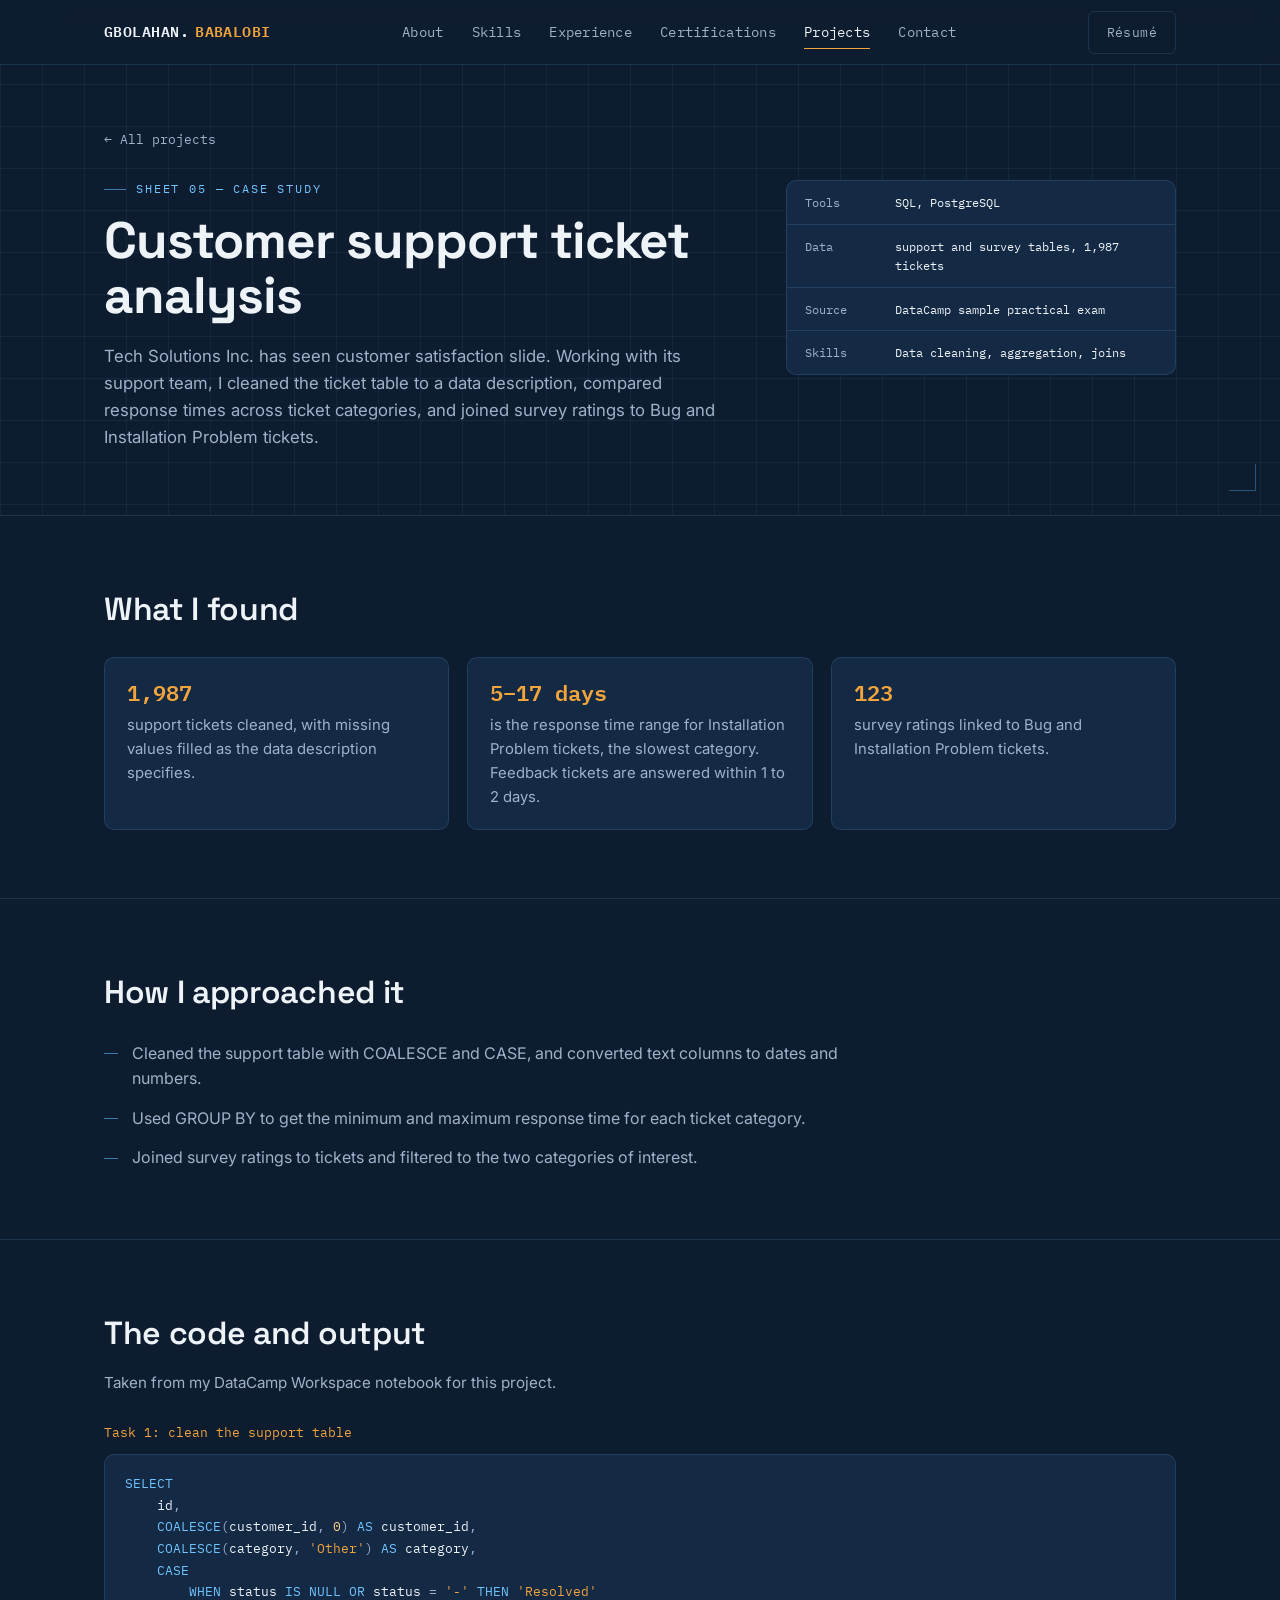
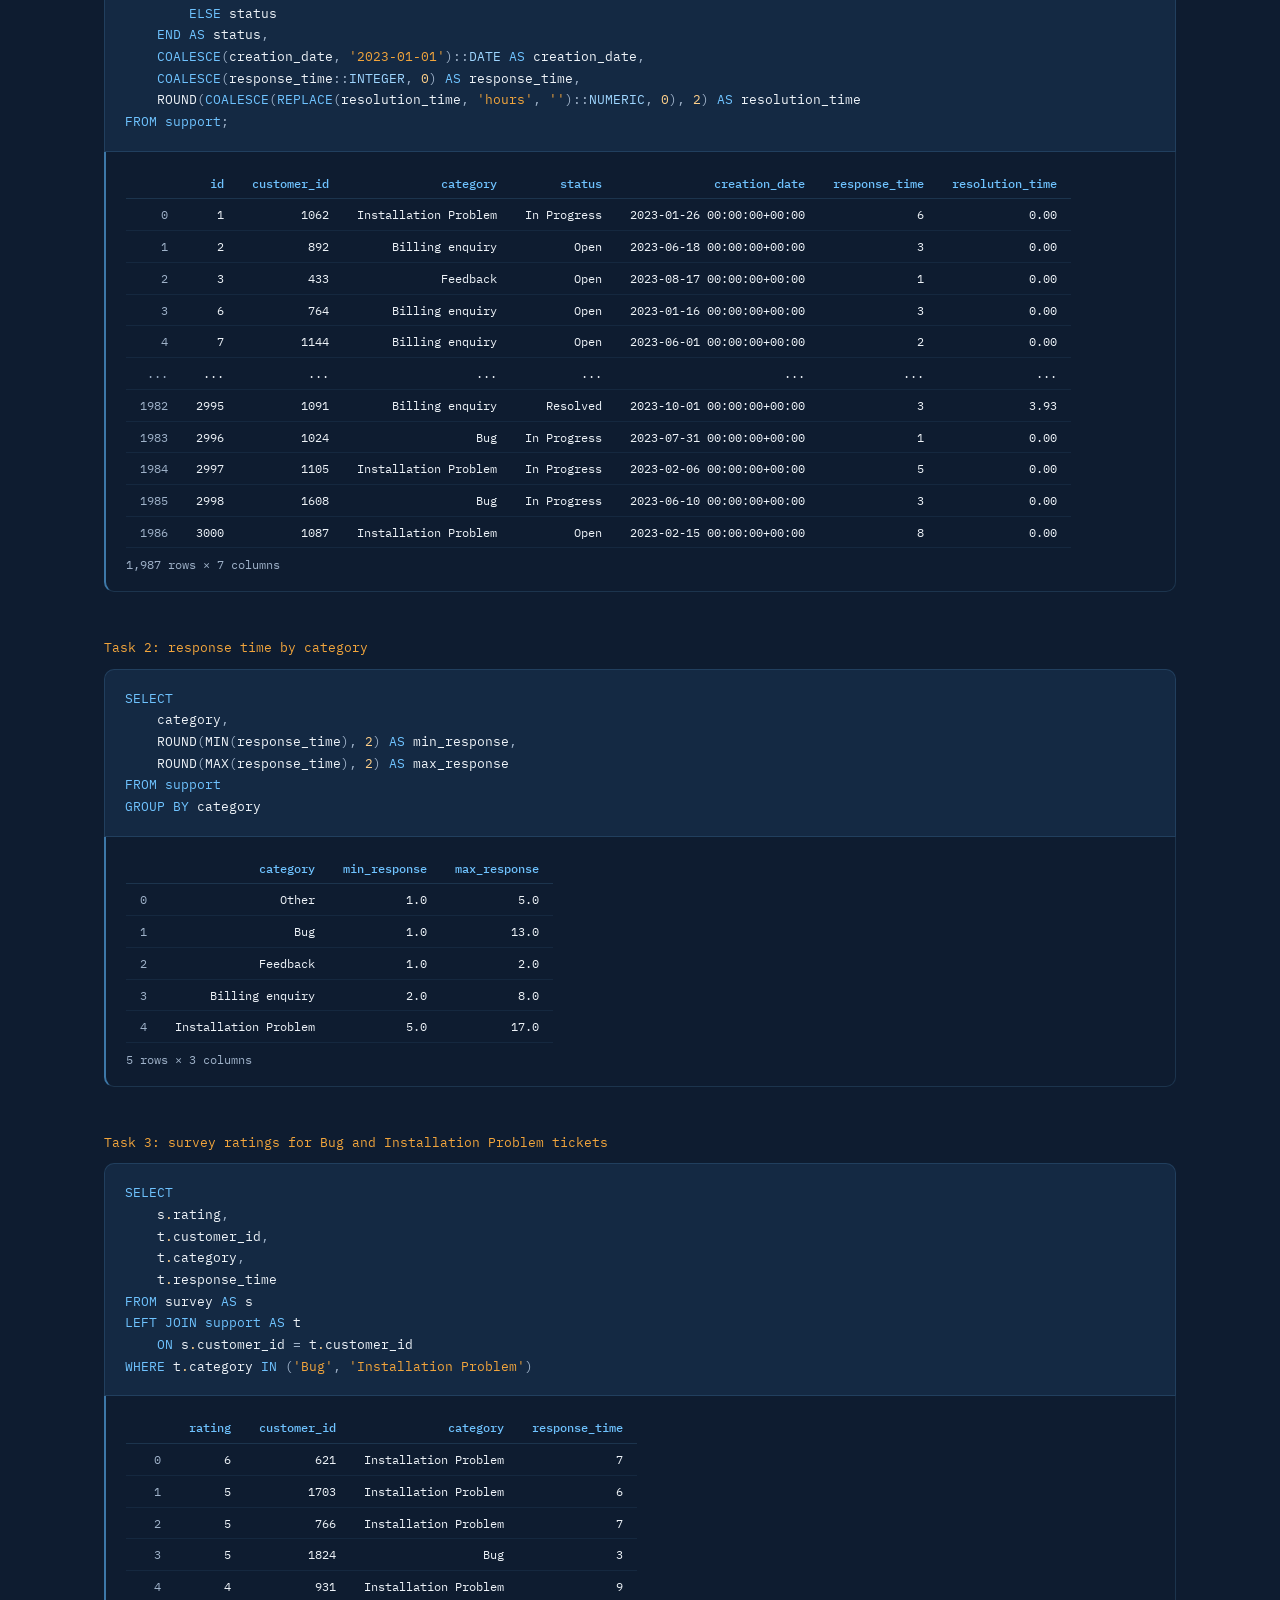
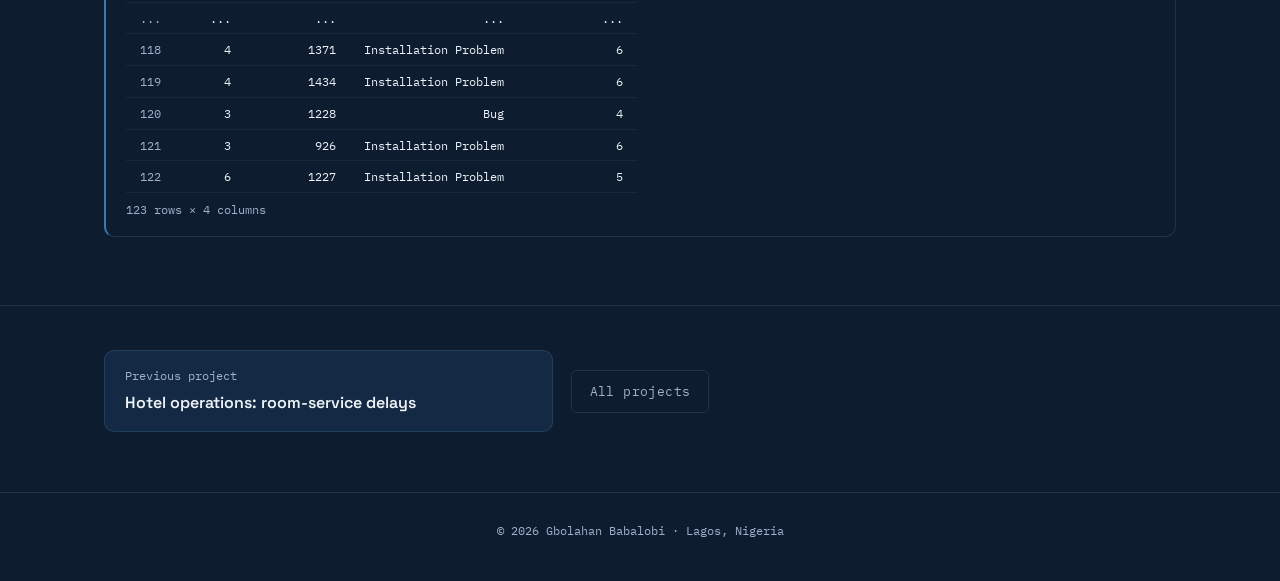
<file: customer-support-tickets.html>
<!DOCTYPE html>
<html lang="en">
<head>
<meta charset="UTF-8" />
<meta name="viewport" content="width=device-width, initial-scale=1.0" />
<title>Customer support ticket analysis — Gbolahan Babalobi</title>
<meta name="description" content="Cleaned a support-ticket table, compared response times across ticket categories, and joined survey ratings to the slowest ones." />
<link rel="preconnect" href="https://fonts.googleapis.com">
<link rel="preconnect" href="https://fonts.gstatic.com" crossorigin>
<link href="https://fonts.googleapis.com/css2?family=Space+Grotesk:wght@500;600;700&family=IBM+Plex+Mono:wght@400;500;600&family=Inter:wght@400;500;600;700&display=swap" rel="stylesheet">
<link rel="stylesheet" href="../assets/case-study.css" />
</head>
<body>

<header class="nav">
  <div class="nav-inner">
    <a href="../index.html#top" class="brand">GBOLAHAN.<span>BABALOBI</span></a>
    <nav class="links" id="navLinks">
      <a href="../index.html#about">About</a>
      <a href="../index.html#skills">Skills</a>
      <a href="../index.html#experience">Experience</a>
      <a href="../index.html#certifications">Certifications</a>
      <a class="active" href="../index.html#projects">Projects</a>
      <a href="../index.html#contact">Contact</a>
    </nav>
    <div class="nav-cta">
      <a class="btn ghost" href="../assets/Gbolahan_Babalobi_Resume.pdf" download>Résumé</a>
      <button class="menu-toggle" id="menuToggle" aria-label="Toggle menu" aria-expanded="false">
        <span></span><span></span><span></span>
      </button>
    </div>
  </div>
</header>

<main id="top">

  <section class="cs-hero">
    <div class="wrap">
      <a class="cs-back" href="../index.html#python-sql">All projects</a>
      <div class="cs-hero-grid">
        <div>
          <div class="eyebrow">Sheet 05 — Case study</div>
          <h1 class="cs-h1">Customer support ticket analysis</h1>
          <p class="cs-lead">Tech Solutions Inc. has seen customer satisfaction slide. Working with its support team, I cleaned the ticket table to a data description, compared response times across ticket categories, and joined survey ratings to Bug and Installation Problem tickets.</p>
        </div>
        <div class="titleblock">
<div class="tb-row"><span class="k">Tools</span><span class="v">SQL, PostgreSQL</span></div>
<div class="tb-row"><span class="k">Data</span><span class="v">support and survey tables, 1,987 tickets</span></div>
<div class="tb-row"><span class="k">Source</span><span class="v">DataCamp sample practical exam</span></div>
<div class="tb-row"><span class="k">Skills</span><span class="v">Data cleaning, aggregation, joins</span></div>
        </div>
      </div>
    </div>
  </section>

  <section class="cs-section">
    <div class="wrap">
      <h2 class="section-title">What I found</h2>
      <div class="cs-findings">
<div class="finding"><div class="num">1,987</div><p>support tickets cleaned, with missing values filled as the data description specifies.</p></div>
<div class="finding"><div class="num">5–17 days</div><p>is the response time range for Installation Problem tickets, the slowest category. Feedback tickets are answered within 1 to 2 days.</p></div>
<div class="finding"><div class="num">123</div><p>survey ratings linked to Bug and Installation Problem tickets.</p></div>
      </div>
      
    </div>
  </section>

  <section class="cs-section">
    <div class="wrap">
      <h2 class="section-title">How I approached it</h2>
      <ul class="cs-approach">
<li>Cleaned the support table with COALESCE and CASE, and converted text columns to dates and numbers.</li>
<li>Used GROUP BY to get the minimum and maximum response time for each ticket category.</li>
<li>Joined survey ratings to tickets and filtered to the two categories of interest.</li>
      </ul>
    </div>
  </section>

  <section class="cs-section" id="work">
    <div class="wrap">
      <h2 class="section-title">The code and output</h2>
      <p class="cs-note">Taken from my DataCamp Workspace notebook for this project.</p>
<div class="nb-cell">
<div class="nb-label">Task 1: clean the support table</div>
<pre class="nb-code" tabindex="0"><code><span class="tok-k">SELECT</span><span class="tok-w"> </span>
<span class="tok-w">	</span><span class="tok-n">id</span><span class="tok-p">,</span>
<span class="tok-w">	</span><span class="tok-k">COALESCE</span><span class="tok-p">(</span><span class="tok-n">customer_id</span><span class="tok-p">,</span><span class="tok-w"> </span><span class="tok-mf">0</span><span class="tok-p">)</span><span class="tok-w"> </span><span class="tok-k">AS</span><span class="tok-w"> </span><span class="tok-n">customer_id</span><span class="tok-p">,</span>
<span class="tok-w">	</span><span class="tok-k">COALESCE</span><span class="tok-p">(</span><span class="tok-n">category</span><span class="tok-p">,</span><span class="tok-w"> </span><span class="tok-s1">'Other'</span><span class="tok-p">)</span><span class="tok-w"> </span><span class="tok-k">AS</span><span class="tok-w"> </span><span class="tok-n">category</span><span class="tok-p">,</span>
<span class="tok-w">	</span><span class="tok-k">CASE</span><span class="tok-w"> </span>
<span class="tok-w">		</span><span class="tok-k">WHEN</span><span class="tok-w"> </span><span class="tok-n">status</span><span class="tok-w"> </span><span class="tok-k">IS</span><span class="tok-w"> </span><span class="tok-k">NULL</span><span class="tok-w"> </span><span class="tok-k">OR</span><span class="tok-w"> </span><span class="tok-n">status</span><span class="tok-w"> </span><span class="tok-o">=</span><span class="tok-w"> </span><span class="tok-s1">'-'</span><span class="tok-w"> </span><span class="tok-k">THEN</span><span class="tok-w"> </span><span class="tok-s1">'Resolved'</span>
<span class="tok-w">		</span><span class="tok-k">ELSE</span><span class="tok-w"> </span><span class="tok-n">status</span>
<span class="tok-w">	</span><span class="tok-k">END</span><span class="tok-w"> </span><span class="tok-k">AS</span><span class="tok-w"> </span><span class="tok-n">status</span><span class="tok-p">,</span>
<span class="tok-w">	</span><span class="tok-k">COALESCE</span><span class="tok-p">(</span><span class="tok-n">creation_date</span><span class="tok-p">,</span><span class="tok-w"> </span><span class="tok-s1">'2023-01-01'</span><span class="tok-p">)</span><span class="tok-o">::</span><span class="tok-nb">DATE</span><span class="tok-w"> </span><span class="tok-k">AS</span><span class="tok-w"> </span><span class="tok-n">creation_date</span><span class="tok-p">,</span>
<span class="tok-w">	</span><span class="tok-k">COALESCE</span><span class="tok-p">(</span><span class="tok-n">response_time</span><span class="tok-o">::</span><span class="tok-nb">INTEGER</span><span class="tok-p">,</span><span class="tok-w"> </span><span class="tok-mf">0</span><span class="tok-p">)</span><span class="tok-w"> </span><span class="tok-k">AS</span><span class="tok-w"> </span><span class="tok-n">response_time</span><span class="tok-p">,</span>
<span class="tok-w">	</span><span class="tok-n">ROUND</span><span class="tok-p">(</span><span class="tok-k">COALESCE</span><span class="tok-p">(</span><span class="tok-k">REPLACE</span><span class="tok-p">(</span><span class="tok-n">resolution_time</span><span class="tok-p">,</span><span class="tok-w"> </span><span class="tok-s1">'hours'</span><span class="tok-p">,</span><span class="tok-w"> </span><span class="tok-s1">''</span><span class="tok-p">)</span><span class="tok-o">::</span><span class="tok-nb">NUMERIC</span><span class="tok-p">,</span><span class="tok-w"> </span><span class="tok-mf">0</span><span class="tok-p">),</span><span class="tok-w"> </span><span class="tok-mf">2</span><span class="tok-p">)</span><span class="tok-w"> </span><span class="tok-k">AS</span><span class="tok-w"> </span><span class="tok-n">resolution_time</span>
<span class="tok-k">FROM</span><span class="tok-w"> </span><span class="tok-k">support</span><span class="tok-p">;</span></code></pre>
<div class="nb-out">
<div class="nb-table" tabindex="0"><div>

<table class="dataframe">
  <thead>
    <tr>
      <th></th>
      <th>id</th>
      <th>customer_id</th>
      <th>category</th>
      <th>status</th>
      <th>creation_date</th>
      <th>response_time</th>
      <th>resolution_time</th>
    </tr>
  </thead>
  <tbody>
    <tr>
      <th>0</th>
      <td>1</td>
      <td>1062</td>
      <td>Installation Problem</td>
      <td>In Progress</td>
      <td>2023-01-26 00:00:00+00:00</td>
      <td>6</td>
      <td>0.00</td>
    </tr>
    <tr>
      <th>1</th>
      <td>2</td>
      <td>892</td>
      <td>Billing enquiry</td>
      <td>Open</td>
      <td>2023-06-18 00:00:00+00:00</td>
      <td>3</td>
      <td>0.00</td>
    </tr>
    <tr>
      <th>2</th>
      <td>3</td>
      <td>433</td>
      <td>Feedback</td>
      <td>Open</td>
      <td>2023-08-17 00:00:00+00:00</td>
      <td>1</td>
      <td>0.00</td>
    </tr>
    <tr>
      <th>3</th>
      <td>6</td>
      <td>764</td>
      <td>Billing enquiry</td>
      <td>Open</td>
      <td>2023-01-16 00:00:00+00:00</td>
      <td>3</td>
      <td>0.00</td>
    </tr>
    <tr>
      <th>4</th>
      <td>7</td>
      <td>1144</td>
      <td>Billing enquiry</td>
      <td>Open</td>
      <td>2023-06-01 00:00:00+00:00</td>
      <td>2</td>
      <td>0.00</td>
    </tr>
    <tr>
      <th>...</th>
      <td>...</td>
      <td>...</td>
      <td>...</td>
      <td>...</td>
      <td>...</td>
      <td>...</td>
      <td>...</td>
    </tr>
    <tr>
      <th>1982</th>
      <td>2995</td>
      <td>1091</td>
      <td>Billing enquiry</td>
      <td>Resolved</td>
      <td>2023-10-01 00:00:00+00:00</td>
      <td>3</td>
      <td>3.93</td>
    </tr>
    <tr>
      <th>1983</th>
      <td>2996</td>
      <td>1024</td>
      <td>Bug</td>
      <td>In Progress</td>
      <td>2023-07-31 00:00:00+00:00</td>
      <td>1</td>
      <td>0.00</td>
    </tr>
    <tr>
      <th>1984</th>
      <td>2997</td>
      <td>1105</td>
      <td>Installation Problem</td>
      <td>In Progress</td>
      <td>2023-02-06 00:00:00+00:00</td>
      <td>5</td>
      <td>0.00</td>
    </tr>
    <tr>
      <th>1985</th>
      <td>2998</td>
      <td>1608</td>
      <td>Bug</td>
      <td>In Progress</td>
      <td>2023-06-10 00:00:00+00:00</td>
      <td>3</td>
      <td>0.00</td>
    </tr>
    <tr>
      <th>1986</th>
      <td>3000</td>
      <td>1087</td>
      <td>Installation Problem</td>
      <td>Open</td>
      <td>2023-02-15 00:00:00+00:00</td>
      <td>8</td>
      <td>0.00</td>
    </tr>
  </tbody>
</table>

</div></div><div class="nb-cap">1,987 rows × 7 columns</div>
</div>
</div>
<div class="nb-cell">
<div class="nb-label">Task 2: response time by category</div>
<pre class="nb-code" tabindex="0"><code><span class="tok-k">SELECT</span><span class="tok-w"> </span>
<span class="tok-w">	</span><span class="tok-n">category</span><span class="tok-p">,</span>
<span class="tok-w">	</span><span class="tok-n">ROUND</span><span class="tok-p">(</span><span class="tok-n">MIN</span><span class="tok-p">(</span><span class="tok-n">response_time</span><span class="tok-p">),</span><span class="tok-w"> </span><span class="tok-mf">2</span><span class="tok-p">)</span><span class="tok-w"> </span><span class="tok-k">AS</span><span class="tok-w"> </span><span class="tok-n">min_response</span><span class="tok-p">,</span>
<span class="tok-w">	</span><span class="tok-n">ROUND</span><span class="tok-p">(</span><span class="tok-n">MAX</span><span class="tok-p">(</span><span class="tok-n">response_time</span><span class="tok-p">),</span><span class="tok-w"> </span><span class="tok-mf">2</span><span class="tok-p">)</span><span class="tok-w"> </span><span class="tok-k">AS</span><span class="tok-w"> </span><span class="tok-n">max_response</span>
<span class="tok-k">FROM</span><span class="tok-w"> </span><span class="tok-k">support</span>
<span class="tok-k">GROUP</span><span class="tok-w"> </span><span class="tok-k">BY</span><span class="tok-w"> </span><span class="tok-n">category</span></code></pre>
<div class="nb-out">
<div class="nb-table" tabindex="0"><div>

<table class="dataframe">
  <thead>
    <tr>
      <th></th>
      <th>category</th>
      <th>min_response</th>
      <th>max_response</th>
    </tr>
  </thead>
  <tbody>
    <tr>
      <th>0</th>
      <td>Other</td>
      <td>1.0</td>
      <td>5.0</td>
    </tr>
    <tr>
      <th>1</th>
      <td>Bug</td>
      <td>1.0</td>
      <td>13.0</td>
    </tr>
    <tr>
      <th>2</th>
      <td>Feedback</td>
      <td>1.0</td>
      <td>2.0</td>
    </tr>
    <tr>
      <th>3</th>
      <td>Billing enquiry</td>
      <td>2.0</td>
      <td>8.0</td>
    </tr>
    <tr>
      <th>4</th>
      <td>Installation Problem</td>
      <td>5.0</td>
      <td>17.0</td>
    </tr>
  </tbody>
</table>
</div></div><div class="nb-cap">5 rows × 3 columns</div>
</div>
</div>
<div class="nb-cell">
<div class="nb-label">Task 3: survey ratings for Bug and Installation Problem tickets</div>
<pre class="nb-code" tabindex="0"><code><span class="tok-k">SELECT</span><span class="tok-w"> </span>
<span class="tok-w">	</span><span class="tok-n">s</span><span class="tok-mf">.</span><span class="tok-n">rating</span><span class="tok-p">,</span>
<span class="tok-w">	</span><span class="tok-n">t</span><span class="tok-mf">.</span><span class="tok-n">customer_id</span><span class="tok-p">,</span>
<span class="tok-w">	</span><span class="tok-n">t</span><span class="tok-mf">.</span><span class="tok-n">category</span><span class="tok-p">,</span>
<span class="tok-w">	</span><span class="tok-n">t</span><span class="tok-mf">.</span><span class="tok-n">response_time</span>
<span class="tok-k">FROM</span><span class="tok-w"> </span><span class="tok-n">survey</span><span class="tok-w"> </span><span class="tok-k">AS</span><span class="tok-w"> </span><span class="tok-n">s</span>
<span class="tok-k">LEFT</span><span class="tok-w"> </span><span class="tok-k">JOIN</span><span class="tok-w"> </span><span class="tok-k">support</span><span class="tok-w"> </span><span class="tok-k">AS</span><span class="tok-w"> </span><span class="tok-n">t</span><span class="tok-w"> </span>
<span class="tok-w">	</span><span class="tok-k">ON</span><span class="tok-w"> </span><span class="tok-n">s</span><span class="tok-mf">.</span><span class="tok-n">customer_id</span><span class="tok-w"> </span><span class="tok-o">=</span><span class="tok-w"> </span><span class="tok-n">t</span><span class="tok-mf">.</span><span class="tok-n">customer_id</span>
<span class="tok-k">WHERE</span><span class="tok-w"> </span><span class="tok-n">t</span><span class="tok-mf">.</span><span class="tok-n">category</span><span class="tok-w"> </span><span class="tok-k">IN</span><span class="tok-w"> </span><span class="tok-p">(</span><span class="tok-s1">'Bug'</span><span class="tok-p">,</span><span class="tok-w"> </span><span class="tok-s1">'Installation Problem'</span><span class="tok-p">)</span></code></pre>
<div class="nb-out">
<div class="nb-table" tabindex="0"><div>

<table class="dataframe">
  <thead>
    <tr>
      <th></th>
      <th>rating</th>
      <th>customer_id</th>
      <th>category</th>
      <th>response_time</th>
    </tr>
  </thead>
  <tbody>
    <tr>
      <th>0</th>
      <td>6</td>
      <td>621</td>
      <td>Installation Problem</td>
      <td>7</td>
    </tr>
    <tr>
      <th>1</th>
      <td>5</td>
      <td>1703</td>
      <td>Installation Problem</td>
      <td>6</td>
    </tr>
    <tr>
      <th>2</th>
      <td>5</td>
      <td>766</td>
      <td>Installation Problem</td>
      <td>7</td>
    </tr>
    <tr>
      <th>3</th>
      <td>5</td>
      <td>1824</td>
      <td>Bug</td>
      <td>3</td>
    </tr>
    <tr>
      <th>4</th>
      <td>4</td>
      <td>931</td>
      <td>Installation Problem</td>
      <td>9</td>
    </tr>
    <tr>
      <th>...</th>
      <td>...</td>
      <td>...</td>
      <td>...</td>
      <td>...</td>
    </tr>
    <tr>
      <th>118</th>
      <td>4</td>
      <td>1371</td>
      <td>Installation Problem</td>
      <td>6</td>
    </tr>
    <tr>
      <th>119</th>
      <td>4</td>
      <td>1434</td>
      <td>Installation Problem</td>
      <td>6</td>
    </tr>
    <tr>
      <th>120</th>
      <td>3</td>
      <td>1228</td>
      <td>Bug</td>
      <td>4</td>
    </tr>
    <tr>
      <th>121</th>
      <td>3</td>
      <td>926</td>
      <td>Installation Problem</td>
      <td>6</td>
    </tr>
    <tr>
      <th>122</th>
      <td>6</td>
      <td>1227</td>
      <td>Installation Problem</td>
      <td>5</td>
    </tr>
  </tbody>
</table>

</div></div><div class="nb-cap">123 rows × 4 columns</div>
</div>
</div>
    </div>
  </section>

  <nav class="cs-pager" aria-label="More projects">
    <div class="wrap">
      <a class="pg prev" href="hotel-operations.html"><small>Previous project</small><strong>Hotel operations: room-service delays</strong></a>
      <a class="btn ghost" href="../index.html#python-sql">All projects</a>
      <span></span>
    </div>
  </nav>

</main>

<footer class="foot">
  © <span id="year"></span> Gbolahan Babalobi · Lagos, Nigeria
</footer>

<script>
  document.getElementById('year').textContent = new Date().getFullYear();
  const menuToggle = document.getElementById('menuToggle');
  const navLinks = document.getElementById('navLinks');
  menuToggle.addEventListener('click', () => {
    const isOpen = navLinks.classList.toggle('open');
    menuToggle.classList.toggle('open', isOpen);
    menuToggle.setAttribute('aria-expanded', isOpen);
  });
  navLinks.querySelectorAll('a').forEach(a => {
    a.addEventListener('click', () => {
      navLinks.classList.remove('open');
      menuToggle.classList.remove('open');
      menuToggle.setAttribute('aria-expanded', 'false');
    });
  });
</script>

</body>
</html>
</file>
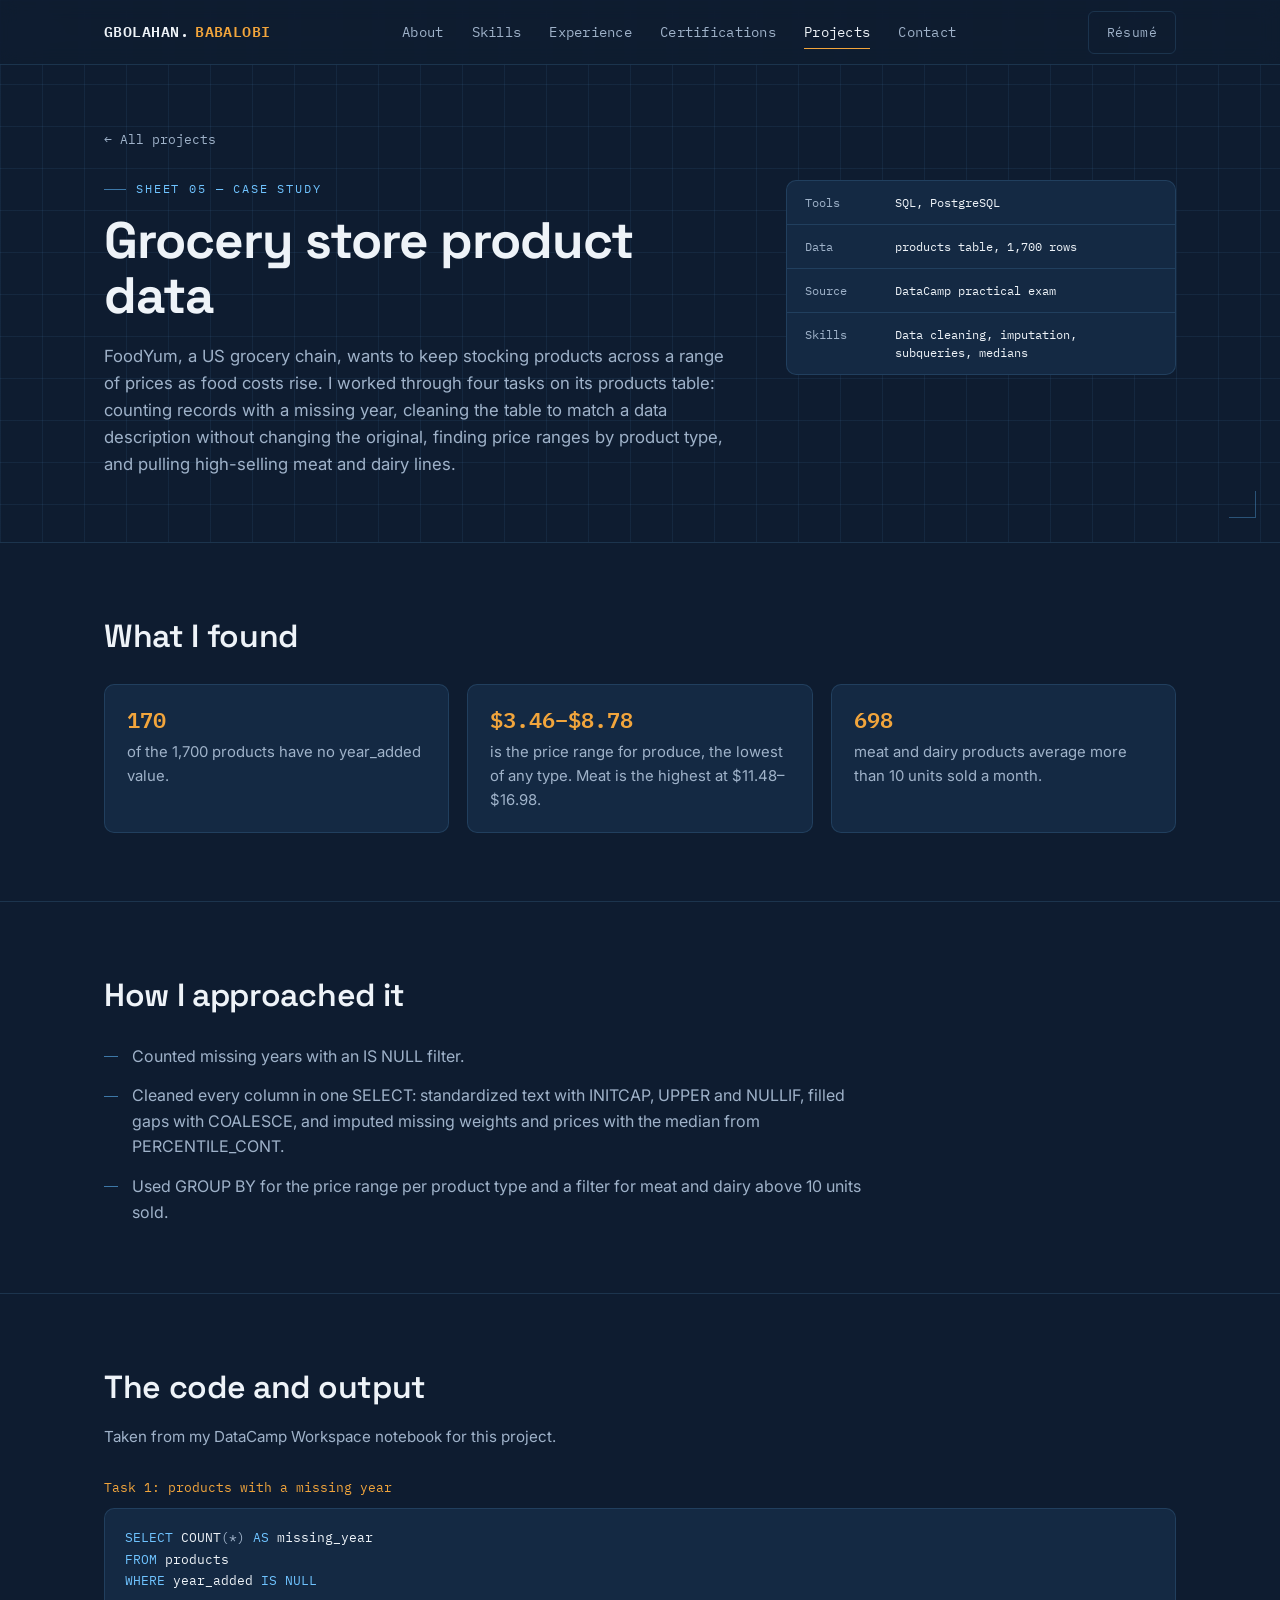
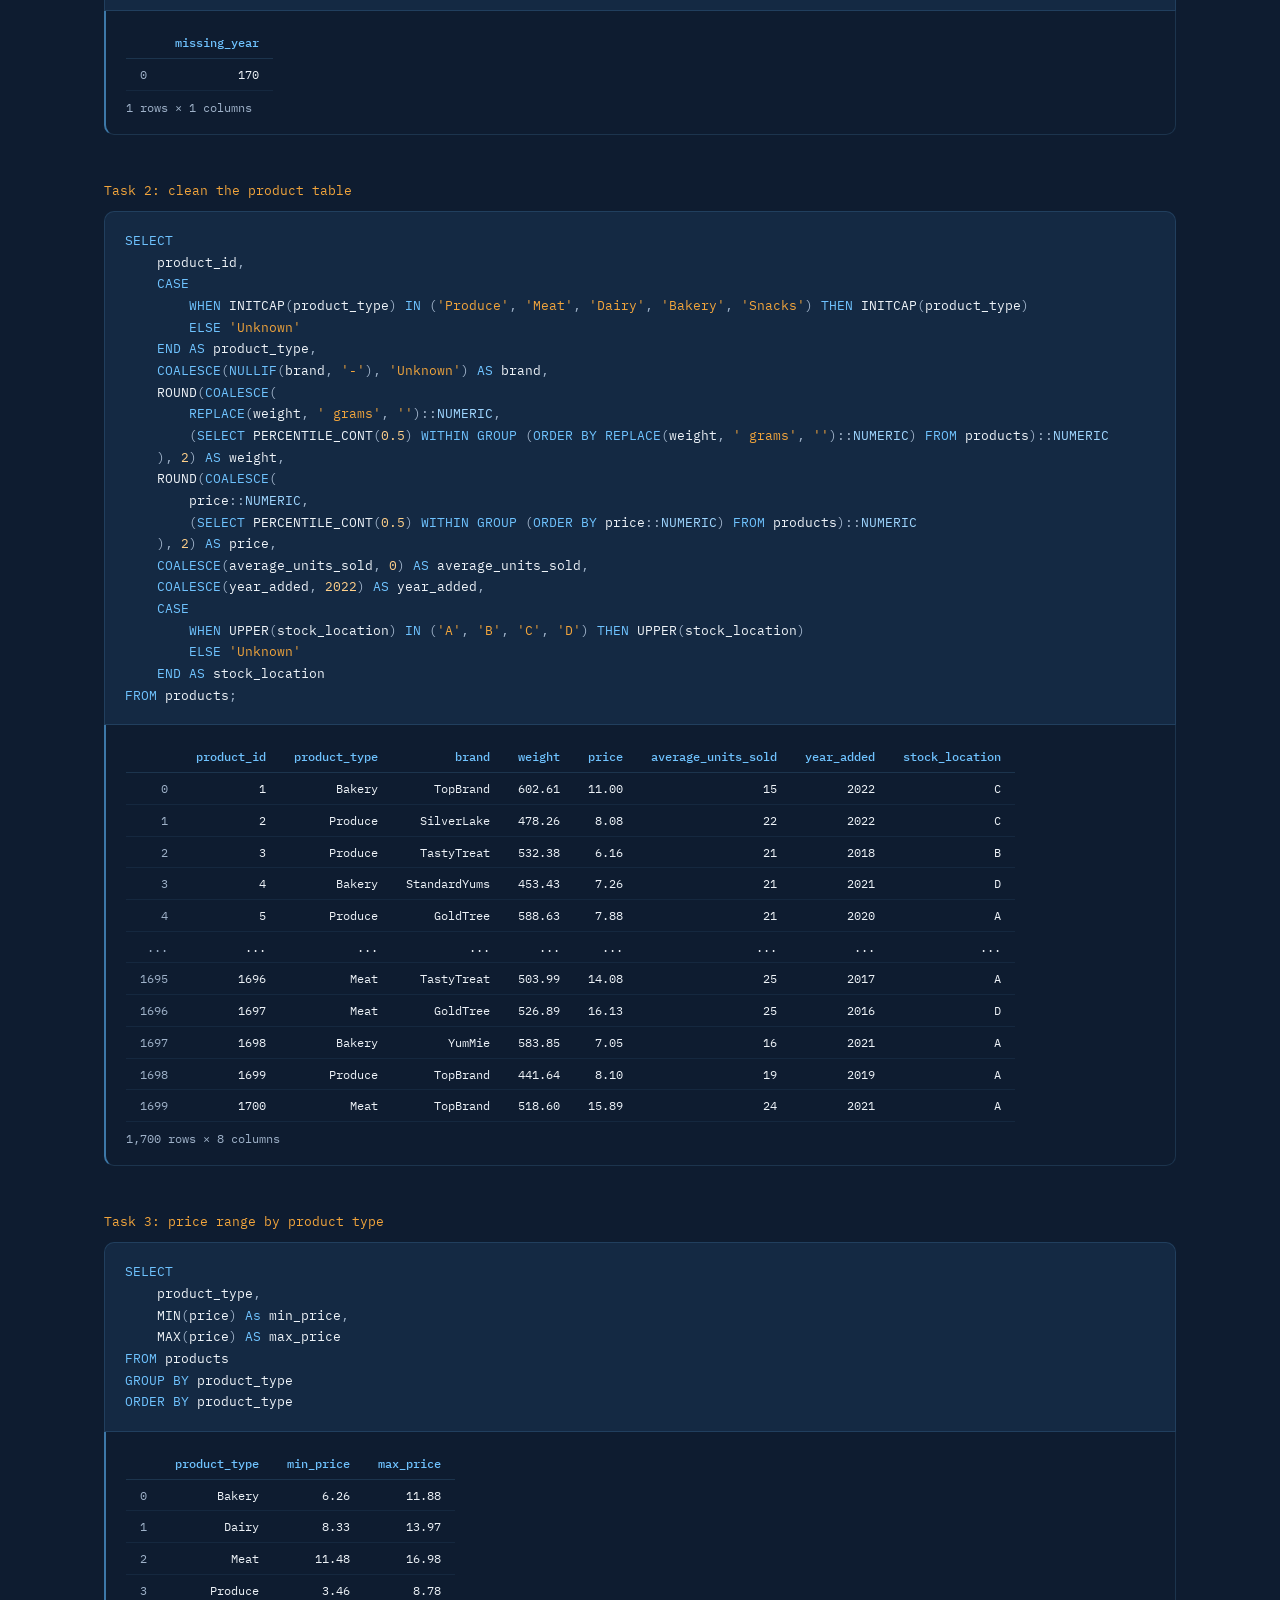
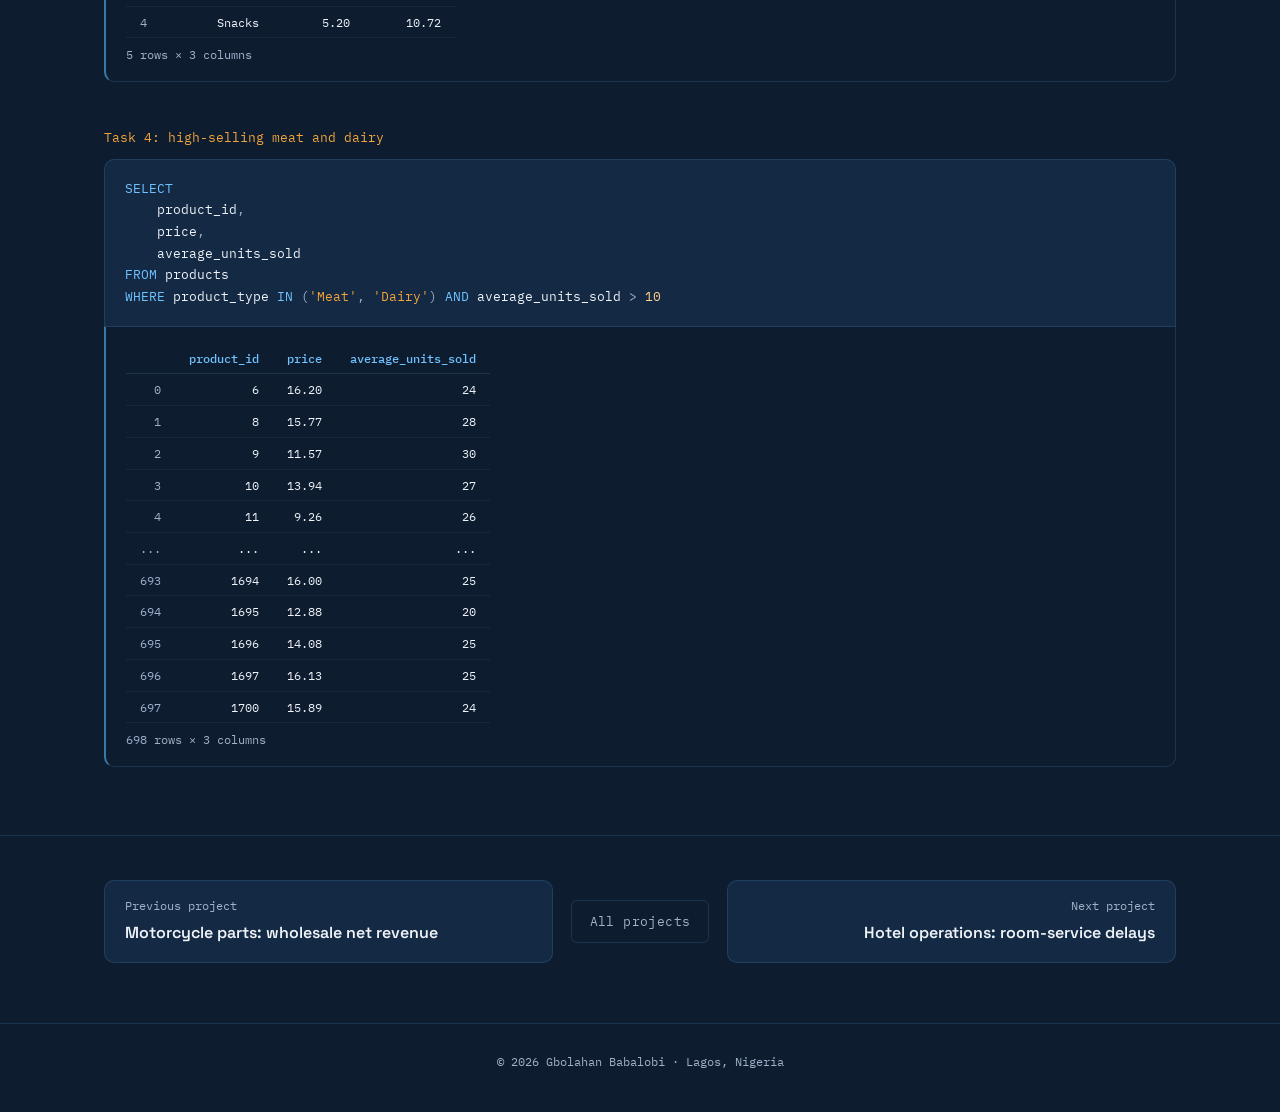
<file: grocery-store-sales.html>
<!DOCTYPE html>
<html lang="en">
<head>
<meta charset="UTF-8" />
<meta name="viewport" content="width=device-width, initial-scale=1.0" />
<title>Grocery store product data — Gbolahan Babalobi</title>
<meta name="description" content="Cleaned a 1,700-row product table to a data description in SQL, then summarized prices by product type." />
<link rel="preconnect" href="https://fonts.googleapis.com">
<link rel="preconnect" href="https://fonts.gstatic.com" crossorigin>
<link href="https://fonts.googleapis.com/css2?family=Space+Grotesk:wght@500;600;700&family=IBM+Plex+Mono:wght@400;500;600&family=Inter:wght@400;500;600;700&display=swap" rel="stylesheet">
<link rel="stylesheet" href="../assets/case-study.css" />
</head>
<body>

<header class="nav">
  <div class="nav-inner">
    <a href="../index.html#top" class="brand">GBOLAHAN.<span>BABALOBI</span></a>
    <nav class="links" id="navLinks">
      <a href="../index.html#about">About</a>
      <a href="../index.html#skills">Skills</a>
      <a href="../index.html#experience">Experience</a>
      <a href="../index.html#certifications">Certifications</a>
      <a class="active" href="../index.html#projects">Projects</a>
      <a href="../index.html#contact">Contact</a>
    </nav>
    <div class="nav-cta">
      <a class="btn ghost" href="../assets/Gbolahan_Babalobi_Resume.pdf" download>Résumé</a>
      <button class="menu-toggle" id="menuToggle" aria-label="Toggle menu" aria-expanded="false">
        <span></span><span></span><span></span>
      </button>
    </div>
  </div>
</header>

<main id="top">

  <section class="cs-hero">
    <div class="wrap">
      <a class="cs-back" href="../index.html#python-sql">All projects</a>
      <div class="cs-hero-grid">
        <div>
          <div class="eyebrow">Sheet 05 — Case study</div>
          <h1 class="cs-h1">Grocery store product data</h1>
          <p class="cs-lead">FoodYum, a US grocery chain, wants to keep stocking products across a range of prices as food costs rise. I worked through four tasks on its products table: counting records with a missing year, cleaning the table to match a data description without changing the original, finding price ranges by product type, and pulling high-selling meat and dairy lines.</p>
        </div>
        <div class="titleblock">
<div class="tb-row"><span class="k">Tools</span><span class="v">SQL, PostgreSQL</span></div>
<div class="tb-row"><span class="k">Data</span><span class="v">products table, 1,700 rows</span></div>
<div class="tb-row"><span class="k">Source</span><span class="v">DataCamp practical exam</span></div>
<div class="tb-row"><span class="k">Skills</span><span class="v">Data cleaning, imputation, subqueries, medians</span></div>
        </div>
      </div>
    </div>
  </section>

  <section class="cs-section">
    <div class="wrap">
      <h2 class="section-title">What I found</h2>
      <div class="cs-findings">
<div class="finding"><div class="num">170</div><p>of the 1,700 products have no year_added value.</p></div>
<div class="finding"><div class="num">$3.46–$8.78</div><p>is the price range for produce, the lowest of any type. Meat is the highest at $11.48–$16.98.</p></div>
<div class="finding"><div class="num">698</div><p>meat and dairy products average more than 10 units sold a month.</p></div>
      </div>
      
    </div>
  </section>

  <section class="cs-section">
    <div class="wrap">
      <h2 class="section-title">How I approached it</h2>
      <ul class="cs-approach">
<li>Counted missing years with an IS NULL filter.</li>
<li>Cleaned every column in one SELECT: standardized text with INITCAP, UPPER and NULLIF, filled gaps with COALESCE, and imputed missing weights and prices with the median from PERCENTILE_CONT.</li>
<li>Used GROUP BY for the price range per product type and a filter for meat and dairy above 10 units sold.</li>
      </ul>
    </div>
  </section>

  <section class="cs-section" id="work">
    <div class="wrap">
      <h2 class="section-title">The code and output</h2>
      <p class="cs-note">Taken from my DataCamp Workspace notebook for this project.</p>
<div class="nb-cell">
<div class="nb-label">Task 1: products with a missing year</div>
<pre class="nb-code" tabindex="0"><code><span class="tok-k">SELECT</span><span class="tok-w"> </span><span class="tok-n">COUNT</span><span class="tok-p">(</span><span class="tok-o">*</span><span class="tok-p">)</span><span class="tok-w"> </span><span class="tok-k">AS</span><span class="tok-w"> </span><span class="tok-n">missing_year</span>
<span class="tok-k">FROM</span><span class="tok-w"> </span><span class="tok-n">products</span>
<span class="tok-k">WHERE</span><span class="tok-w"> </span><span class="tok-n">year_added</span><span class="tok-w"> </span><span class="tok-k">IS</span><span class="tok-w"> </span><span class="tok-k">NULL</span></code></pre>
<div class="nb-out">
<div class="nb-table" tabindex="0"><div>

<table class="dataframe">
  <thead>
    <tr>
      <th></th>
      <th>missing_year</th>
    </tr>
  </thead>
  <tbody>
    <tr>
      <th>0</th>
      <td>170</td>
    </tr>
  </tbody>
</table>
</div></div><div class="nb-cap">1 rows × 1 columns</div>
</div>
</div>
<div class="nb-cell">
<div class="nb-label">Task 2: clean the product table</div>
<pre class="nb-code" tabindex="0"><code><span class="tok-k">SELECT</span>
<span class="tok-w">	</span><span class="tok-n">product_id</span><span class="tok-p">,</span>
<span class="tok-w">	</span><span class="tok-k">CASE</span>
<span class="tok-w">		</span><span class="tok-k">WHEN</span><span class="tok-w"> </span><span class="tok-n">INITCAP</span><span class="tok-p">(</span><span class="tok-n">product_type</span><span class="tok-p">)</span><span class="tok-w"> </span><span class="tok-k">IN</span><span class="tok-w"> </span><span class="tok-p">(</span><span class="tok-s1">'Produce'</span><span class="tok-p">,</span><span class="tok-w"> </span><span class="tok-s1">'Meat'</span><span class="tok-p">,</span><span class="tok-w"> </span><span class="tok-s1">'Dairy'</span><span class="tok-p">,</span><span class="tok-w"> </span><span class="tok-s1">'Bakery'</span><span class="tok-p">,</span><span class="tok-w"> </span><span class="tok-s1">'Snacks'</span><span class="tok-p">)</span><span class="tok-w"> </span><span class="tok-k">THEN</span><span class="tok-w"> </span><span class="tok-n">INITCAP</span><span class="tok-p">(</span><span class="tok-n">product_type</span><span class="tok-p">)</span>
<span class="tok-w">		</span><span class="tok-k">ELSE</span><span class="tok-w"> </span><span class="tok-s1">'Unknown'</span>
<span class="tok-w">	</span><span class="tok-k">END</span><span class="tok-w"> </span><span class="tok-k">AS</span><span class="tok-w"> </span><span class="tok-n">product_type</span><span class="tok-p">,</span>
<span class="tok-w">	</span><span class="tok-k">COALESCE</span><span class="tok-p">(</span><span class="tok-k">NULLIF</span><span class="tok-p">(</span><span class="tok-n">brand</span><span class="tok-p">,</span><span class="tok-w"> </span><span class="tok-s1">'-'</span><span class="tok-p">),</span><span class="tok-w"> </span><span class="tok-s1">'Unknown'</span><span class="tok-p">)</span><span class="tok-w"> </span><span class="tok-k">AS</span><span class="tok-w"> </span><span class="tok-n">brand</span><span class="tok-p">,</span>
<span class="tok-w">	</span><span class="tok-n">ROUND</span><span class="tok-p">(</span><span class="tok-k">COALESCE</span><span class="tok-p">(</span>
<span class="tok-w">		</span><span class="tok-k">REPLACE</span><span class="tok-p">(</span><span class="tok-n">weight</span><span class="tok-p">,</span><span class="tok-w"> </span><span class="tok-s1">' grams'</span><span class="tok-p">,</span><span class="tok-w"> </span><span class="tok-s1">''</span><span class="tok-p">)</span><span class="tok-o">::</span><span class="tok-nb">NUMERIC</span><span class="tok-p">,</span>
<span class="tok-w">		</span><span class="tok-p">(</span><span class="tok-k">SELECT</span><span class="tok-w"> </span><span class="tok-n">PERCENTILE_CONT</span><span class="tok-p">(</span><span class="tok-mf">0.5</span><span class="tok-p">)</span><span class="tok-w"> </span><span class="tok-k">WITHIN</span><span class="tok-w"> </span><span class="tok-k">GROUP</span><span class="tok-w"> </span><span class="tok-p">(</span><span class="tok-k">ORDER</span><span class="tok-w"> </span><span class="tok-k">BY</span><span class="tok-w"> </span><span class="tok-k">REPLACE</span><span class="tok-p">(</span><span class="tok-n">weight</span><span class="tok-p">,</span><span class="tok-w"> </span><span class="tok-s1">' grams'</span><span class="tok-p">,</span><span class="tok-w"> </span><span class="tok-s1">''</span><span class="tok-p">)</span><span class="tok-o">::</span><span class="tok-nb">NUMERIC</span><span class="tok-p">)</span><span class="tok-w"> </span><span class="tok-k">FROM</span><span class="tok-w"> </span><span class="tok-n">products</span><span class="tok-p">)</span><span class="tok-o">::</span><span class="tok-nb">NUMERIC</span>
<span class="tok-w">	</span><span class="tok-p">),</span><span class="tok-w"> </span><span class="tok-mf">2</span><span class="tok-p">)</span><span class="tok-w"> </span><span class="tok-k">AS</span><span class="tok-w"> </span><span class="tok-n">weight</span><span class="tok-p">,</span>
<span class="tok-w">	</span><span class="tok-n">ROUND</span><span class="tok-p">(</span><span class="tok-k">COALESCE</span><span class="tok-p">(</span>
<span class="tok-w">		</span><span class="tok-n">price</span><span class="tok-o">::</span><span class="tok-nb">NUMERIC</span><span class="tok-p">,</span>
<span class="tok-w">		</span><span class="tok-p">(</span><span class="tok-k">SELECT</span><span class="tok-w"> </span><span class="tok-n">PERCENTILE_CONT</span><span class="tok-p">(</span><span class="tok-mf">0.5</span><span class="tok-p">)</span><span class="tok-w"> </span><span class="tok-k">WITHIN</span><span class="tok-w"> </span><span class="tok-k">GROUP</span><span class="tok-w"> </span><span class="tok-p">(</span><span class="tok-k">ORDER</span><span class="tok-w"> </span><span class="tok-k">BY</span><span class="tok-w"> </span><span class="tok-n">price</span><span class="tok-o">::</span><span class="tok-nb">NUMERIC</span><span class="tok-p">)</span><span class="tok-w"> </span><span class="tok-k">FROM</span><span class="tok-w"> </span><span class="tok-n">products</span><span class="tok-p">)</span><span class="tok-o">::</span><span class="tok-nb">NUMERIC</span>
<span class="tok-w">	</span><span class="tok-p">),</span><span class="tok-w"> </span><span class="tok-mf">2</span><span class="tok-p">)</span><span class="tok-w"> </span><span class="tok-k">AS</span><span class="tok-w"> </span><span class="tok-n">price</span><span class="tok-p">,</span>
<span class="tok-w">	</span><span class="tok-k">COALESCE</span><span class="tok-p">(</span><span class="tok-n">average_units_sold</span><span class="tok-p">,</span><span class="tok-w"> </span><span class="tok-mf">0</span><span class="tok-p">)</span><span class="tok-w"> </span><span class="tok-k">AS</span><span class="tok-w"> </span><span class="tok-n">average_units_sold</span><span class="tok-p">,</span>
<span class="tok-w">	</span><span class="tok-k">COALESCE</span><span class="tok-p">(</span><span class="tok-n">year_added</span><span class="tok-p">,</span><span class="tok-w"> </span><span class="tok-mf">2022</span><span class="tok-p">)</span><span class="tok-w"> </span><span class="tok-k">AS</span><span class="tok-w"> </span><span class="tok-n">year_added</span><span class="tok-p">,</span>
<span class="tok-w">	</span><span class="tok-k">CASE</span>
<span class="tok-w">		</span><span class="tok-k">WHEN</span><span class="tok-w"> </span><span class="tok-n">UPPER</span><span class="tok-p">(</span><span class="tok-n">stock_location</span><span class="tok-p">)</span><span class="tok-w"> </span><span class="tok-k">IN</span><span class="tok-w"> </span><span class="tok-p">(</span><span class="tok-s1">'A'</span><span class="tok-p">,</span><span class="tok-w"> </span><span class="tok-s1">'B'</span><span class="tok-p">,</span><span class="tok-w"> </span><span class="tok-s1">'C'</span><span class="tok-p">,</span><span class="tok-w"> </span><span class="tok-s1">'D'</span><span class="tok-p">)</span><span class="tok-w"> </span><span class="tok-k">THEN</span><span class="tok-w"> </span><span class="tok-n">UPPER</span><span class="tok-p">(</span><span class="tok-n">stock_location</span><span class="tok-p">)</span>
<span class="tok-w">		</span><span class="tok-k">ELSE</span><span class="tok-w"> </span><span class="tok-s1">'Unknown'</span>
<span class="tok-w">	</span><span class="tok-k">END</span><span class="tok-w"> </span><span class="tok-k">AS</span><span class="tok-w"> </span><span class="tok-n">stock_location</span>
<span class="tok-k">FROM</span><span class="tok-w"> </span><span class="tok-n">products</span><span class="tok-p">;</span></code></pre>
<div class="nb-out">
<div class="nb-table" tabindex="0"><div>

<table class="dataframe">
  <thead>
    <tr>
      <th></th>
      <th>product_id</th>
      <th>product_type</th>
      <th>brand</th>
      <th>weight</th>
      <th>price</th>
      <th>average_units_sold</th>
      <th>year_added</th>
      <th>stock_location</th>
    </tr>
  </thead>
  <tbody>
    <tr>
      <th>0</th>
      <td>1</td>
      <td>Bakery</td>
      <td>TopBrand</td>
      <td>602.61</td>
      <td>11.00</td>
      <td>15</td>
      <td>2022</td>
      <td>C</td>
    </tr>
    <tr>
      <th>1</th>
      <td>2</td>
      <td>Produce</td>
      <td>SilverLake</td>
      <td>478.26</td>
      <td>8.08</td>
      <td>22</td>
      <td>2022</td>
      <td>C</td>
    </tr>
    <tr>
      <th>2</th>
      <td>3</td>
      <td>Produce</td>
      <td>TastyTreat</td>
      <td>532.38</td>
      <td>6.16</td>
      <td>21</td>
      <td>2018</td>
      <td>B</td>
    </tr>
    <tr>
      <th>3</th>
      <td>4</td>
      <td>Bakery</td>
      <td>StandardYums</td>
      <td>453.43</td>
      <td>7.26</td>
      <td>21</td>
      <td>2021</td>
      <td>D</td>
    </tr>
    <tr>
      <th>4</th>
      <td>5</td>
      <td>Produce</td>
      <td>GoldTree</td>
      <td>588.63</td>
      <td>7.88</td>
      <td>21</td>
      <td>2020</td>
      <td>A</td>
    </tr>
    <tr>
      <th>...</th>
      <td>...</td>
      <td>...</td>
      <td>...</td>
      <td>...</td>
      <td>...</td>
      <td>...</td>
      <td>...</td>
      <td>...</td>
    </tr>
    <tr>
      <th>1695</th>
      <td>1696</td>
      <td>Meat</td>
      <td>TastyTreat</td>
      <td>503.99</td>
      <td>14.08</td>
      <td>25</td>
      <td>2017</td>
      <td>A</td>
    </tr>
    <tr>
      <th>1696</th>
      <td>1697</td>
      <td>Meat</td>
      <td>GoldTree</td>
      <td>526.89</td>
      <td>16.13</td>
      <td>25</td>
      <td>2016</td>
      <td>D</td>
    </tr>
    <tr>
      <th>1697</th>
      <td>1698</td>
      <td>Bakery</td>
      <td>YumMie</td>
      <td>583.85</td>
      <td>7.05</td>
      <td>16</td>
      <td>2021</td>
      <td>A</td>
    </tr>
    <tr>
      <th>1698</th>
      <td>1699</td>
      <td>Produce</td>
      <td>TopBrand</td>
      <td>441.64</td>
      <td>8.10</td>
      <td>19</td>
      <td>2019</td>
      <td>A</td>
    </tr>
    <tr>
      <th>1699</th>
      <td>1700</td>
      <td>Meat</td>
      <td>TopBrand</td>
      <td>518.60</td>
      <td>15.89</td>
      <td>24</td>
      <td>2021</td>
      <td>A</td>
    </tr>
  </tbody>
</table>

</div></div><div class="nb-cap">1,700 rows × 8 columns</div>
</div>
</div>
<div class="nb-cell">
<div class="nb-label">Task 3: price range by product type</div>
<pre class="nb-code" tabindex="0"><code><span class="tok-k">SELECT</span>
<span class="tok-w">	</span><span class="tok-n">product_type</span><span class="tok-p">,</span>
<span class="tok-w">	</span><span class="tok-n">MIN</span><span class="tok-p">(</span><span class="tok-n">price</span><span class="tok-p">)</span><span class="tok-w"> </span><span class="tok-k">As</span><span class="tok-w"> </span><span class="tok-n">min_price</span><span class="tok-p">,</span>
<span class="tok-w">	</span><span class="tok-n">MAX</span><span class="tok-p">(</span><span class="tok-n">price</span><span class="tok-p">)</span><span class="tok-w"> </span><span class="tok-k">AS</span><span class="tok-w"> </span><span class="tok-n">max_price</span>
<span class="tok-k">FROM</span><span class="tok-w"> </span><span class="tok-n">products</span>
<span class="tok-k">GROUP</span><span class="tok-w"> </span><span class="tok-k">BY</span><span class="tok-w"> </span><span class="tok-n">product_type</span>
<span class="tok-k">ORDER</span><span class="tok-w"> </span><span class="tok-k">BY</span><span class="tok-w"> </span><span class="tok-n">product_type</span></code></pre>
<div class="nb-out">
<div class="nb-table" tabindex="0"><div>

<table class="dataframe">
  <thead>
    <tr>
      <th></th>
      <th>product_type</th>
      <th>min_price</th>
      <th>max_price</th>
    </tr>
  </thead>
  <tbody>
    <tr>
      <th>0</th>
      <td>Bakery</td>
      <td>6.26</td>
      <td>11.88</td>
    </tr>
    <tr>
      <th>1</th>
      <td>Dairy</td>
      <td>8.33</td>
      <td>13.97</td>
    </tr>
    <tr>
      <th>2</th>
      <td>Meat</td>
      <td>11.48</td>
      <td>16.98</td>
    </tr>
    <tr>
      <th>3</th>
      <td>Produce</td>
      <td>3.46</td>
      <td>8.78</td>
    </tr>
    <tr>
      <th>4</th>
      <td>Snacks</td>
      <td>5.20</td>
      <td>10.72</td>
    </tr>
  </tbody>
</table>
</div></div><div class="nb-cap">5 rows × 3 columns</div>
</div>
</div>
<div class="nb-cell">
<div class="nb-label">Task 4: high-selling meat and dairy</div>
<pre class="nb-code" tabindex="0"><code><span class="tok-k">SELECT</span>
<span class="tok-w">	</span><span class="tok-n">product_id</span><span class="tok-p">,</span>
<span class="tok-w">	</span><span class="tok-n">price</span><span class="tok-p">,</span>
<span class="tok-w">	</span><span class="tok-n">average_units_sold</span>
<span class="tok-k">FROM</span><span class="tok-w"> </span><span class="tok-n">products</span>
<span class="tok-k">WHERE</span><span class="tok-w"> </span><span class="tok-n">product_type</span><span class="tok-w"> </span><span class="tok-k">IN</span><span class="tok-w"> </span><span class="tok-p">(</span><span class="tok-s1">'Meat'</span><span class="tok-p">,</span><span class="tok-w"> </span><span class="tok-s1">'Dairy'</span><span class="tok-p">)</span><span class="tok-w"> </span><span class="tok-k">AND</span><span class="tok-w"> </span><span class="tok-n">average_units_sold</span><span class="tok-w"> </span><span class="tok-o">&gt;</span><span class="tok-w"> </span><span class="tok-mf">10</span></code></pre>
<div class="nb-out">
<div class="nb-table" tabindex="0"><div>

<table class="dataframe">
  <thead>
    <tr>
      <th></th>
      <th>product_id</th>
      <th>price</th>
      <th>average_units_sold</th>
    </tr>
  </thead>
  <tbody>
    <tr>
      <th>0</th>
      <td>6</td>
      <td>16.20</td>
      <td>24</td>
    </tr>
    <tr>
      <th>1</th>
      <td>8</td>
      <td>15.77</td>
      <td>28</td>
    </tr>
    <tr>
      <th>2</th>
      <td>9</td>
      <td>11.57</td>
      <td>30</td>
    </tr>
    <tr>
      <th>3</th>
      <td>10</td>
      <td>13.94</td>
      <td>27</td>
    </tr>
    <tr>
      <th>4</th>
      <td>11</td>
      <td>9.26</td>
      <td>26</td>
    </tr>
    <tr>
      <th>...</th>
      <td>...</td>
      <td>...</td>
      <td>...</td>
    </tr>
    <tr>
      <th>693</th>
      <td>1694</td>
      <td>16.00</td>
      <td>25</td>
    </tr>
    <tr>
      <th>694</th>
      <td>1695</td>
      <td>12.88</td>
      <td>20</td>
    </tr>
    <tr>
      <th>695</th>
      <td>1696</td>
      <td>14.08</td>
      <td>25</td>
    </tr>
    <tr>
      <th>696</th>
      <td>1697</td>
      <td>16.13</td>
      <td>25</td>
    </tr>
    <tr>
      <th>697</th>
      <td>1700</td>
      <td>15.89</td>
      <td>24</td>
    </tr>
  </tbody>
</table>

</div></div><div class="nb-cap">698 rows × 3 columns</div>
</div>
</div>
    </div>
  </section>

  <nav class="cs-pager" aria-label="More projects">
    <div class="wrap">
      <a class="pg prev" href="motorcycle-parts-revenue.html"><small>Previous project</small><strong>Motorcycle parts: wholesale net revenue</strong></a>
      <a class="btn ghost" href="../index.html#python-sql">All projects</a>
      <a class="pg next" href="hotel-operations.html"><small>Next project</small><strong>Hotel operations: room-service delays</strong></a>
    </div>
  </nav>

</main>

<footer class="foot">
  © <span id="year"></span> Gbolahan Babalobi · Lagos, Nigeria
</footer>

<script>
  document.getElementById('year').textContent = new Date().getFullYear();
  const menuToggle = document.getElementById('menuToggle');
  const navLinks = document.getElementById('navLinks');
  menuToggle.addEventListener('click', () => {
    const isOpen = navLinks.classList.toggle('open');
    menuToggle.classList.toggle('open', isOpen);
    menuToggle.setAttribute('aria-expanded', isOpen);
  });
  navLinks.querySelectorAll('a').forEach(a => {
    a.addEventListener('click', () => {
      navLinks.classList.remove('open');
      menuToggle.classList.remove('open');
      menuToggle.setAttribute('aria-expanded', 'false');
    });
  });
</script>

</body>
</html>
</file>
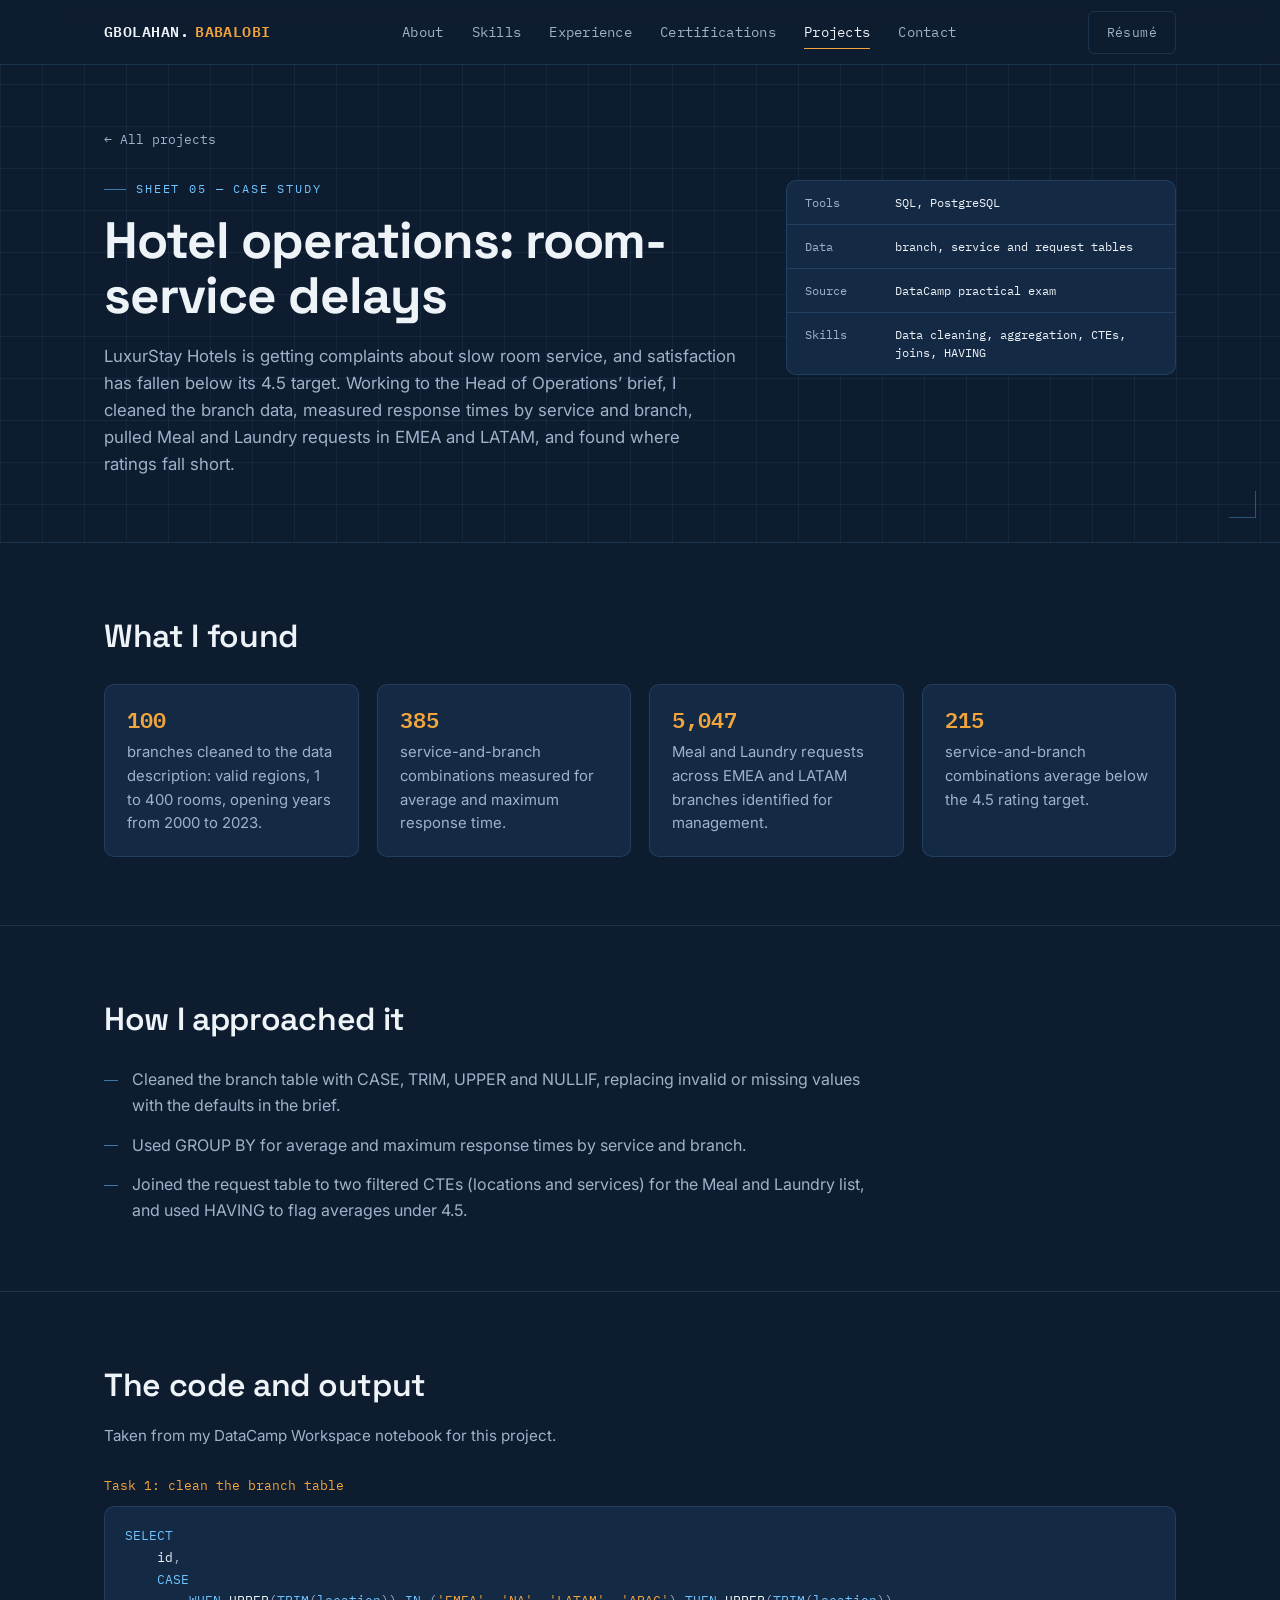
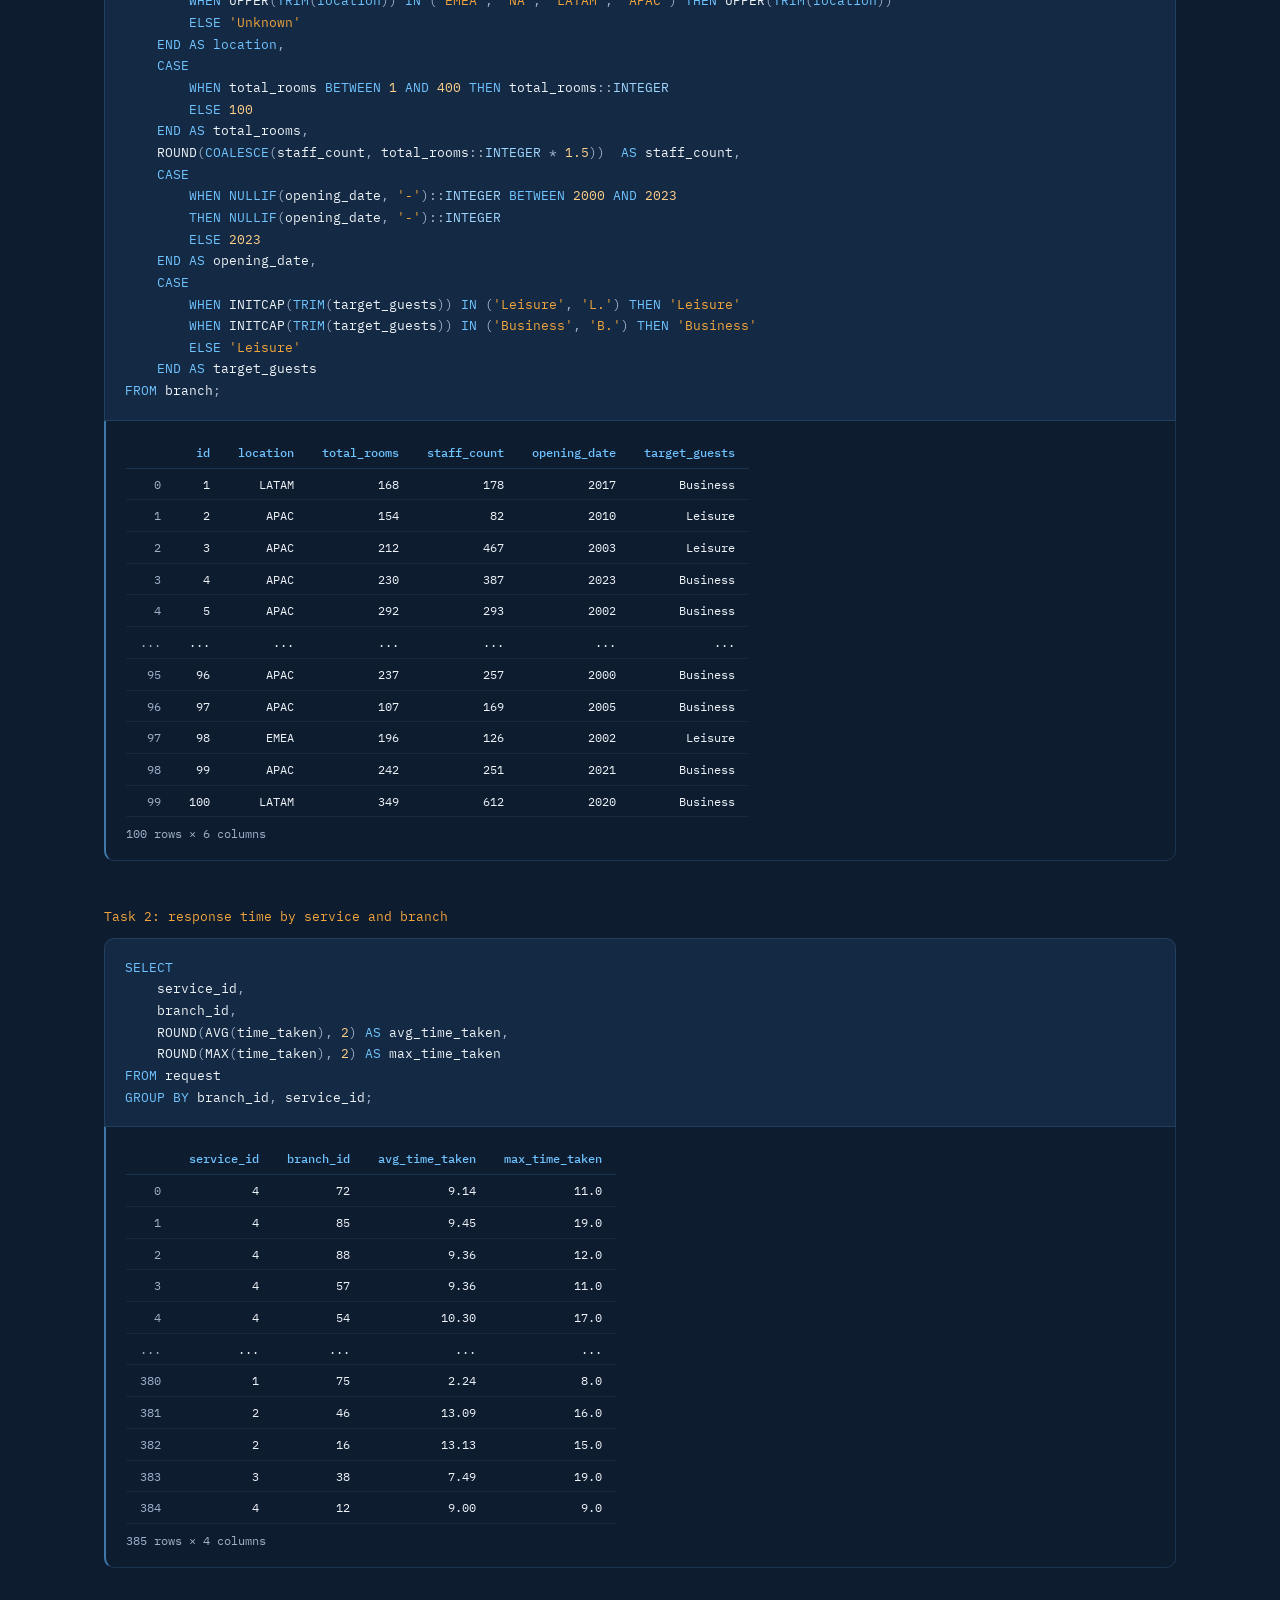
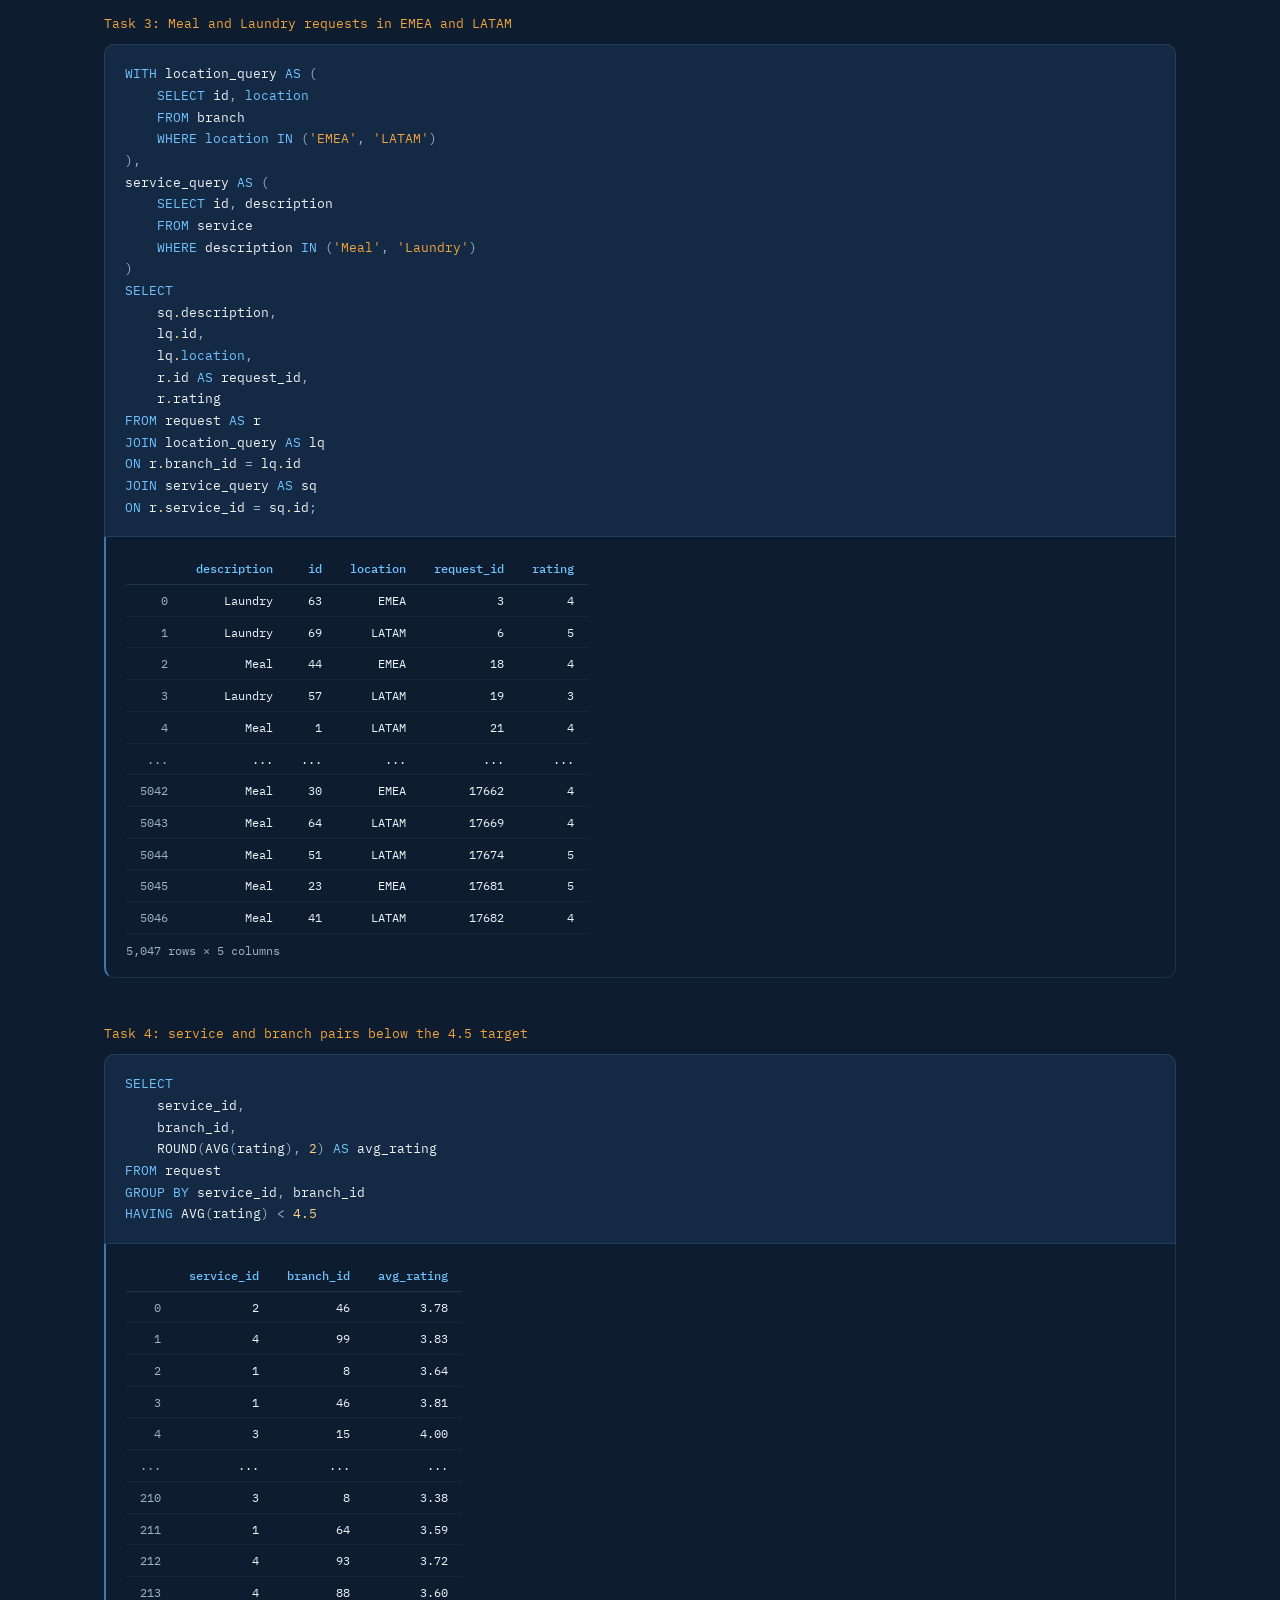
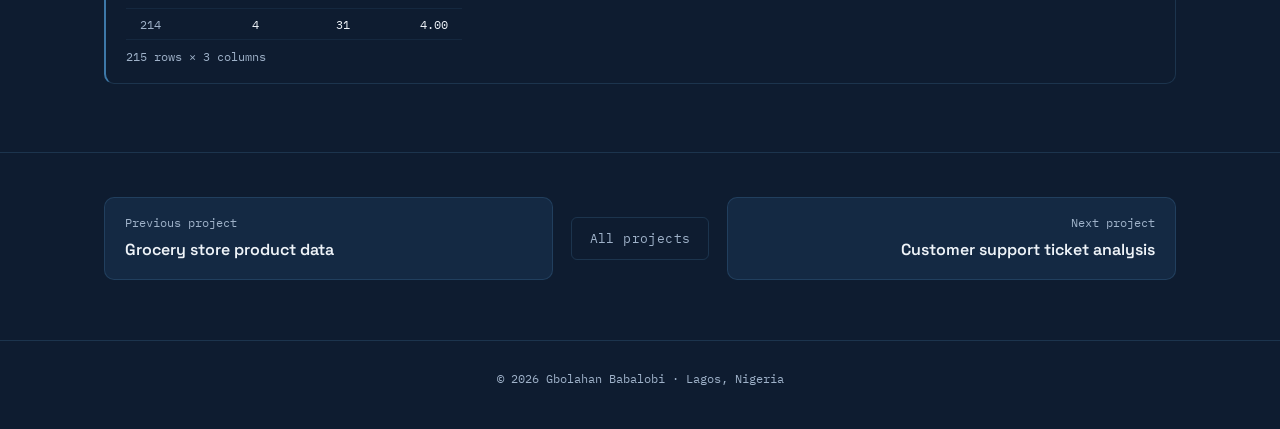
<file: hotel-operations.html>
<!DOCTYPE html>
<html lang="en">
<head>
<meta charset="UTF-8" />
<meta name="viewport" content="width=device-width, initial-scale=1.0" />
<title>Hotel operations: room-service delays — Gbolahan Babalobi</title>
<meta name="description" content="Cleaned a hotel-branch table, then used joins and aggregates to find where room-service ratings fall below target." />
<link rel="preconnect" href="https://fonts.googleapis.com">
<link rel="preconnect" href="https://fonts.gstatic.com" crossorigin>
<link href="https://fonts.googleapis.com/css2?family=Space+Grotesk:wght@500;600;700&family=IBM+Plex+Mono:wght@400;500;600&family=Inter:wght@400;500;600;700&display=swap" rel="stylesheet">
<link rel="stylesheet" href="../assets/case-study.css" />
</head>
<body>

<header class="nav">
  <div class="nav-inner">
    <a href="../index.html#top" class="brand">GBOLAHAN.<span>BABALOBI</span></a>
    <nav class="links" id="navLinks">
      <a href="../index.html#about">About</a>
      <a href="../index.html#skills">Skills</a>
      <a href="../index.html#experience">Experience</a>
      <a href="../index.html#certifications">Certifications</a>
      <a class="active" href="../index.html#projects">Projects</a>
      <a href="../index.html#contact">Contact</a>
    </nav>
    <div class="nav-cta">
      <a class="btn ghost" href="../assets/Gbolahan_Babalobi_Resume.pdf" download>Résumé</a>
      <button class="menu-toggle" id="menuToggle" aria-label="Toggle menu" aria-expanded="false">
        <span></span><span></span><span></span>
      </button>
    </div>
  </div>
</header>

<main id="top">

  <section class="cs-hero">
    <div class="wrap">
      <a class="cs-back" href="../index.html#python-sql">All projects</a>
      <div class="cs-hero-grid">
        <div>
          <div class="eyebrow">Sheet 05 — Case study</div>
          <h1 class="cs-h1">Hotel operations: room-service delays</h1>
          <p class="cs-lead">LuxurStay Hotels is getting complaints about slow room service, and satisfaction has fallen below its 4.5 target. Working to the Head of Operations’ brief, I cleaned the branch data, measured response times by service and branch, pulled Meal and Laundry requests in EMEA and LATAM, and found where ratings fall short.</p>
        </div>
        <div class="titleblock">
<div class="tb-row"><span class="k">Tools</span><span class="v">SQL, PostgreSQL</span></div>
<div class="tb-row"><span class="k">Data</span><span class="v">branch, service and request tables</span></div>
<div class="tb-row"><span class="k">Source</span><span class="v">DataCamp practical exam</span></div>
<div class="tb-row"><span class="k">Skills</span><span class="v">Data cleaning, aggregation, CTEs, joins, HAVING</span></div>
        </div>
      </div>
    </div>
  </section>

  <section class="cs-section">
    <div class="wrap">
      <h2 class="section-title">What I found</h2>
      <div class="cs-findings">
<div class="finding"><div class="num">100</div><p>branches cleaned to the data description: valid regions, 1 to 400 rooms, opening years from 2000 to 2023.</p></div>
<div class="finding"><div class="num">385</div><p>service-and-branch combinations measured for average and maximum response time.</p></div>
<div class="finding"><div class="num">5,047</div><p>Meal and Laundry requests across EMEA and LATAM branches identified for management.</p></div>
<div class="finding"><div class="num">215</div><p>service-and-branch combinations average below the 4.5 rating target.</p></div>
      </div>
      
    </div>
  </section>

  <section class="cs-section">
    <div class="wrap">
      <h2 class="section-title">How I approached it</h2>
      <ul class="cs-approach">
<li>Cleaned the branch table with CASE, TRIM, UPPER and NULLIF, replacing invalid or missing values with the defaults in the brief.</li>
<li>Used GROUP BY for average and maximum response times by service and branch.</li>
<li>Joined the request table to two filtered CTEs (locations and services) for the Meal and Laundry list, and used HAVING to flag averages under 4.5.</li>
      </ul>
    </div>
  </section>

  <section class="cs-section" id="work">
    <div class="wrap">
      <h2 class="section-title">The code and output</h2>
      <p class="cs-note">Taken from my DataCamp Workspace notebook for this project.</p>
<div class="nb-cell">
<div class="nb-label">Task 1: clean the branch table</div>
<pre class="nb-code" tabindex="0"><code><span class="tok-k">SELECT</span><span class="tok-w"> </span>
<span class="tok-w">	</span><span class="tok-n">id</span><span class="tok-p">,</span>
<span class="tok-w">	</span><span class="tok-k">CASE</span>
<span class="tok-w">		</span><span class="tok-k">WHEN</span><span class="tok-w"> </span><span class="tok-n">UPPER</span><span class="tok-p">(</span><span class="tok-k">TRIM</span><span class="tok-p">(</span><span class="tok-k">location</span><span class="tok-p">))</span><span class="tok-w"> </span><span class="tok-k">IN</span><span class="tok-w"> </span><span class="tok-p">(</span><span class="tok-s1">'EMEA'</span><span class="tok-p">,</span><span class="tok-w"> </span><span class="tok-s1">'NA'</span><span class="tok-p">,</span><span class="tok-w"> </span><span class="tok-s1">'LATAM'</span><span class="tok-p">,</span><span class="tok-w"> </span><span class="tok-s1">'APAC'</span><span class="tok-p">)</span><span class="tok-w"> </span><span class="tok-k">THEN</span><span class="tok-w"> </span><span class="tok-n">UPPER</span><span class="tok-p">(</span><span class="tok-k">TRIM</span><span class="tok-p">(</span><span class="tok-k">location</span><span class="tok-p">))</span>
<span class="tok-w">		</span><span class="tok-k">ELSE</span><span class="tok-w"> </span><span class="tok-s1">'Unknown'</span>
<span class="tok-w">	</span><span class="tok-k">END</span><span class="tok-w"> </span><span class="tok-k">AS</span><span class="tok-w"> </span><span class="tok-k">location</span><span class="tok-p">,</span>
<span class="tok-w">	</span><span class="tok-k">CASE</span>
<span class="tok-w">		</span><span class="tok-k">WHEN</span><span class="tok-w"> </span><span class="tok-n">total_rooms</span><span class="tok-w"> </span><span class="tok-k">BETWEEN</span><span class="tok-w"> </span><span class="tok-mf">1</span><span class="tok-w"> </span><span class="tok-k">AND</span><span class="tok-w"> </span><span class="tok-mf">400</span><span class="tok-w"> </span><span class="tok-k">THEN</span><span class="tok-w"> </span><span class="tok-n">total_rooms</span><span class="tok-o">::</span><span class="tok-nb">INTEGER</span>
<span class="tok-w">		</span><span class="tok-k">ELSE</span><span class="tok-w"> </span><span class="tok-mf">100</span>
<span class="tok-w">	</span><span class="tok-k">END</span><span class="tok-w"> </span><span class="tok-k">AS</span><span class="tok-w"> </span><span class="tok-n">total_rooms</span><span class="tok-p">,</span>
<span class="tok-w">	</span><span class="tok-n">ROUND</span><span class="tok-p">(</span><span class="tok-k">COALESCE</span><span class="tok-p">(</span><span class="tok-n">staff_count</span><span class="tok-p">,</span><span class="tok-w"> </span><span class="tok-n">total_rooms</span><span class="tok-o">::</span><span class="tok-nb">INTEGER</span><span class="tok-w"> </span><span class="tok-o">*</span><span class="tok-w"> </span><span class="tok-mf">1.5</span><span class="tok-p">))</span><span class="tok-w">  </span><span class="tok-k">AS</span><span class="tok-w"> </span><span class="tok-n">staff_count</span><span class="tok-p">,</span>
<span class="tok-w">	</span><span class="tok-k">CASE</span>
<span class="tok-w">		</span><span class="tok-k">WHEN</span><span class="tok-w"> </span><span class="tok-k">NULLIF</span><span class="tok-p">(</span><span class="tok-n">opening_date</span><span class="tok-p">,</span><span class="tok-w"> </span><span class="tok-s1">'-'</span><span class="tok-p">)</span><span class="tok-o">::</span><span class="tok-nb">INTEGER</span><span class="tok-w"> </span><span class="tok-k">BETWEEN</span><span class="tok-w"> </span><span class="tok-mf">2000</span><span class="tok-w"> </span><span class="tok-k">AND</span><span class="tok-w"> </span><span class="tok-mf">2023</span><span class="tok-w"> </span>
<span class="tok-w">		</span><span class="tok-k">THEN</span><span class="tok-w"> </span><span class="tok-k">NULLIF</span><span class="tok-p">(</span><span class="tok-n">opening_date</span><span class="tok-p">,</span><span class="tok-w"> </span><span class="tok-s1">'-'</span><span class="tok-p">)</span><span class="tok-o">::</span><span class="tok-nb">INTEGER</span><span class="tok-w"> </span>
<span class="tok-w">		</span><span class="tok-k">ELSE</span><span class="tok-w"> </span><span class="tok-mf">2023</span>
<span class="tok-w">	</span><span class="tok-k">END</span><span class="tok-w"> </span><span class="tok-k">AS</span><span class="tok-w"> </span><span class="tok-n">opening_date</span><span class="tok-p">,</span>
<span class="tok-w">	</span><span class="tok-k">CASE</span>
<span class="tok-w">		</span><span class="tok-k">WHEN</span><span class="tok-w"> </span><span class="tok-n">INITCAP</span><span class="tok-p">(</span><span class="tok-k">TRIM</span><span class="tok-p">(</span><span class="tok-n">target_guests</span><span class="tok-p">))</span><span class="tok-w"> </span><span class="tok-k">IN</span><span class="tok-w"> </span><span class="tok-p">(</span><span class="tok-s1">'Leisure'</span><span class="tok-p">,</span><span class="tok-w"> </span><span class="tok-s1">'L.'</span><span class="tok-p">)</span><span class="tok-w"> </span><span class="tok-k">THEN</span><span class="tok-w"> </span><span class="tok-s1">'Leisure'</span>
<span class="tok-w">		</span><span class="tok-k">WHEN</span><span class="tok-w"> </span><span class="tok-n">INITCAP</span><span class="tok-p">(</span><span class="tok-k">TRIM</span><span class="tok-p">(</span><span class="tok-n">target_guests</span><span class="tok-p">))</span><span class="tok-w"> </span><span class="tok-k">IN</span><span class="tok-w"> </span><span class="tok-p">(</span><span class="tok-s1">'Business'</span><span class="tok-p">,</span><span class="tok-w"> </span><span class="tok-s1">'B.'</span><span class="tok-p">)</span><span class="tok-w"> </span><span class="tok-k">THEN</span><span class="tok-w"> </span><span class="tok-s1">'Business'</span>
<span class="tok-w">		</span><span class="tok-k">ELSE</span><span class="tok-w"> </span><span class="tok-s1">'Leisure'</span>
<span class="tok-w">	</span><span class="tok-k">END</span><span class="tok-w"> </span><span class="tok-k">AS</span><span class="tok-w"> </span><span class="tok-n">target_guests</span>
<span class="tok-k">FROM</span><span class="tok-w"> </span><span class="tok-n">branch</span><span class="tok-p">;</span></code></pre>
<div class="nb-out">
<div class="nb-table" tabindex="0"><div>

<table class="dataframe">
  <thead>
    <tr>
      <th></th>
      <th>id</th>
      <th>location</th>
      <th>total_rooms</th>
      <th>staff_count</th>
      <th>opening_date</th>
      <th>target_guests</th>
    </tr>
  </thead>
  <tbody>
    <tr>
      <th>0</th>
      <td>1</td>
      <td>LATAM</td>
      <td>168</td>
      <td>178</td>
      <td>2017</td>
      <td>Business</td>
    </tr>
    <tr>
      <th>1</th>
      <td>2</td>
      <td>APAC</td>
      <td>154</td>
      <td>82</td>
      <td>2010</td>
      <td>Leisure</td>
    </tr>
    <tr>
      <th>2</th>
      <td>3</td>
      <td>APAC</td>
      <td>212</td>
      <td>467</td>
      <td>2003</td>
      <td>Leisure</td>
    </tr>
    <tr>
      <th>3</th>
      <td>4</td>
      <td>APAC</td>
      <td>230</td>
      <td>387</td>
      <td>2023</td>
      <td>Business</td>
    </tr>
    <tr>
      <th>4</th>
      <td>5</td>
      <td>APAC</td>
      <td>292</td>
      <td>293</td>
      <td>2002</td>
      <td>Business</td>
    </tr>
    <tr>
      <th>...</th>
      <td>...</td>
      <td>...</td>
      <td>...</td>
      <td>...</td>
      <td>...</td>
      <td>...</td>
    </tr>
    <tr>
      <th>95</th>
      <td>96</td>
      <td>APAC</td>
      <td>237</td>
      <td>257</td>
      <td>2000</td>
      <td>Business</td>
    </tr>
    <tr>
      <th>96</th>
      <td>97</td>
      <td>APAC</td>
      <td>107</td>
      <td>169</td>
      <td>2005</td>
      <td>Business</td>
    </tr>
    <tr>
      <th>97</th>
      <td>98</td>
      <td>EMEA</td>
      <td>196</td>
      <td>126</td>
      <td>2002</td>
      <td>Leisure</td>
    </tr>
    <tr>
      <th>98</th>
      <td>99</td>
      <td>APAC</td>
      <td>242</td>
      <td>251</td>
      <td>2021</td>
      <td>Business</td>
    </tr>
    <tr>
      <th>99</th>
      <td>100</td>
      <td>LATAM</td>
      <td>349</td>
      <td>612</td>
      <td>2020</td>
      <td>Business</td>
    </tr>
  </tbody>
</table>

</div></div><div class="nb-cap">100 rows × 6 columns</div>
</div>
</div>
<div class="nb-cell">
<div class="nb-label">Task 2: response time by service and branch</div>
<pre class="nb-code" tabindex="0"><code><span class="tok-k">SELECT</span>
<span class="tok-w">	</span><span class="tok-n">service_id</span><span class="tok-p">,</span>
<span class="tok-w">	</span><span class="tok-n">branch_id</span><span class="tok-p">,</span>
<span class="tok-w">	</span><span class="tok-n">ROUND</span><span class="tok-p">(</span><span class="tok-n">AVG</span><span class="tok-p">(</span><span class="tok-n">time_taken</span><span class="tok-p">),</span><span class="tok-w"> </span><span class="tok-mf">2</span><span class="tok-p">)</span><span class="tok-w"> </span><span class="tok-k">AS</span><span class="tok-w"> </span><span class="tok-n">avg_time_taken</span><span class="tok-p">,</span>
<span class="tok-w">	</span><span class="tok-n">ROUND</span><span class="tok-p">(</span><span class="tok-n">MAX</span><span class="tok-p">(</span><span class="tok-n">time_taken</span><span class="tok-p">),</span><span class="tok-w"> </span><span class="tok-mf">2</span><span class="tok-p">)</span><span class="tok-w"> </span><span class="tok-k">AS</span><span class="tok-w"> </span><span class="tok-n">max_time_taken</span>
<span class="tok-k">FROM</span><span class="tok-w"> </span><span class="tok-n">request</span>
<span class="tok-k">GROUP</span><span class="tok-w"> </span><span class="tok-k">BY</span><span class="tok-w"> </span><span class="tok-n">branch_id</span><span class="tok-p">,</span><span class="tok-w"> </span><span class="tok-n">service_id</span><span class="tok-p">;</span></code></pre>
<div class="nb-out">
<div class="nb-table" tabindex="0"><div>

<table class="dataframe">
  <thead>
    <tr>
      <th></th>
      <th>service_id</th>
      <th>branch_id</th>
      <th>avg_time_taken</th>
      <th>max_time_taken</th>
    </tr>
  </thead>
  <tbody>
    <tr>
      <th>0</th>
      <td>4</td>
      <td>72</td>
      <td>9.14</td>
      <td>11.0</td>
    </tr>
    <tr>
      <th>1</th>
      <td>4</td>
      <td>85</td>
      <td>9.45</td>
      <td>19.0</td>
    </tr>
    <tr>
      <th>2</th>
      <td>4</td>
      <td>88</td>
      <td>9.36</td>
      <td>12.0</td>
    </tr>
    <tr>
      <th>3</th>
      <td>4</td>
      <td>57</td>
      <td>9.36</td>
      <td>11.0</td>
    </tr>
    <tr>
      <th>4</th>
      <td>4</td>
      <td>54</td>
      <td>10.30</td>
      <td>17.0</td>
    </tr>
    <tr>
      <th>...</th>
      <td>...</td>
      <td>...</td>
      <td>...</td>
      <td>...</td>
    </tr>
    <tr>
      <th>380</th>
      <td>1</td>
      <td>75</td>
      <td>2.24</td>
      <td>8.0</td>
    </tr>
    <tr>
      <th>381</th>
      <td>2</td>
      <td>46</td>
      <td>13.09</td>
      <td>16.0</td>
    </tr>
    <tr>
      <th>382</th>
      <td>2</td>
      <td>16</td>
      <td>13.13</td>
      <td>15.0</td>
    </tr>
    <tr>
      <th>383</th>
      <td>3</td>
      <td>38</td>
      <td>7.49</td>
      <td>19.0</td>
    </tr>
    <tr>
      <th>384</th>
      <td>4</td>
      <td>12</td>
      <td>9.00</td>
      <td>9.0</td>
    </tr>
  </tbody>
</table>

</div></div><div class="nb-cap">385 rows × 4 columns</div>
</div>
</div>
<div class="nb-cell">
<div class="nb-label">Task 3: Meal and Laundry requests in EMEA and LATAM</div>
<pre class="nb-code" tabindex="0"><code><span class="tok-k">WITH</span><span class="tok-w"> </span><span class="tok-n">location_query</span><span class="tok-w"> </span><span class="tok-k">AS</span><span class="tok-w"> </span><span class="tok-p">(</span>
<span class="tok-w">	</span><span class="tok-k">SELECT</span><span class="tok-w"> </span><span class="tok-n">id</span><span class="tok-p">,</span><span class="tok-w"> </span><span class="tok-k">location</span>
<span class="tok-w">	</span><span class="tok-k">FROM</span><span class="tok-w"> </span><span class="tok-n">branch</span>
<span class="tok-w">	</span><span class="tok-k">WHERE</span><span class="tok-w"> </span><span class="tok-k">location</span><span class="tok-w"> </span><span class="tok-k">IN</span><span class="tok-w"> </span><span class="tok-p">(</span><span class="tok-s1">'EMEA'</span><span class="tok-p">,</span><span class="tok-w"> </span><span class="tok-s1">'LATAM'</span><span class="tok-p">)</span>
<span class="tok-p">),</span>
<span class="tok-n">service_query</span><span class="tok-w"> </span><span class="tok-k">AS</span><span class="tok-w"> </span><span class="tok-p">(</span>
<span class="tok-w">	</span><span class="tok-k">SELECT</span><span class="tok-w"> </span><span class="tok-n">id</span><span class="tok-p">,</span><span class="tok-w"> </span><span class="tok-n">description</span>
<span class="tok-w">	</span><span class="tok-k">FROM</span><span class="tok-w"> </span><span class="tok-n">service</span>
<span class="tok-w">	</span><span class="tok-k">WHERE</span><span class="tok-w"> </span><span class="tok-n">description</span><span class="tok-w"> </span><span class="tok-k">IN</span><span class="tok-w"> </span><span class="tok-p">(</span><span class="tok-s1">'Meal'</span><span class="tok-p">,</span><span class="tok-w"> </span><span class="tok-s1">'Laundry'</span><span class="tok-p">)</span>
<span class="tok-p">)</span>
<span class="tok-k">SELECT</span>
<span class="tok-w">	</span><span class="tok-n">sq</span><span class="tok-mf">.</span><span class="tok-n">description</span><span class="tok-p">,</span>
<span class="tok-w">	</span><span class="tok-n">lq</span><span class="tok-mf">.</span><span class="tok-n">id</span><span class="tok-p">,</span>
<span class="tok-w">	</span><span class="tok-n">lq</span><span class="tok-mf">.</span><span class="tok-k">location</span><span class="tok-p">,</span>
<span class="tok-w">	</span><span class="tok-n">r</span><span class="tok-mf">.</span><span class="tok-n">id</span><span class="tok-w"> </span><span class="tok-k">AS</span><span class="tok-w"> </span><span class="tok-n">request_id</span><span class="tok-p">,</span>
<span class="tok-w">	</span><span class="tok-n">r</span><span class="tok-mf">.</span><span class="tok-n">rating</span>
<span class="tok-k">FROM</span><span class="tok-w"> </span><span class="tok-n">request</span><span class="tok-w"> </span><span class="tok-k">AS</span><span class="tok-w"> </span><span class="tok-n">r</span>
<span class="tok-k">JOIN</span><span class="tok-w"> </span><span class="tok-n">location_query</span><span class="tok-w"> </span><span class="tok-k">AS</span><span class="tok-w"> </span><span class="tok-n">lq</span>
<span class="tok-k">ON</span><span class="tok-w"> </span><span class="tok-n">r</span><span class="tok-mf">.</span><span class="tok-n">branch_id</span><span class="tok-w"> </span><span class="tok-o">=</span><span class="tok-w"> </span><span class="tok-n">lq</span><span class="tok-mf">.</span><span class="tok-n">id</span>
<span class="tok-k">JOIN</span><span class="tok-w"> </span><span class="tok-n">service_query</span><span class="tok-w"> </span><span class="tok-k">AS</span><span class="tok-w"> </span><span class="tok-n">sq</span>
<span class="tok-k">ON</span><span class="tok-w"> </span><span class="tok-n">r</span><span class="tok-mf">.</span><span class="tok-n">service_id</span><span class="tok-w"> </span><span class="tok-o">=</span><span class="tok-w"> </span><span class="tok-n">sq</span><span class="tok-mf">.</span><span class="tok-n">id</span><span class="tok-p">;</span></code></pre>
<div class="nb-out">
<div class="nb-table" tabindex="0"><div>

<table class="dataframe">
  <thead>
    <tr>
      <th></th>
      <th>description</th>
      <th>id</th>
      <th>location</th>
      <th>request_id</th>
      <th>rating</th>
    </tr>
  </thead>
  <tbody>
    <tr>
      <th>0</th>
      <td>Laundry</td>
      <td>63</td>
      <td>EMEA</td>
      <td>3</td>
      <td>4</td>
    </tr>
    <tr>
      <th>1</th>
      <td>Laundry</td>
      <td>69</td>
      <td>LATAM</td>
      <td>6</td>
      <td>5</td>
    </tr>
    <tr>
      <th>2</th>
      <td>Meal</td>
      <td>44</td>
      <td>EMEA</td>
      <td>18</td>
      <td>4</td>
    </tr>
    <tr>
      <th>3</th>
      <td>Laundry</td>
      <td>57</td>
      <td>LATAM</td>
      <td>19</td>
      <td>3</td>
    </tr>
    <tr>
      <th>4</th>
      <td>Meal</td>
      <td>1</td>
      <td>LATAM</td>
      <td>21</td>
      <td>4</td>
    </tr>
    <tr>
      <th>...</th>
      <td>...</td>
      <td>...</td>
      <td>...</td>
      <td>...</td>
      <td>...</td>
    </tr>
    <tr>
      <th>5042</th>
      <td>Meal</td>
      <td>30</td>
      <td>EMEA</td>
      <td>17662</td>
      <td>4</td>
    </tr>
    <tr>
      <th>5043</th>
      <td>Meal</td>
      <td>64</td>
      <td>LATAM</td>
      <td>17669</td>
      <td>4</td>
    </tr>
    <tr>
      <th>5044</th>
      <td>Meal</td>
      <td>51</td>
      <td>LATAM</td>
      <td>17674</td>
      <td>5</td>
    </tr>
    <tr>
      <th>5045</th>
      <td>Meal</td>
      <td>23</td>
      <td>EMEA</td>
      <td>17681</td>
      <td>5</td>
    </tr>
    <tr>
      <th>5046</th>
      <td>Meal</td>
      <td>41</td>
      <td>LATAM</td>
      <td>17682</td>
      <td>4</td>
    </tr>
  </tbody>
</table>

</div></div><div class="nb-cap">5,047 rows × 5 columns</div>
</div>
</div>
<div class="nb-cell">
<div class="nb-label">Task 4: service and branch pairs below the 4.5 target</div>
<pre class="nb-code" tabindex="0"><code><span class="tok-k">SELECT</span>
<span class="tok-w">	</span><span class="tok-n">service_id</span><span class="tok-p">,</span>
<span class="tok-w">	</span><span class="tok-n">branch_id</span><span class="tok-p">,</span>
<span class="tok-w">	</span><span class="tok-n">ROUND</span><span class="tok-p">(</span><span class="tok-n">AVG</span><span class="tok-p">(</span><span class="tok-n">rating</span><span class="tok-p">),</span><span class="tok-w"> </span><span class="tok-mf">2</span><span class="tok-p">)</span><span class="tok-w"> </span><span class="tok-k">AS</span><span class="tok-w"> </span><span class="tok-n">avg_rating</span>
<span class="tok-k">FROM</span><span class="tok-w"> </span><span class="tok-n">request</span>
<span class="tok-k">GROUP</span><span class="tok-w"> </span><span class="tok-k">BY</span><span class="tok-w"> </span><span class="tok-n">service_id</span><span class="tok-p">,</span><span class="tok-w"> </span><span class="tok-n">branch_id</span>
<span class="tok-k">HAVING</span><span class="tok-w"> </span><span class="tok-n">AVG</span><span class="tok-p">(</span><span class="tok-n">rating</span><span class="tok-p">)</span><span class="tok-w"> </span><span class="tok-o">&lt;</span><span class="tok-w"> </span><span class="tok-mf">4.5</span></code></pre>
<div class="nb-out">
<div class="nb-table" tabindex="0"><div>

<table class="dataframe">
  <thead>
    <tr>
      <th></th>
      <th>service_id</th>
      <th>branch_id</th>
      <th>avg_rating</th>
    </tr>
  </thead>
  <tbody>
    <tr>
      <th>0</th>
      <td>2</td>
      <td>46</td>
      <td>3.78</td>
    </tr>
    <tr>
      <th>1</th>
      <td>4</td>
      <td>99</td>
      <td>3.83</td>
    </tr>
    <tr>
      <th>2</th>
      <td>1</td>
      <td>8</td>
      <td>3.64</td>
    </tr>
    <tr>
      <th>3</th>
      <td>1</td>
      <td>46</td>
      <td>3.81</td>
    </tr>
    <tr>
      <th>4</th>
      <td>3</td>
      <td>15</td>
      <td>4.00</td>
    </tr>
    <tr>
      <th>...</th>
      <td>...</td>
      <td>...</td>
      <td>...</td>
    </tr>
    <tr>
      <th>210</th>
      <td>3</td>
      <td>8</td>
      <td>3.38</td>
    </tr>
    <tr>
      <th>211</th>
      <td>1</td>
      <td>64</td>
      <td>3.59</td>
    </tr>
    <tr>
      <th>212</th>
      <td>4</td>
      <td>93</td>
      <td>3.72</td>
    </tr>
    <tr>
      <th>213</th>
      <td>4</td>
      <td>88</td>
      <td>3.60</td>
    </tr>
    <tr>
      <th>214</th>
      <td>4</td>
      <td>31</td>
      <td>4.00</td>
    </tr>
  </tbody>
</table>

</div></div><div class="nb-cap">215 rows × 3 columns</div>
</div>
</div>
    </div>
  </section>

  <nav class="cs-pager" aria-label="More projects">
    <div class="wrap">
      <a class="pg prev" href="grocery-store-sales.html"><small>Previous project</small><strong>Grocery store product data</strong></a>
      <a class="btn ghost" href="../index.html#python-sql">All projects</a>
      <a class="pg next" href="customer-support-tickets.html"><small>Next project</small><strong>Customer support ticket analysis</strong></a>
    </div>
  </nav>

</main>

<footer class="foot">
  © <span id="year"></span> Gbolahan Babalobi · Lagos, Nigeria
</footer>

<script>
  document.getElementById('year').textContent = new Date().getFullYear();
  const menuToggle = document.getElementById('menuToggle');
  const navLinks = document.getElementById('navLinks');
  menuToggle.addEventListener('click', () => {
    const isOpen = navLinks.classList.toggle('open');
    menuToggle.classList.toggle('open', isOpen);
    menuToggle.setAttribute('aria-expanded', isOpen);
  });
  navLinks.querySelectorAll('a').forEach(a => {
    a.addEventListener('click', () => {
      navLinks.classList.remove('open');
      menuToggle.classList.remove('open');
      menuToggle.setAttribute('aria-expanded', 'false');
    });
  });
</script>

</body>
</html>
</file>
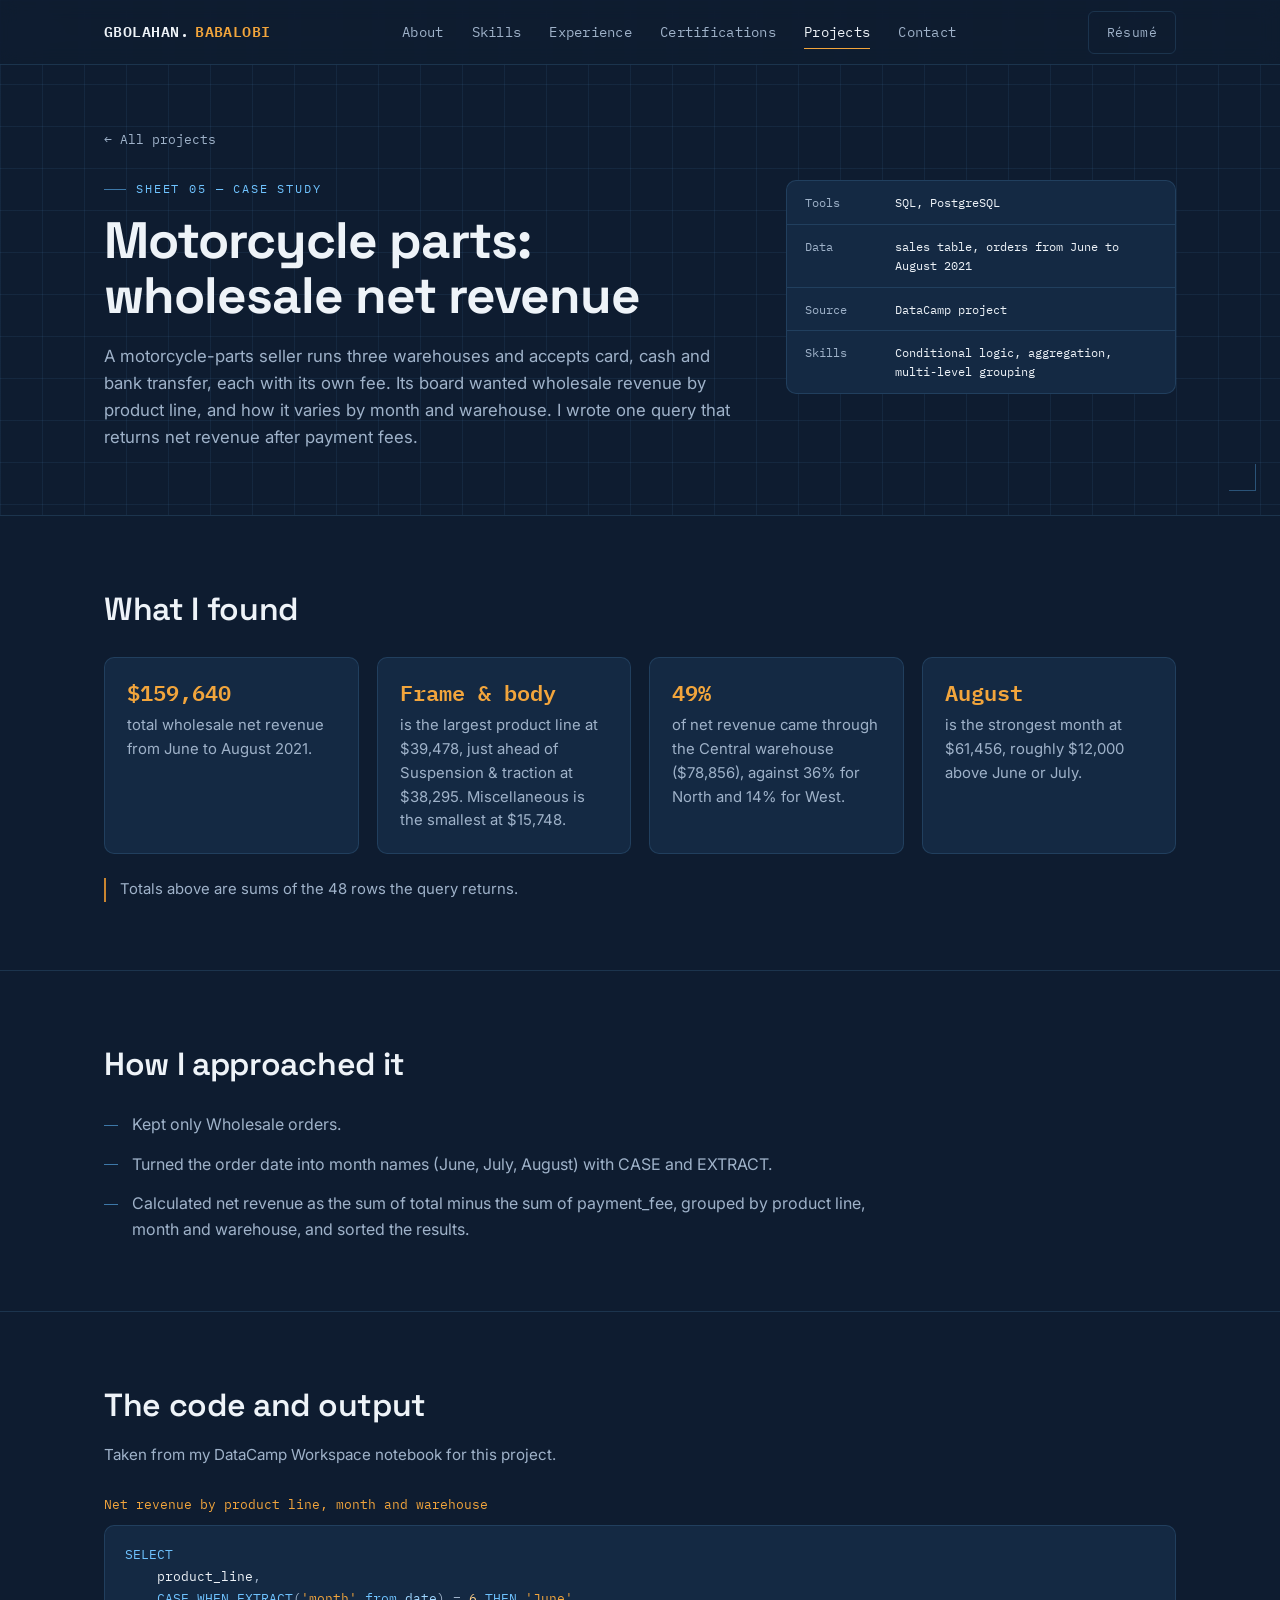
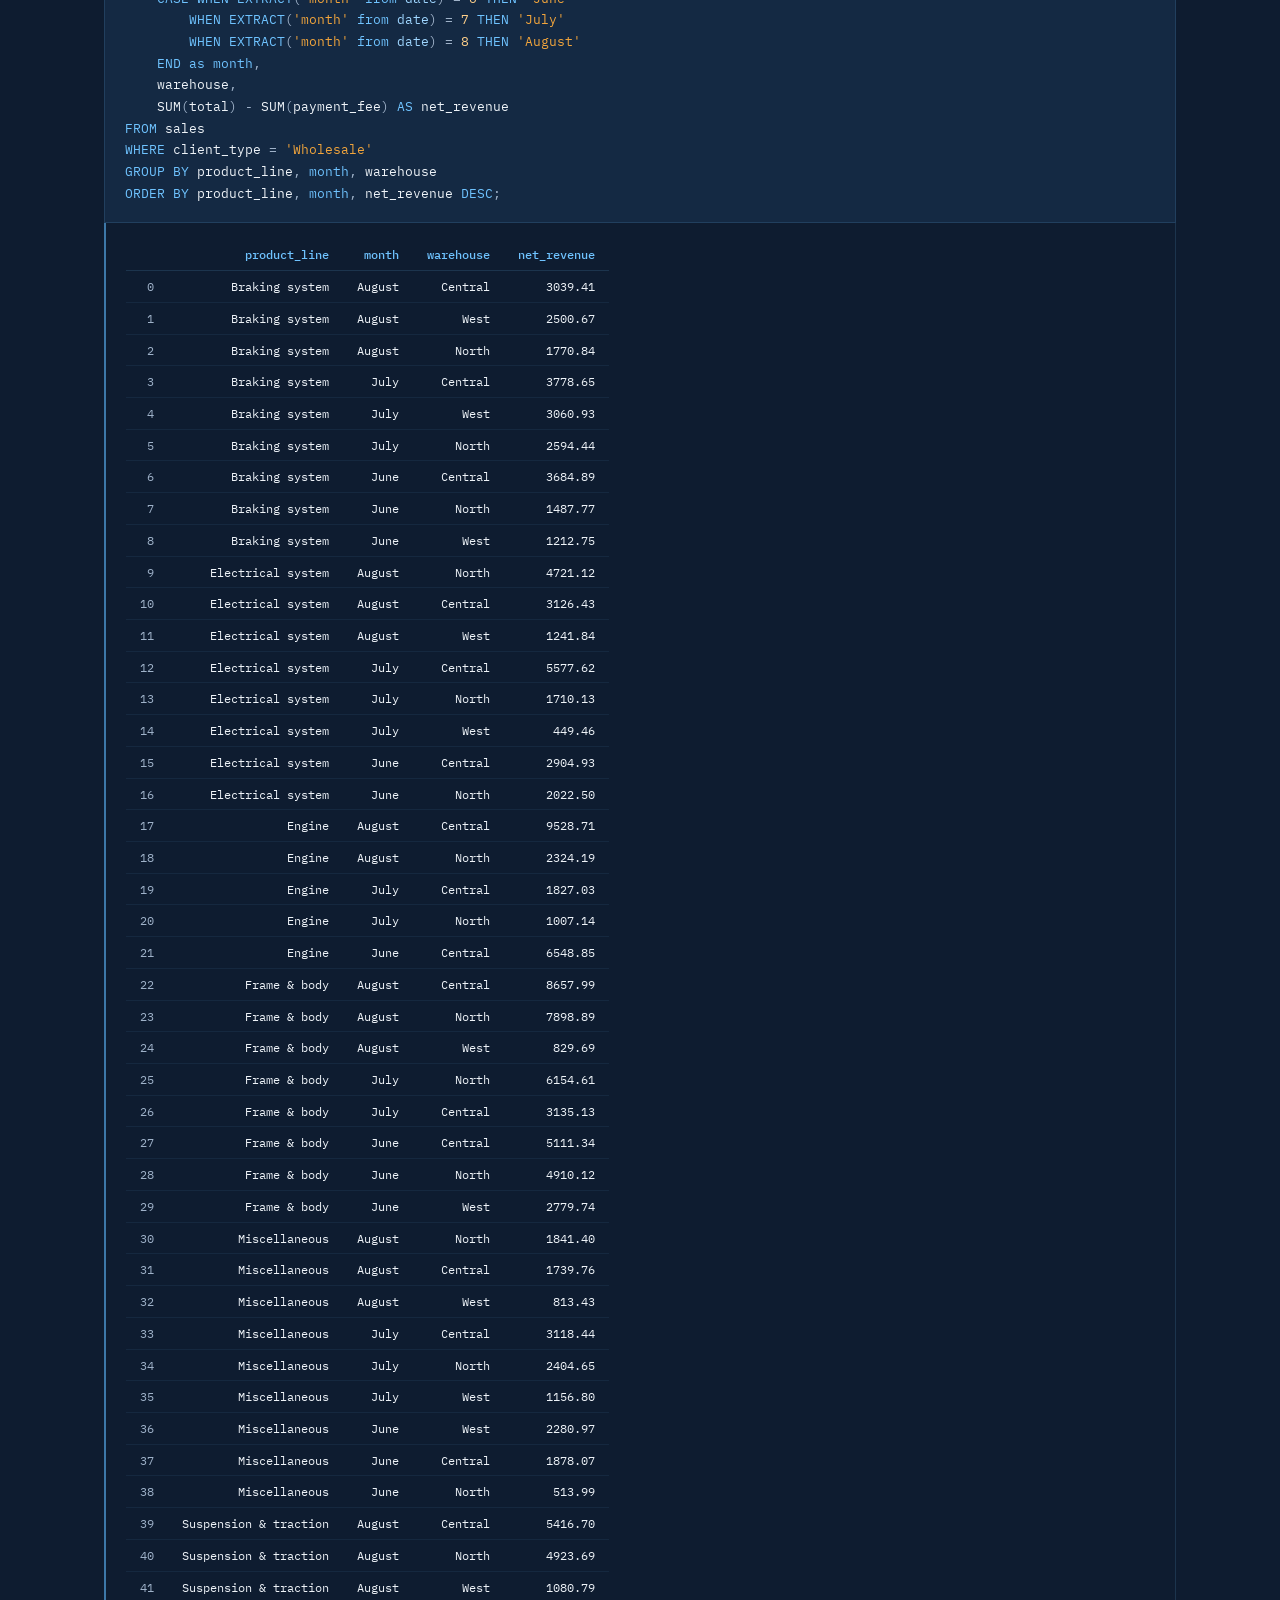
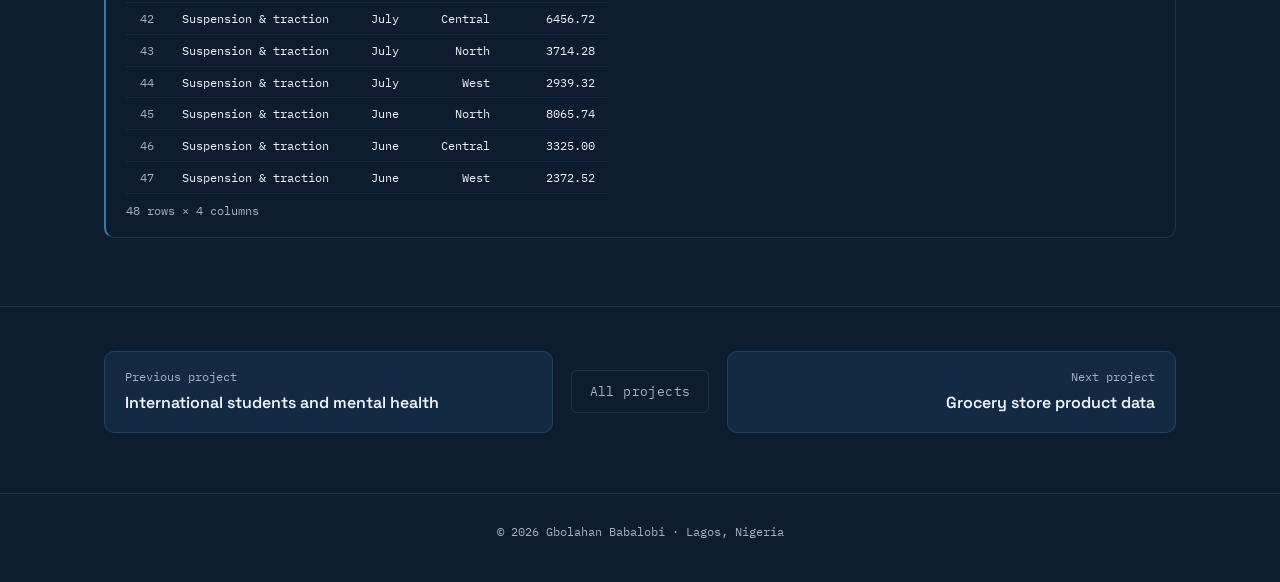
<file: motorcycle-parts-revenue.html>
<!DOCTYPE html>
<html lang="en">
<head>
<meta charset="UTF-8" />
<meta name="viewport" content="width=device-width, initial-scale=1.0" />
<title>Motorcycle parts: wholesale net revenue — Gbolahan Babalobi</title>
<meta name="description" content="Wholesale net revenue by product line, month and warehouse for a motorcycle-parts seller, built in one SQL query." />
<link rel="preconnect" href="https://fonts.googleapis.com">
<link rel="preconnect" href="https://fonts.gstatic.com" crossorigin>
<link href="https://fonts.googleapis.com/css2?family=Space+Grotesk:wght@500;600;700&family=IBM+Plex+Mono:wght@400;500;600&family=Inter:wght@400;500;600;700&display=swap" rel="stylesheet">
<link rel="stylesheet" href="../assets/case-study.css" />
</head>
<body>

<header class="nav">
  <div class="nav-inner">
    <a href="../index.html#top" class="brand">GBOLAHAN.<span>BABALOBI</span></a>
    <nav class="links" id="navLinks">
      <a href="../index.html#about">About</a>
      <a href="../index.html#skills">Skills</a>
      <a href="../index.html#experience">Experience</a>
      <a href="../index.html#certifications">Certifications</a>
      <a class="active" href="../index.html#projects">Projects</a>
      <a href="../index.html#contact">Contact</a>
    </nav>
    <div class="nav-cta">
      <a class="btn ghost" href="../assets/Gbolahan_Babalobi_Resume.pdf" download>Résumé</a>
      <button class="menu-toggle" id="menuToggle" aria-label="Toggle menu" aria-expanded="false">
        <span></span><span></span><span></span>
      </button>
    </div>
  </div>
</header>

<main id="top">

  <section class="cs-hero">
    <div class="wrap">
      <a class="cs-back" href="../index.html#python-sql">All projects</a>
      <div class="cs-hero-grid">
        <div>
          <div class="eyebrow">Sheet 05 — Case study</div>
          <h1 class="cs-h1">Motorcycle parts: wholesale net revenue</h1>
          <p class="cs-lead">A motorcycle-parts seller runs three warehouses and accepts card, cash and bank transfer, each with its own fee. Its board wanted wholesale revenue by product line, and how it varies by month and warehouse. I wrote one query that returns net revenue after payment fees.</p>
        </div>
        <div class="titleblock">
<div class="tb-row"><span class="k">Tools</span><span class="v">SQL, PostgreSQL</span></div>
<div class="tb-row"><span class="k">Data</span><span class="v">sales table, orders from June to August 2021</span></div>
<div class="tb-row"><span class="k">Source</span><span class="v">DataCamp project</span></div>
<div class="tb-row"><span class="k">Skills</span><span class="v">Conditional logic, aggregation, multi-level grouping</span></div>
        </div>
      </div>
    </div>
  </section>

  <section class="cs-section">
    <div class="wrap">
      <h2 class="section-title">What I found</h2>
      <div class="cs-findings">
<div class="finding"><div class="num">$159,640</div><p>total wholesale net revenue from June to August 2021.</p></div>
<div class="finding"><div class="num">Frame &amp; body</div><p>is the largest product line at $39,478, just ahead of Suspension &amp; traction at $38,295. Miscellaneous is the smallest at $15,748.</p></div>
<div class="finding"><div class="num">49%</div><p>of net revenue came through the Central warehouse ($78,856), against 36% for North and 14% for West.</p></div>
<div class="finding"><div class="num">August</div><p>is the strongest month at $61,456, roughly $12,000 above June or July.</p></div>
      </div>
      <p class="cs-caveat">Totals above are sums of the 48 rows the query returns.</p>
    </div>
  </section>

  <section class="cs-section">
    <div class="wrap">
      <h2 class="section-title">How I approached it</h2>
      <ul class="cs-approach">
<li>Kept only Wholesale orders.</li>
<li>Turned the order date into month names (June, July, August) with CASE and EXTRACT.</li>
<li>Calculated net revenue as the sum of total minus the sum of payment_fee, grouped by product line, month and warehouse, and sorted the results.</li>
      </ul>
    </div>
  </section>

  <section class="cs-section" id="work">
    <div class="wrap">
      <h2 class="section-title">The code and output</h2>
      <p class="cs-note">Taken from my DataCamp Workspace notebook for this project.</p>
<div class="nb-cell">
<div class="nb-label">Net revenue by product line, month and warehouse</div>
<pre class="nb-code" tabindex="0"><code><span class="tok-k">SELECT</span>
<span class="tok-w">	</span><span class="tok-n">product_line</span><span class="tok-p">,</span>
<span class="tok-w">	</span><span class="tok-k">CASE</span><span class="tok-w"> </span><span class="tok-k">WHEN</span><span class="tok-w"> </span><span class="tok-k">EXTRACT</span><span class="tok-p">(</span><span class="tok-s1">'month'</span><span class="tok-w"> </span><span class="tok-k">from</span><span class="tok-w"> </span><span class="tok-nb">date</span><span class="tok-p">)</span><span class="tok-w"> </span><span class="tok-o">=</span><span class="tok-w"> </span><span class="tok-mf">6</span><span class="tok-w"> </span><span class="tok-k">THEN</span><span class="tok-w"> </span><span class="tok-s1">'June'</span>
<span class="tok-w">        </span><span class="tok-k">WHEN</span><span class="tok-w"> </span><span class="tok-k">EXTRACT</span><span class="tok-p">(</span><span class="tok-s1">'month'</span><span class="tok-w"> </span><span class="tok-k">from</span><span class="tok-w"> </span><span class="tok-nb">date</span><span class="tok-p">)</span><span class="tok-w"> </span><span class="tok-o">=</span><span class="tok-w"> </span><span class="tok-mf">7</span><span class="tok-w"> </span><span class="tok-k">THEN</span><span class="tok-w"> </span><span class="tok-s1">'July'</span>
<span class="tok-w">        </span><span class="tok-k">WHEN</span><span class="tok-w"> </span><span class="tok-k">EXTRACT</span><span class="tok-p">(</span><span class="tok-s1">'month'</span><span class="tok-w"> </span><span class="tok-k">from</span><span class="tok-w"> </span><span class="tok-nb">date</span><span class="tok-p">)</span><span class="tok-w"> </span><span class="tok-o">=</span><span class="tok-w"> </span><span class="tok-mf">8</span><span class="tok-w"> </span><span class="tok-k">THEN</span><span class="tok-w"> </span><span class="tok-s1">'August'</span>
<span class="tok-w">    </span><span class="tok-k">END</span><span class="tok-w"> </span><span class="tok-k">as</span><span class="tok-w"> </span><span class="tok-k">month</span><span class="tok-p">,</span>
<span class="tok-w">	</span><span class="tok-n">warehouse</span><span class="tok-p">,</span>
<span class="tok-w">	</span><span class="tok-n">SUM</span><span class="tok-p">(</span><span class="tok-n">total</span><span class="tok-p">)</span><span class="tok-w"> </span><span class="tok-o">-</span><span class="tok-w"> </span><span class="tok-n">SUM</span><span class="tok-p">(</span><span class="tok-n">payment_fee</span><span class="tok-p">)</span><span class="tok-w"> </span><span class="tok-k">AS</span><span class="tok-w"> </span><span class="tok-n">net_revenue</span>
<span class="tok-k">FROM</span><span class="tok-w"> </span><span class="tok-n">sales</span>
<span class="tok-k">WHERE</span><span class="tok-w"> </span><span class="tok-n">client_type</span><span class="tok-w"> </span><span class="tok-o">=</span><span class="tok-w"> </span><span class="tok-s1">'Wholesale'</span>
<span class="tok-k">GROUP</span><span class="tok-w"> </span><span class="tok-k">BY</span><span class="tok-w"> </span><span class="tok-n">product_line</span><span class="tok-p">,</span><span class="tok-w"> </span><span class="tok-k">month</span><span class="tok-p">,</span><span class="tok-w"> </span><span class="tok-n">warehouse</span>
<span class="tok-k">ORDER</span><span class="tok-w"> </span><span class="tok-k">BY</span><span class="tok-w"> </span><span class="tok-n">product_line</span><span class="tok-p">,</span><span class="tok-w"> </span><span class="tok-k">month</span><span class="tok-p">,</span><span class="tok-w"> </span><span class="tok-n">net_revenue</span><span class="tok-w"> </span><span class="tok-k">DESC</span><span class="tok-p">;</span></code></pre>
<div class="nb-out">
<div class="nb-table" tabindex="0"><div>

<table class="dataframe">
  <thead>
    <tr>
      <th></th>
      <th>product_line</th>
      <th>month</th>
      <th>warehouse</th>
      <th>net_revenue</th>
    </tr>
  </thead>
  <tbody>
    <tr>
      <th>0</th>
      <td>Braking system</td>
      <td>August</td>
      <td>Central</td>
      <td>3039.41</td>
    </tr>
    <tr>
      <th>1</th>
      <td>Braking system</td>
      <td>August</td>
      <td>West</td>
      <td>2500.67</td>
    </tr>
    <tr>
      <th>2</th>
      <td>Braking system</td>
      <td>August</td>
      <td>North</td>
      <td>1770.84</td>
    </tr>
    <tr>
      <th>3</th>
      <td>Braking system</td>
      <td>July</td>
      <td>Central</td>
      <td>3778.65</td>
    </tr>
    <tr>
      <th>4</th>
      <td>Braking system</td>
      <td>July</td>
      <td>West</td>
      <td>3060.93</td>
    </tr>
    <tr>
      <th>5</th>
      <td>Braking system</td>
      <td>July</td>
      <td>North</td>
      <td>2594.44</td>
    </tr>
    <tr>
      <th>6</th>
      <td>Braking system</td>
      <td>June</td>
      <td>Central</td>
      <td>3684.89</td>
    </tr>
    <tr>
      <th>7</th>
      <td>Braking system</td>
      <td>June</td>
      <td>North</td>
      <td>1487.77</td>
    </tr>
    <tr>
      <th>8</th>
      <td>Braking system</td>
      <td>June</td>
      <td>West</td>
      <td>1212.75</td>
    </tr>
    <tr>
      <th>9</th>
      <td>Electrical system</td>
      <td>August</td>
      <td>North</td>
      <td>4721.12</td>
    </tr>
    <tr>
      <th>10</th>
      <td>Electrical system</td>
      <td>August</td>
      <td>Central</td>
      <td>3126.43</td>
    </tr>
    <tr>
      <th>11</th>
      <td>Electrical system</td>
      <td>August</td>
      <td>West</td>
      <td>1241.84</td>
    </tr>
    <tr>
      <th>12</th>
      <td>Electrical system</td>
      <td>July</td>
      <td>Central</td>
      <td>5577.62</td>
    </tr>
    <tr>
      <th>13</th>
      <td>Electrical system</td>
      <td>July</td>
      <td>North</td>
      <td>1710.13</td>
    </tr>
    <tr>
      <th>14</th>
      <td>Electrical system</td>
      <td>July</td>
      <td>West</td>
      <td>449.46</td>
    </tr>
    <tr>
      <th>15</th>
      <td>Electrical system</td>
      <td>June</td>
      <td>Central</td>
      <td>2904.93</td>
    </tr>
    <tr>
      <th>16</th>
      <td>Electrical system</td>
      <td>June</td>
      <td>North</td>
      <td>2022.50</td>
    </tr>
    <tr>
      <th>17</th>
      <td>Engine</td>
      <td>August</td>
      <td>Central</td>
      <td>9528.71</td>
    </tr>
    <tr>
      <th>18</th>
      <td>Engine</td>
      <td>August</td>
      <td>North</td>
      <td>2324.19</td>
    </tr>
    <tr>
      <th>19</th>
      <td>Engine</td>
      <td>July</td>
      <td>Central</td>
      <td>1827.03</td>
    </tr>
    <tr>
      <th>20</th>
      <td>Engine</td>
      <td>July</td>
      <td>North</td>
      <td>1007.14</td>
    </tr>
    <tr>
      <th>21</th>
      <td>Engine</td>
      <td>June</td>
      <td>Central</td>
      <td>6548.85</td>
    </tr>
    <tr>
      <th>22</th>
      <td>Frame &amp; body</td>
      <td>August</td>
      <td>Central</td>
      <td>8657.99</td>
    </tr>
    <tr>
      <th>23</th>
      <td>Frame &amp; body</td>
      <td>August</td>
      <td>North</td>
      <td>7898.89</td>
    </tr>
    <tr>
      <th>24</th>
      <td>Frame &amp; body</td>
      <td>August</td>
      <td>West</td>
      <td>829.69</td>
    </tr>
    <tr>
      <th>25</th>
      <td>Frame &amp; body</td>
      <td>July</td>
      <td>North</td>
      <td>6154.61</td>
    </tr>
    <tr>
      <th>26</th>
      <td>Frame &amp; body</td>
      <td>July</td>
      <td>Central</td>
      <td>3135.13</td>
    </tr>
    <tr>
      <th>27</th>
      <td>Frame &amp; body</td>
      <td>June</td>
      <td>Central</td>
      <td>5111.34</td>
    </tr>
    <tr>
      <th>28</th>
      <td>Frame &amp; body</td>
      <td>June</td>
      <td>North</td>
      <td>4910.12</td>
    </tr>
    <tr>
      <th>29</th>
      <td>Frame &amp; body</td>
      <td>June</td>
      <td>West</td>
      <td>2779.74</td>
    </tr>
    <tr>
      <th>30</th>
      <td>Miscellaneous</td>
      <td>August</td>
      <td>North</td>
      <td>1841.40</td>
    </tr>
    <tr>
      <th>31</th>
      <td>Miscellaneous</td>
      <td>August</td>
      <td>Central</td>
      <td>1739.76</td>
    </tr>
    <tr>
      <th>32</th>
      <td>Miscellaneous</td>
      <td>August</td>
      <td>West</td>
      <td>813.43</td>
    </tr>
    <tr>
      <th>33</th>
      <td>Miscellaneous</td>
      <td>July</td>
      <td>Central</td>
      <td>3118.44</td>
    </tr>
    <tr>
      <th>34</th>
      <td>Miscellaneous</td>
      <td>July</td>
      <td>North</td>
      <td>2404.65</td>
    </tr>
    <tr>
      <th>35</th>
      <td>Miscellaneous</td>
      <td>July</td>
      <td>West</td>
      <td>1156.80</td>
    </tr>
    <tr>
      <th>36</th>
      <td>Miscellaneous</td>
      <td>June</td>
      <td>West</td>
      <td>2280.97</td>
    </tr>
    <tr>
      <th>37</th>
      <td>Miscellaneous</td>
      <td>June</td>
      <td>Central</td>
      <td>1878.07</td>
    </tr>
    <tr>
      <th>38</th>
      <td>Miscellaneous</td>
      <td>June</td>
      <td>North</td>
      <td>513.99</td>
    </tr>
    <tr>
      <th>39</th>
      <td>Suspension &amp; traction</td>
      <td>August</td>
      <td>Central</td>
      <td>5416.70</td>
    </tr>
    <tr>
      <th>40</th>
      <td>Suspension &amp; traction</td>
      <td>August</td>
      <td>North</td>
      <td>4923.69</td>
    </tr>
    <tr>
      <th>41</th>
      <td>Suspension &amp; traction</td>
      <td>August</td>
      <td>West</td>
      <td>1080.79</td>
    </tr>
    <tr>
      <th>42</th>
      <td>Suspension &amp; traction</td>
      <td>July</td>
      <td>Central</td>
      <td>6456.72</td>
    </tr>
    <tr>
      <th>43</th>
      <td>Suspension &amp; traction</td>
      <td>July</td>
      <td>North</td>
      <td>3714.28</td>
    </tr>
    <tr>
      <th>44</th>
      <td>Suspension &amp; traction</td>
      <td>July</td>
      <td>West</td>
      <td>2939.32</td>
    </tr>
    <tr>
      <th>45</th>
      <td>Suspension &amp; traction</td>
      <td>June</td>
      <td>North</td>
      <td>8065.74</td>
    </tr>
    <tr>
      <th>46</th>
      <td>Suspension &amp; traction</td>
      <td>June</td>
      <td>Central</td>
      <td>3325.00</td>
    </tr>
    <tr>
      <th>47</th>
      <td>Suspension &amp; traction</td>
      <td>June</td>
      <td>West</td>
      <td>2372.52</td>
    </tr>
  </tbody>
</table>
</div></div><div class="nb-cap">48 rows × 4 columns</div>
</div>
</div>
    </div>
  </section>

  <nav class="cs-pager" aria-label="More projects">
    <div class="wrap">
      <a class="pg prev" href="student-mental-health.html"><small>Previous project</small><strong>International students and mental health</strong></a>
      <a class="btn ghost" href="../index.html#python-sql">All projects</a>
      <a class="pg next" href="grocery-store-sales.html"><small>Next project</small><strong>Grocery store product data</strong></a>
    </div>
  </nav>

</main>

<footer class="foot">
  © <span id="year"></span> Gbolahan Babalobi · Lagos, Nigeria
</footer>

<script>
  document.getElementById('year').textContent = new Date().getFullYear();
  const menuToggle = document.getElementById('menuToggle');
  const navLinks = document.getElementById('navLinks');
  menuToggle.addEventListener('click', () => {
    const isOpen = navLinks.classList.toggle('open');
    menuToggle.classList.toggle('open', isOpen);
    menuToggle.setAttribute('aria-expanded', isOpen);
  });
  navLinks.querySelectorAll('a').forEach(a => {
    a.addEventListener('click', () => {
      navLinks.classList.remove('open');
      menuToggle.classList.remove('open');
      menuToggle.setAttribute('aria-expanded', 'false');
    });
  });
</script>

</body>
</html>
</file>
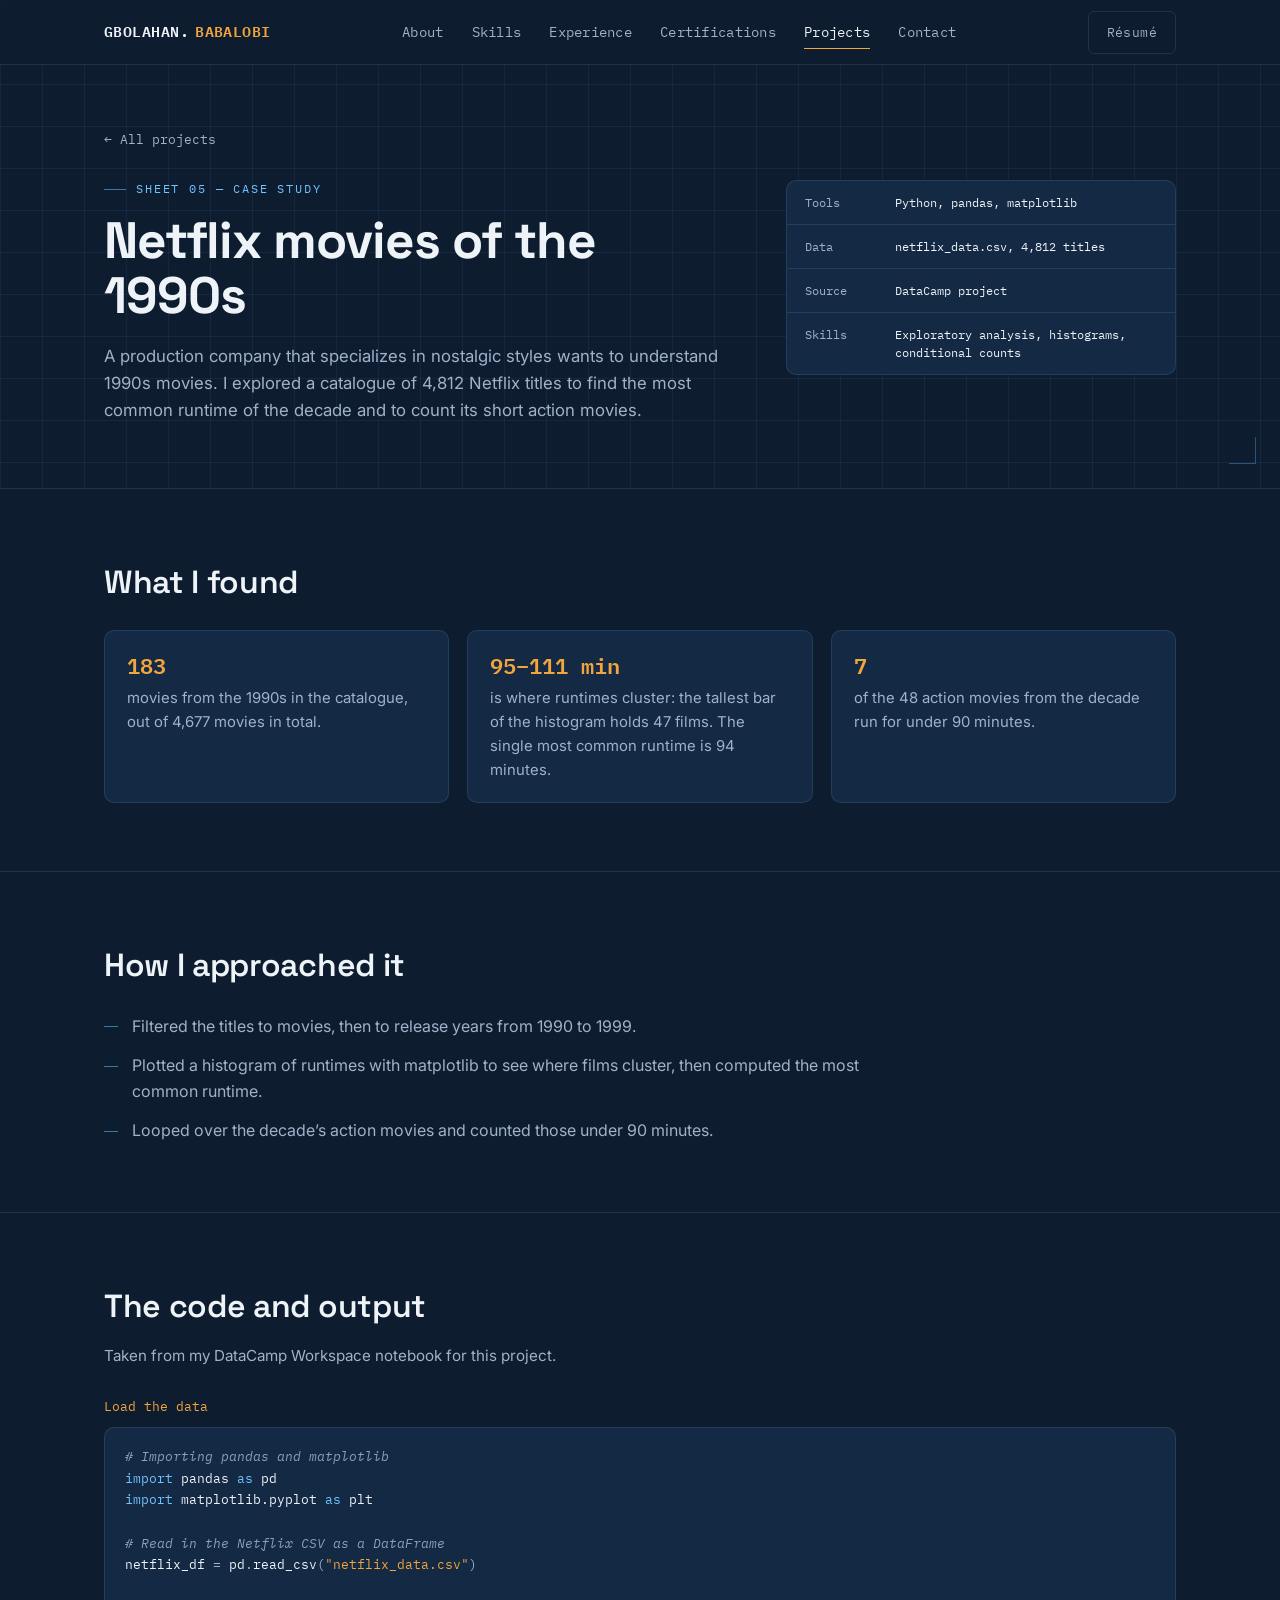
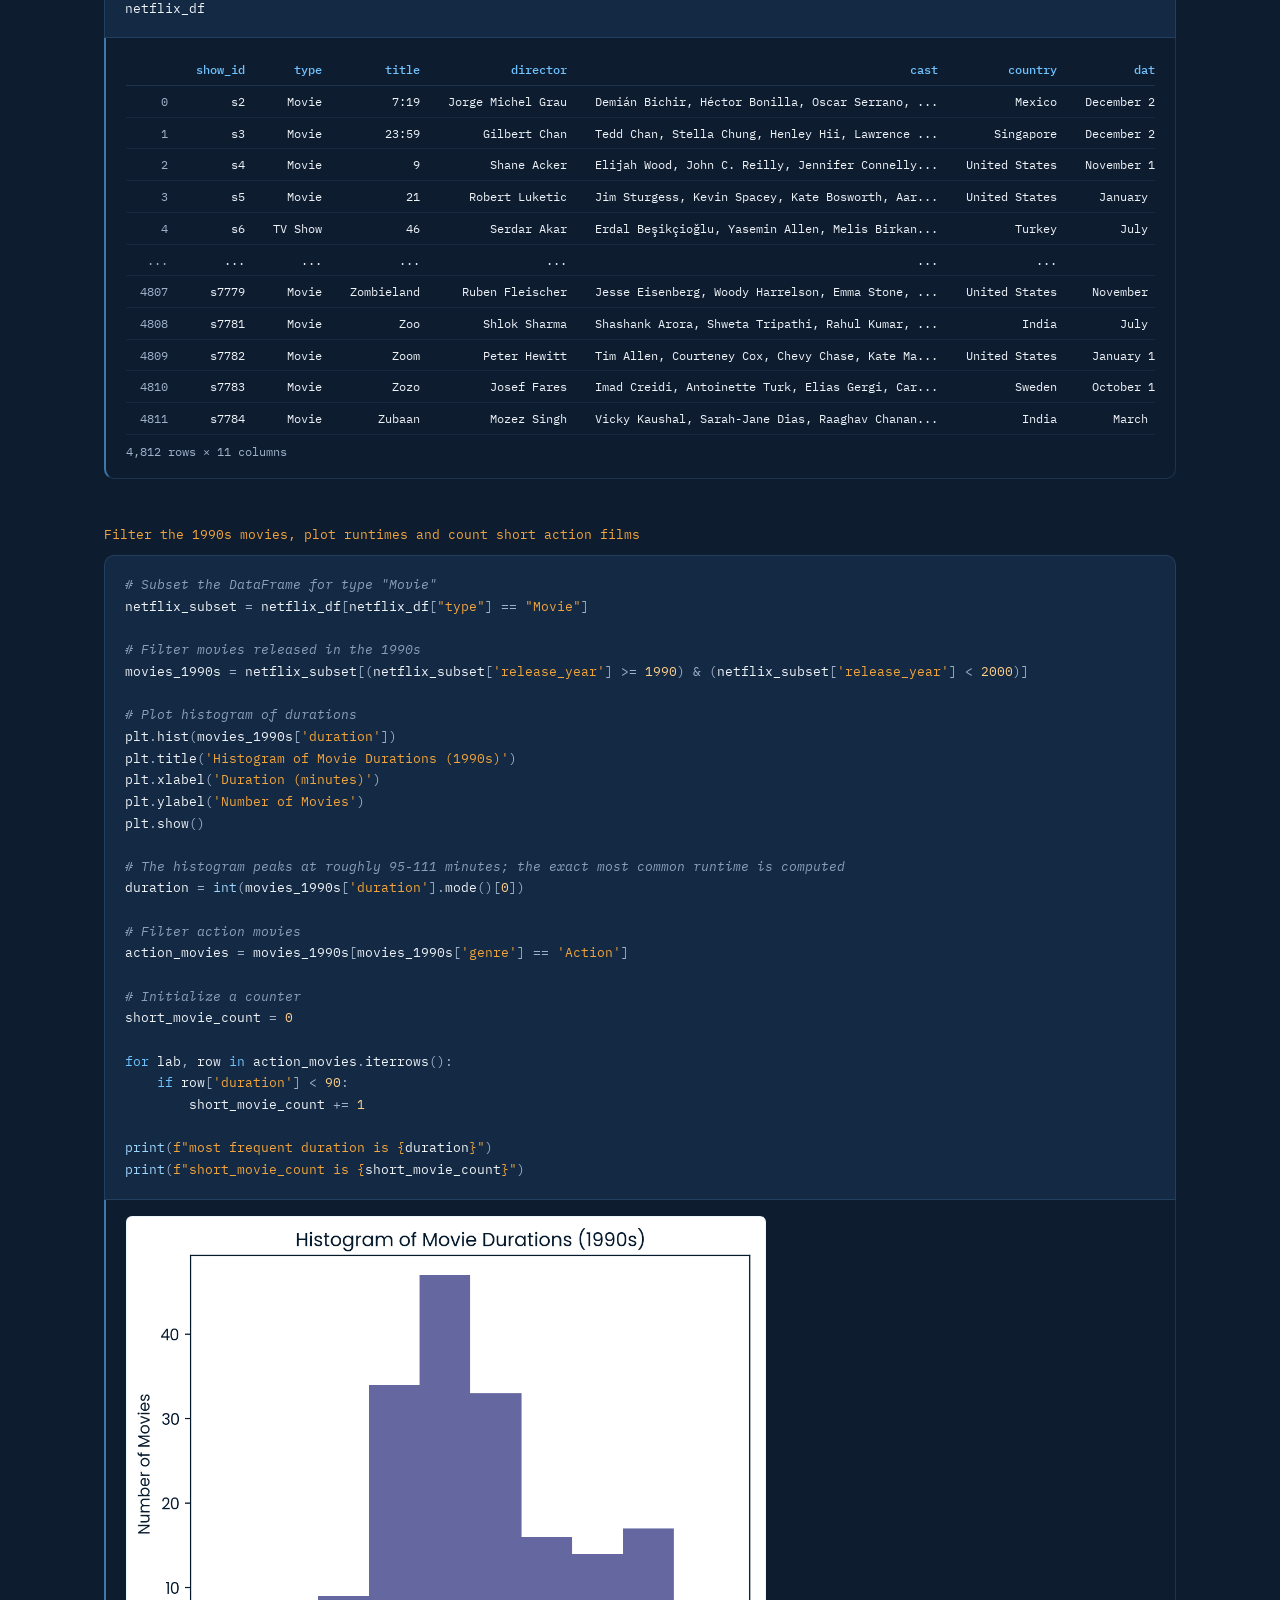
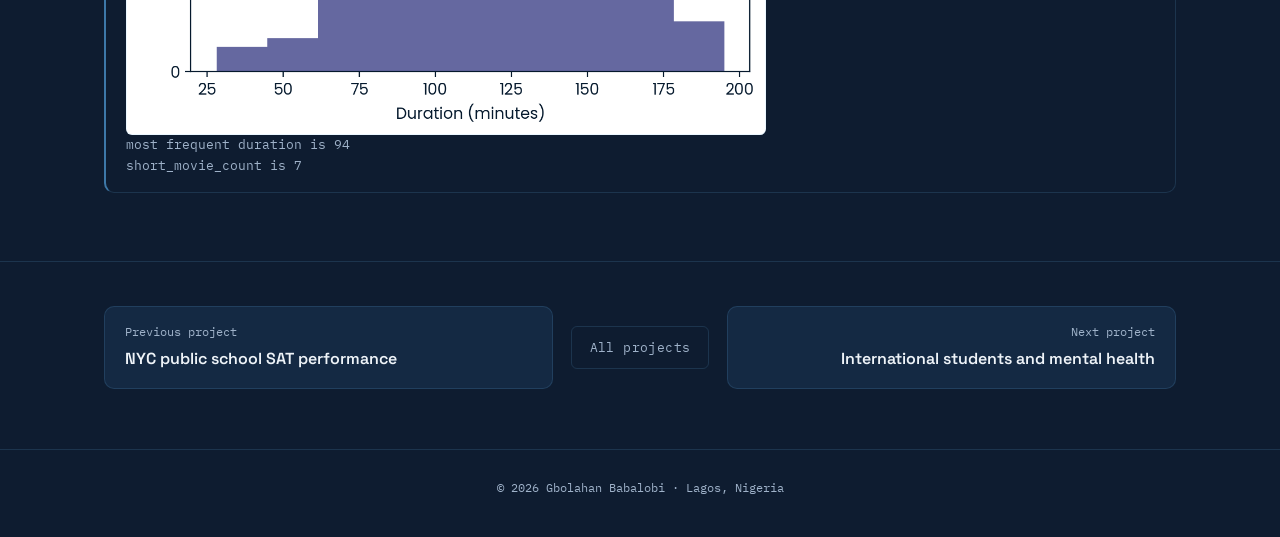
<file: netflix-1990s-movies.html>
<!DOCTYPE html>
<html lang="en">
<head>
<meta charset="UTF-8" />
<meta name="viewport" content="width=device-width, initial-scale=1.0" />
<title>Netflix movies of the 1990s — Gbolahan Babalobi</title>
<meta name="description" content="Exploratory analysis of 4,812 Netflix titles to profile 1990s movies: the typical runtime and how many short action films there were." />
<link rel="preconnect" href="https://fonts.googleapis.com">
<link rel="preconnect" href="https://fonts.gstatic.com" crossorigin>
<link href="https://fonts.googleapis.com/css2?family=Space+Grotesk:wght@500;600;700&family=IBM+Plex+Mono:wght@400;500;600&family=Inter:wght@400;500;600;700&display=swap" rel="stylesheet">
<link rel="stylesheet" href="../assets/case-study.css" />
</head>
<body>

<header class="nav">
  <div class="nav-inner">
    <a href="../index.html#top" class="brand">GBOLAHAN.<span>BABALOBI</span></a>
    <nav class="links" id="navLinks">
      <a href="../index.html#about">About</a>
      <a href="../index.html#skills">Skills</a>
      <a href="../index.html#experience">Experience</a>
      <a href="../index.html#certifications">Certifications</a>
      <a class="active" href="../index.html#projects">Projects</a>
      <a href="../index.html#contact">Contact</a>
    </nav>
    <div class="nav-cta">
      <a class="btn ghost" href="../assets/Gbolahan_Babalobi_Resume.pdf" download>Résumé</a>
      <button class="menu-toggle" id="menuToggle" aria-label="Toggle menu" aria-expanded="false">
        <span></span><span></span><span></span>
      </button>
    </div>
  </div>
</header>

<main id="top">

  <section class="cs-hero">
    <div class="wrap">
      <a class="cs-back" href="../index.html#python-sql">All projects</a>
      <div class="cs-hero-grid">
        <div>
          <div class="eyebrow">Sheet 05 — Case study</div>
          <h1 class="cs-h1">Netflix movies of the 1990s</h1>
          <p class="cs-lead">A production company that specializes in nostalgic styles wants to understand 1990s movies. I explored a catalogue of 4,812 Netflix titles to find the most common runtime of the decade and to count its short action movies.</p>
        </div>
        <div class="titleblock">
<div class="tb-row"><span class="k">Tools</span><span class="v">Python, pandas, matplotlib</span></div>
<div class="tb-row"><span class="k">Data</span><span class="v">netflix_data.csv, 4,812 titles</span></div>
<div class="tb-row"><span class="k">Source</span><span class="v">DataCamp project</span></div>
<div class="tb-row"><span class="k">Skills</span><span class="v">Exploratory analysis, histograms, conditional counts</span></div>
        </div>
      </div>
    </div>
  </section>

  <section class="cs-section">
    <div class="wrap">
      <h2 class="section-title">What I found</h2>
      <div class="cs-findings">
<div class="finding"><div class="num">183</div><p>movies from the 1990s in the catalogue, out of 4,677 movies in total.</p></div>
<div class="finding"><div class="num">95–111 min</div><p>is where runtimes cluster: the tallest bar of the histogram holds 47 films. The single most common runtime is 94 minutes.</p></div>
<div class="finding"><div class="num">7</div><p>of the 48 action movies from the decade run for under 90 minutes.</p></div>
      </div>
      
    </div>
  </section>

  <section class="cs-section">
    <div class="wrap">
      <h2 class="section-title">How I approached it</h2>
      <ul class="cs-approach">
<li>Filtered the titles to movies, then to release years from 1990 to 1999.</li>
<li>Plotted a histogram of runtimes with matplotlib to see where films cluster, then computed the most common runtime.</li>
<li>Looped over the decade’s action movies and counted those under 90 minutes.</li>
      </ul>
    </div>
  </section>

  <section class="cs-section" id="work">
    <div class="wrap">
      <h2 class="section-title">The code and output</h2>
      <p class="cs-note">Taken from my DataCamp Workspace notebook for this project.</p>
<div class="nb-cell">
<div class="nb-label">Load the data</div>
<pre class="nb-code" tabindex="0"><code><span class="tok-c1"># Importing pandas and matplotlib</span>
<span class="tok-kn">import</span><span class="tok-w"> </span><span class="tok-nn">pandas</span><span class="tok-w"> </span><span class="tok-k">as</span><span class="tok-w"> </span><span class="tok-nn">pd</span>
<span class="tok-kn">import</span><span class="tok-w"> </span><span class="tok-nn">matplotlib.pyplot</span><span class="tok-w"> </span><span class="tok-k">as</span><span class="tok-w"> </span><span class="tok-nn">plt</span>

<span class="tok-c1"># Read in the Netflix CSV as a DataFrame</span>
<span class="tok-n">netflix_df</span> <span class="tok-o">=</span> <span class="tok-n">pd</span><span class="tok-o">.</span><span class="tok-n">read_csv</span><span class="tok-p">(</span><span class="tok-s2">"netflix_data.csv"</span><span class="tok-p">)</span>

<span class="tok-n">netflix_df</span></code></pre>
<div class="nb-out">
<div class="nb-table" tabindex="0"><div>

<table class="dataframe">
  <thead>
    <tr>
      <th></th>
      <th>show_id</th>
      <th>type</th>
      <th>title</th>
      <th>director</th>
      <th>cast</th>
      <th>country</th>
      <th>date_added</th>
      <th>release_year</th>
      <th>duration</th>
      <th>description</th>
      <th>genre</th>
    </tr>
  </thead>
  <tbody>
    <tr>
      <th>0</th>
      <td>s2</td>
      <td>Movie</td>
      <td>7:19</td>
      <td>Jorge Michel Grau</td>
      <td>Demián Bichir, Héctor Bonilla, Oscar Serrano, ...</td>
      <td>Mexico</td>
      <td>December 23, 2016</td>
      <td>2016</td>
      <td>93</td>
      <td>After a devastating earthquake hits Mexico Cit...</td>
      <td>Dramas</td>
    </tr>
    <tr>
      <th>1</th>
      <td>s3</td>
      <td>Movie</td>
      <td>23:59</td>
      <td>Gilbert Chan</td>
      <td>Tedd Chan, Stella Chung, Henley Hii, Lawrence ...</td>
      <td>Singapore</td>
      <td>December 20, 2018</td>
      <td>2011</td>
      <td>78</td>
      <td>When an army recruit is found dead, his fellow...</td>
      <td>Horror Movies</td>
    </tr>
    <tr>
      <th>2</th>
      <td>s4</td>
      <td>Movie</td>
      <td>9</td>
      <td>Shane Acker</td>
      <td>Elijah Wood, John C. Reilly, Jennifer Connelly...</td>
      <td>United States</td>
      <td>November 16, 2017</td>
      <td>2009</td>
      <td>80</td>
      <td>In a postapocalyptic world, rag-doll robots hi...</td>
      <td>Action</td>
    </tr>
    <tr>
      <th>3</th>
      <td>s5</td>
      <td>Movie</td>
      <td>21</td>
      <td>Robert Luketic</td>
      <td>Jim Sturgess, Kevin Spacey, Kate Bosworth, Aar...</td>
      <td>United States</td>
      <td>January 1, 2020</td>
      <td>2008</td>
      <td>123</td>
      <td>A brilliant group of students become card-coun...</td>
      <td>Dramas</td>
    </tr>
    <tr>
      <th>4</th>
      <td>s6</td>
      <td>TV Show</td>
      <td>46</td>
      <td>Serdar Akar</td>
      <td>Erdal Beşikçioğlu, Yasemin Allen, Melis Birkan...</td>
      <td>Turkey</td>
      <td>July 1, 2017</td>
      <td>2016</td>
      <td>1</td>
      <td>A genetics professor experiments with a treatm...</td>
      <td>International TV</td>
    </tr>
    <tr>
      <th>...</th>
      <td>...</td>
      <td>...</td>
      <td>...</td>
      <td>...</td>
      <td>...</td>
      <td>...</td>
      <td>...</td>
      <td>...</td>
      <td>...</td>
      <td>...</td>
      <td>...</td>
    </tr>
    <tr>
      <th>4807</th>
      <td>s7779</td>
      <td>Movie</td>
      <td>Zombieland</td>
      <td>Ruben Fleischer</td>
      <td>Jesse Eisenberg, Woody Harrelson, Emma Stone, ...</td>
      <td>United States</td>
      <td>November 1, 2019</td>
      <td>2009</td>
      <td>88</td>
      <td>Looking to survive in a world taken over by zo...</td>
      <td>Comedies</td>
    </tr>
    <tr>
      <th>4808</th>
      <td>s7781</td>
      <td>Movie</td>
      <td>Zoo</td>
      <td>Shlok Sharma</td>
      <td>Shashank Arora, Shweta Tripathi, Rahul Kumar, ...</td>
      <td>India</td>
      <td>July 1, 2018</td>
      <td>2018</td>
      <td>94</td>
      <td>A drug dealer starts having doubts about his t...</td>
      <td>Dramas</td>
    </tr>
    <tr>
      <th>4809</th>
      <td>s7782</td>
      <td>Movie</td>
      <td>Zoom</td>
      <td>Peter Hewitt</td>
      <td>Tim Allen, Courteney Cox, Chevy Chase, Kate Ma...</td>
      <td>United States</td>
      <td>January 11, 2020</td>
      <td>2006</td>
      <td>88</td>
      <td>Dragged from civilian life, a former superhero...</td>
      <td>Children</td>
    </tr>
    <tr>
      <th>4810</th>
      <td>s7783</td>
      <td>Movie</td>
      <td>Zozo</td>
      <td>Josef Fares</td>
      <td>Imad Creidi, Antoinette Turk, Elias Gergi, Car...</td>
      <td>Sweden</td>
      <td>October 19, 2020</td>
      <td>2005</td>
      <td>99</td>
      <td>When Lebanon's Civil War deprives Zozo of his ...</td>
      <td>Dramas</td>
    </tr>
    <tr>
      <th>4811</th>
      <td>s7784</td>
      <td>Movie</td>
      <td>Zubaan</td>
      <td>Mozez Singh</td>
      <td>Vicky Kaushal, Sarah-Jane Dias, Raaghav Chanan...</td>
      <td>India</td>
      <td>March 2, 2019</td>
      <td>2015</td>
      <td>111</td>
      <td>A scrappy but poor boy worms his way into a ty...</td>
      <td>Dramas</td>
    </tr>
  </tbody>
</table>

</div></div><div class="nb-cap">4,812 rows × 11 columns</div>
</div>
</div>
<div class="nb-cell">
<div class="nb-label">Filter the 1990s movies, plot runtimes and count short action films</div>
<pre class="nb-code" tabindex="0"><code><span class="tok-c1"># Subset the DataFrame for type "Movie"</span>
<span class="tok-n">netflix_subset</span> <span class="tok-o">=</span> <span class="tok-n">netflix_df</span><span class="tok-p">[</span><span class="tok-n">netflix_df</span><span class="tok-p">[</span><span class="tok-s2">"type"</span><span class="tok-p">]</span> <span class="tok-o">==</span> <span class="tok-s2">"Movie"</span><span class="tok-p">]</span>

<span class="tok-c1"># Filter movies released in the 1990s</span>
<span class="tok-n">movies_1990s</span> <span class="tok-o">=</span> <span class="tok-n">netflix_subset</span><span class="tok-p">[(</span><span class="tok-n">netflix_subset</span><span class="tok-p">[</span><span class="tok-s1">'release_year'</span><span class="tok-p">]</span> <span class="tok-o">&gt;=</span> <span class="tok-mi">1990</span><span class="tok-p">)</span> <span class="tok-o">&amp;</span> <span class="tok-p">(</span><span class="tok-n">netflix_subset</span><span class="tok-p">[</span><span class="tok-s1">'release_year'</span><span class="tok-p">]</span> <span class="tok-o">&lt;</span> <span class="tok-mi">2000</span><span class="tok-p">)]</span>

<span class="tok-c1"># Plot histogram of durations</span>
<span class="tok-n">plt</span><span class="tok-o">.</span><span class="tok-n">hist</span><span class="tok-p">(</span><span class="tok-n">movies_1990s</span><span class="tok-p">[</span><span class="tok-s1">'duration'</span><span class="tok-p">])</span>
<span class="tok-n">plt</span><span class="tok-o">.</span><span class="tok-n">title</span><span class="tok-p">(</span><span class="tok-s1">'Histogram of Movie Durations (1990s)'</span><span class="tok-p">)</span>
<span class="tok-n">plt</span><span class="tok-o">.</span><span class="tok-n">xlabel</span><span class="tok-p">(</span><span class="tok-s1">'Duration (minutes)'</span><span class="tok-p">)</span>
<span class="tok-n">plt</span><span class="tok-o">.</span><span class="tok-n">ylabel</span><span class="tok-p">(</span><span class="tok-s1">'Number of Movies'</span><span class="tok-p">)</span>
<span class="tok-n">plt</span><span class="tok-o">.</span><span class="tok-n">show</span><span class="tok-p">()</span>

<span class="tok-c1"># The histogram peaks at roughly 95-111 minutes; the exact most common runtime is computed</span>
<span class="tok-n">duration</span> <span class="tok-o">=</span> <span class="tok-nb">int</span><span class="tok-p">(</span><span class="tok-n">movies_1990s</span><span class="tok-p">[</span><span class="tok-s1">'duration'</span><span class="tok-p">]</span><span class="tok-o">.</span><span class="tok-n">mode</span><span class="tok-p">()[</span><span class="tok-mi">0</span><span class="tok-p">])</span>

<span class="tok-c1"># Filter action movies </span>
<span class="tok-n">action_movies</span> <span class="tok-o">=</span> <span class="tok-n">movies_1990s</span><span class="tok-p">[</span><span class="tok-n">movies_1990s</span><span class="tok-p">[</span><span class="tok-s1">'genre'</span><span class="tok-p">]</span> <span class="tok-o">==</span> <span class="tok-s1">'Action'</span><span class="tok-p">]</span>

<span class="tok-c1"># Initialize a counter</span>
<span class="tok-n">short_movie_count</span> <span class="tok-o">=</span> <span class="tok-mi">0</span>

<span class="tok-k">for</span> <span class="tok-n">lab</span><span class="tok-p">,</span> <span class="tok-n">row</span> <span class="tok-ow">in</span> <span class="tok-n">action_movies</span><span class="tok-o">.</span><span class="tok-n">iterrows</span><span class="tok-p">():</span>
    <span class="tok-k">if</span> <span class="tok-n">row</span><span class="tok-p">[</span><span class="tok-s1">'duration'</span><span class="tok-p">]</span> <span class="tok-o">&lt;</span> <span class="tok-mi">90</span><span class="tok-p">:</span>
        <span class="tok-n">short_movie_count</span> <span class="tok-o">+=</span> <span class="tok-mi">1</span>

<span class="tok-nb">print</span><span class="tok-p">(</span><span class="tok-sa">f</span><span class="tok-s2">"most frequent duration is </span><span class="tok-si">{</span><span class="tok-n">duration</span><span class="tok-si">}</span><span class="tok-s2">"</span><span class="tok-p">)</span>
<span class="tok-nb">print</span><span class="tok-p">(</span><span class="tok-sa">f</span><span class="tok-s2">"short_movie_count is </span><span class="tok-si">{</span><span class="tok-n">short_movie_count</span><span class="tok-si">}</span><span class="tok-s2">"</span><span class="tok-p">)</span></code></pre>
<div class="nb-out">
<div class="nb-fig"><img src="../assets/projects/netflix-1990s-movies-figure-1.png" alt="Histogram of movie durations in minutes for the 1990s, peaking between about 95 and 111 minutes" loading="lazy"></div>
<pre class="nb-text" tabindex="0">most frequent duration is 94
short_movie_count is 7</pre>
</div>
</div>
    </div>
  </section>

  <nav class="cs-pager" aria-label="More projects">
    <div class="wrap">
      <a class="pg prev" href="nyc-school-sat.html"><small>Previous project</small><strong>NYC public school SAT performance</strong></a>
      <a class="btn ghost" href="../index.html#python-sql">All projects</a>
      <a class="pg next" href="student-mental-health.html"><small>Next project</small><strong>International students and mental health</strong></a>
    </div>
  </nav>

</main>

<footer class="foot">
  © <span id="year"></span> Gbolahan Babalobi · Lagos, Nigeria
</footer>

<script>
  document.getElementById('year').textContent = new Date().getFullYear();
  const menuToggle = document.getElementById('menuToggle');
  const navLinks = document.getElementById('navLinks');
  menuToggle.addEventListener('click', () => {
    const isOpen = navLinks.classList.toggle('open');
    menuToggle.classList.toggle('open', isOpen);
    menuToggle.setAttribute('aria-expanded', isOpen);
  });
  navLinks.querySelectorAll('a').forEach(a => {
    a.addEventListener('click', () => {
      navLinks.classList.remove('open');
      menuToggle.classList.remove('open');
      menuToggle.setAttribute('aria-expanded', 'false');
    });
  });
</script>

</body>
</html>
</file>
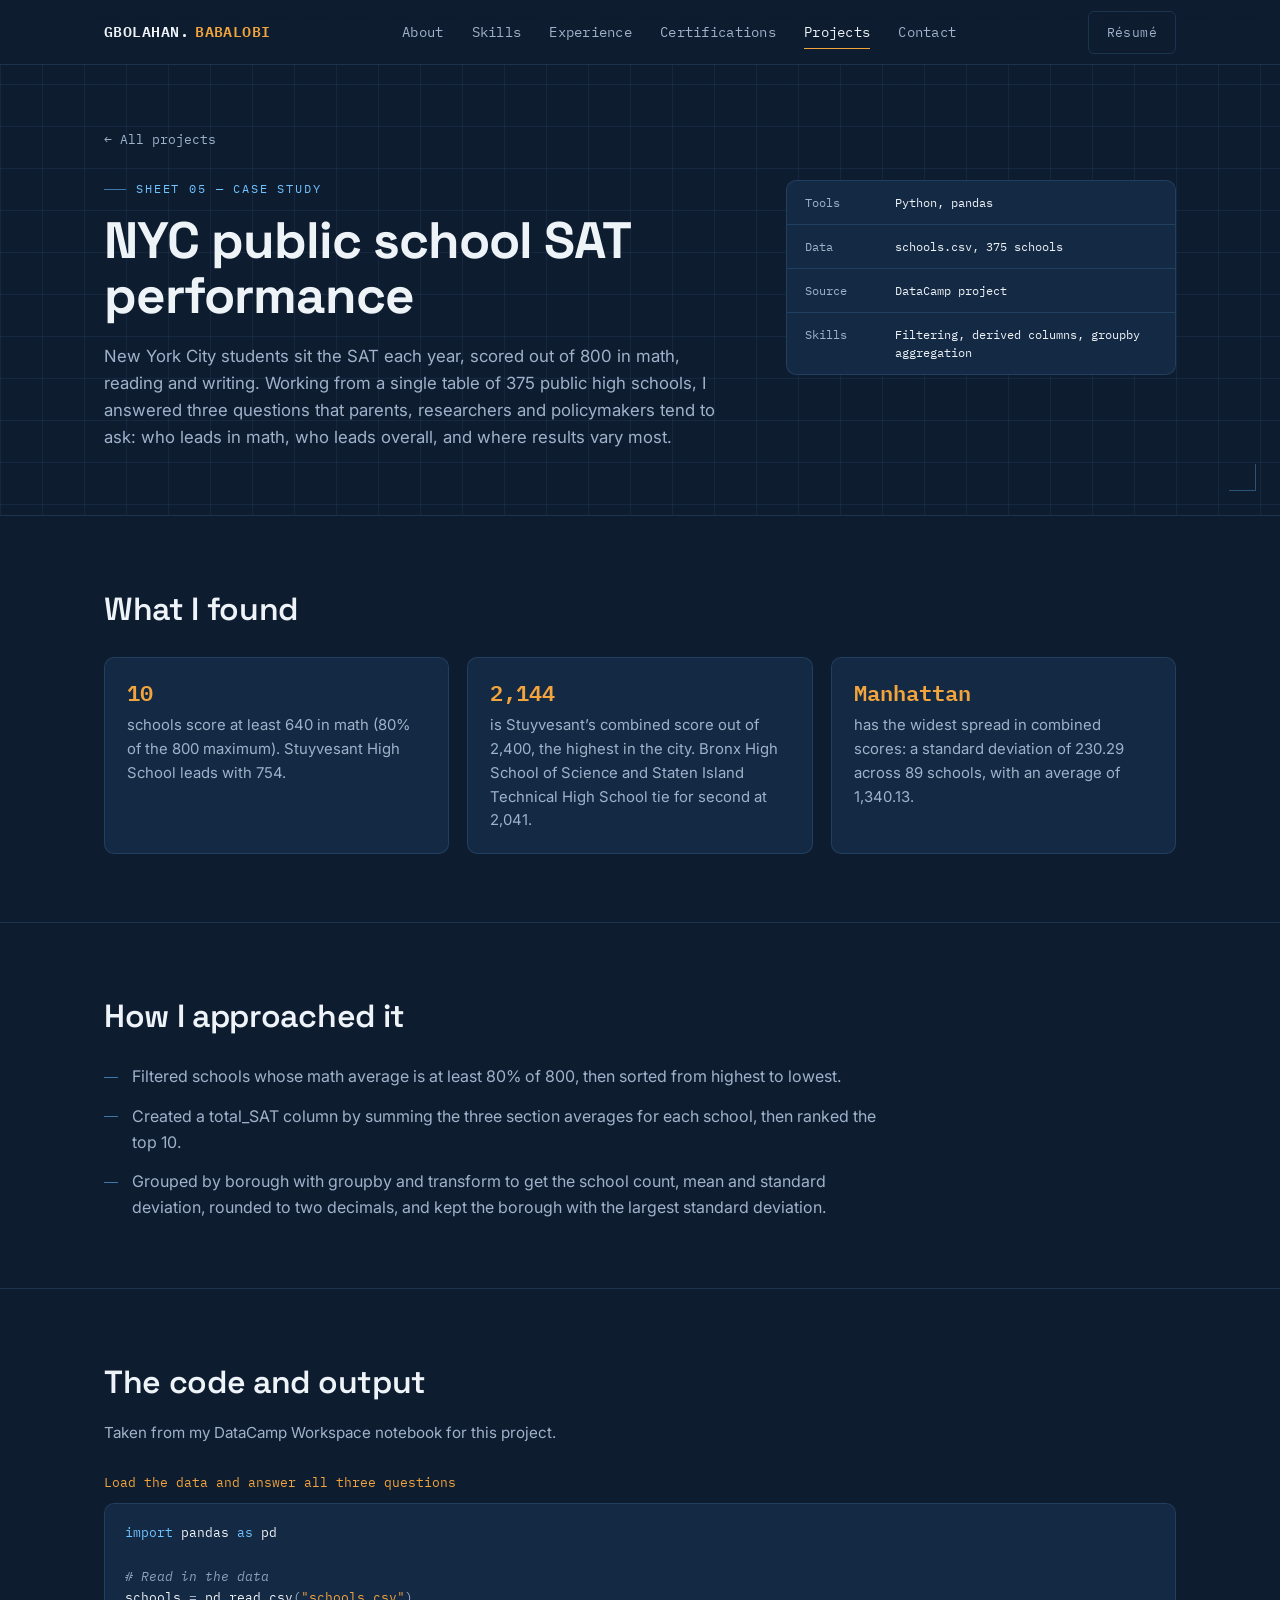
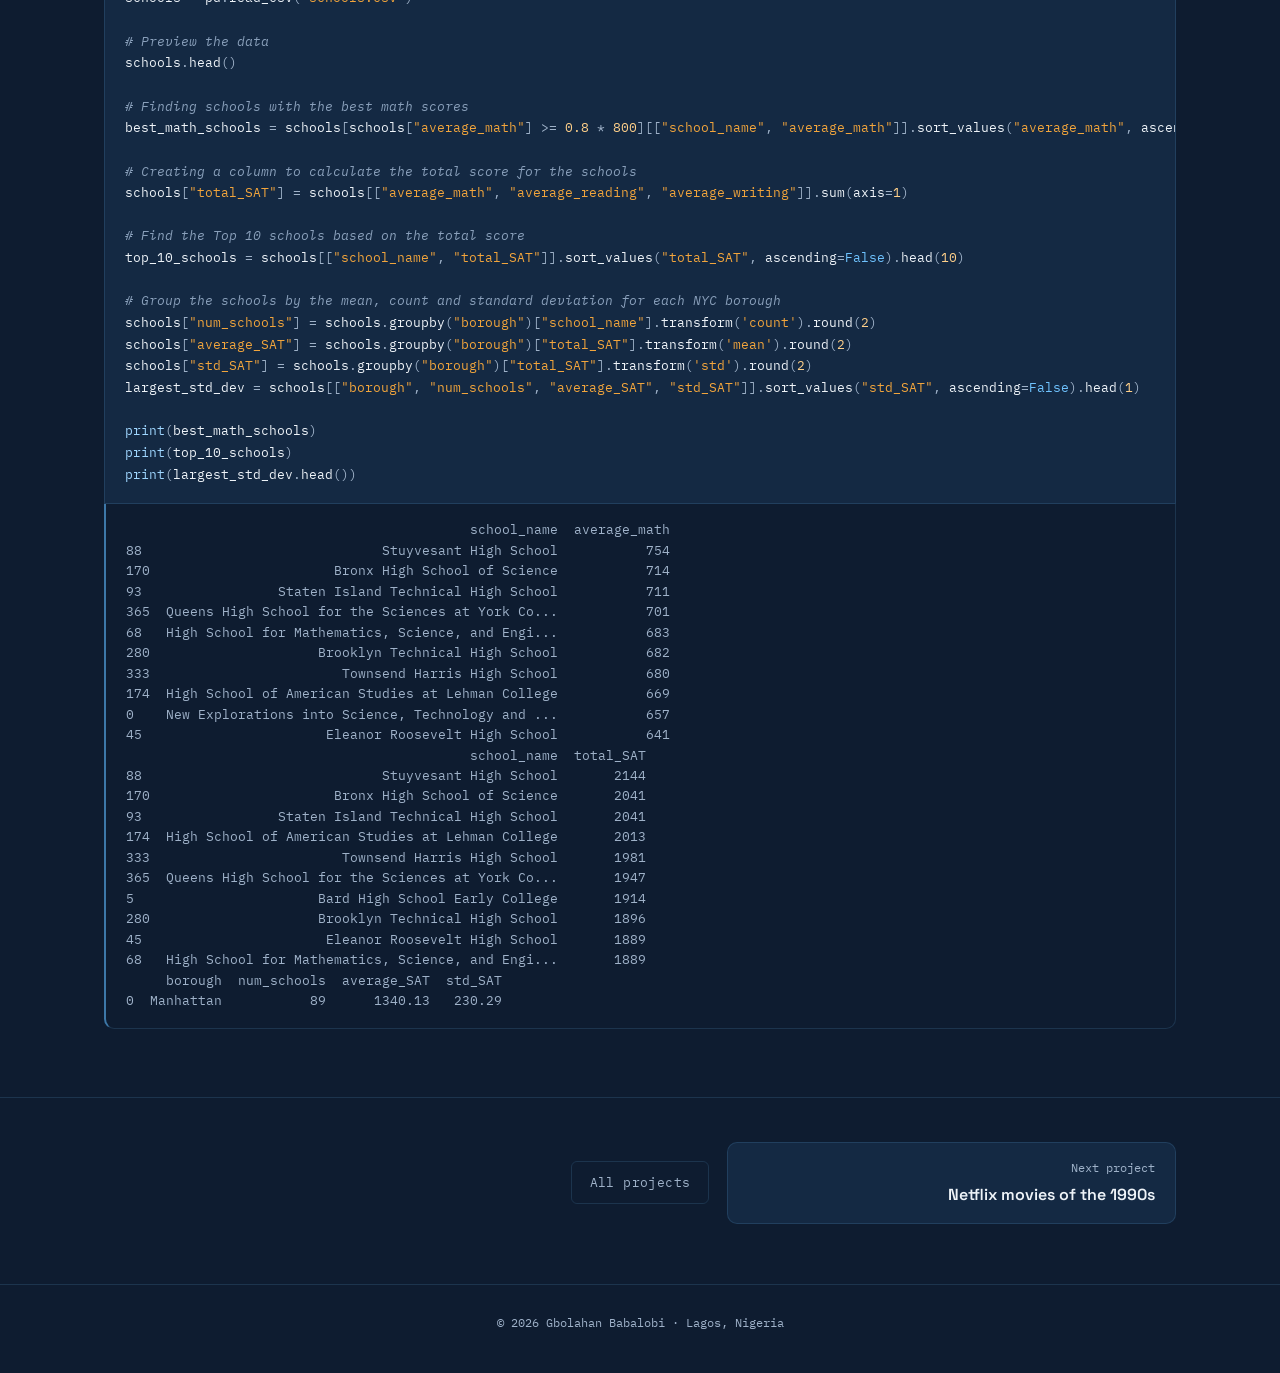
<file: nyc-school-sat.html>
<!DOCTYPE html>
<html lang="en">
<head>
<meta charset="UTF-8" />
<meta name="viewport" content="width=device-width, initial-scale=1.0" />
<title>NYC public school SAT performance — Gbolahan Babalobi</title>
<meta name="description" content="Ranked 375 NYC public high schools on SAT results: the best math scores, the top 10 overall, and the borough with the widest spread." />
<link rel="preconnect" href="https://fonts.googleapis.com">
<link rel="preconnect" href="https://fonts.gstatic.com" crossorigin>
<link href="https://fonts.googleapis.com/css2?family=Space+Grotesk:wght@500;600;700&family=IBM+Plex+Mono:wght@400;500;600&family=Inter:wght@400;500;600;700&display=swap" rel="stylesheet">
<link rel="stylesheet" href="../assets/case-study.css" />
</head>
<body>

<header class="nav">
  <div class="nav-inner">
    <a href="../index.html#top" class="brand">GBOLAHAN.<span>BABALOBI</span></a>
    <nav class="links" id="navLinks">
      <a href="../index.html#about">About</a>
      <a href="../index.html#skills">Skills</a>
      <a href="../index.html#experience">Experience</a>
      <a href="../index.html#certifications">Certifications</a>
      <a class="active" href="../index.html#projects">Projects</a>
      <a href="../index.html#contact">Contact</a>
    </nav>
    <div class="nav-cta">
      <a class="btn ghost" href="../assets/Gbolahan_Babalobi_Resume.pdf" download>Résumé</a>
      <button class="menu-toggle" id="menuToggle" aria-label="Toggle menu" aria-expanded="false">
        <span></span><span></span><span></span>
      </button>
    </div>
  </div>
</header>

<main id="top">

  <section class="cs-hero">
    <div class="wrap">
      <a class="cs-back" href="../index.html#python-sql">All projects</a>
      <div class="cs-hero-grid">
        <div>
          <div class="eyebrow">Sheet 05 — Case study</div>
          <h1 class="cs-h1">NYC public school SAT performance</h1>
          <p class="cs-lead">New York City students sit the SAT each year, scored out of 800 in math, reading and writing. Working from a single table of 375 public high schools, I answered three questions that parents, researchers and policymakers tend to ask: who leads in math, who leads overall, and where results vary most.</p>
        </div>
        <div class="titleblock">
<div class="tb-row"><span class="k">Tools</span><span class="v">Python, pandas</span></div>
<div class="tb-row"><span class="k">Data</span><span class="v">schools.csv, 375 schools</span></div>
<div class="tb-row"><span class="k">Source</span><span class="v">DataCamp project</span></div>
<div class="tb-row"><span class="k">Skills</span><span class="v">Filtering, derived columns, groupby aggregation</span></div>
        </div>
      </div>
    </div>
  </section>

  <section class="cs-section">
    <div class="wrap">
      <h2 class="section-title">What I found</h2>
      <div class="cs-findings">
<div class="finding"><div class="num">10</div><p>schools score at least 640 in math (80% of the 800 maximum). Stuyvesant High School leads with 754.</p></div>
<div class="finding"><div class="num">2,144</div><p>is Stuyvesant’s combined score out of 2,400, the highest in the city. Bronx High School of Science and Staten Island Technical High School tie for second at 2,041.</p></div>
<div class="finding"><div class="num">Manhattan</div><p>has the widest spread in combined scores: a standard deviation of 230.29 across 89 schools, with an average of 1,340.13.</p></div>
      </div>
      
    </div>
  </section>

  <section class="cs-section">
    <div class="wrap">
      <h2 class="section-title">How I approached it</h2>
      <ul class="cs-approach">
<li>Filtered schools whose math average is at least 80% of 800, then sorted from highest to lowest.</li>
<li>Created a total_SAT column by summing the three section averages for each school, then ranked the top 10.</li>
<li>Grouped by borough with groupby and transform to get the school count, mean and standard deviation, rounded to two decimals, and kept the borough with the largest standard deviation.</li>
      </ul>
    </div>
  </section>

  <section class="cs-section" id="work">
    <div class="wrap">
      <h2 class="section-title">The code and output</h2>
      <p class="cs-note">Taken from my DataCamp Workspace notebook for this project.</p>
<div class="nb-cell">
<div class="nb-label">Load the data and answer all three questions</div>
<pre class="nb-code" tabindex="0"><code><span class="tok-kn">import</span><span class="tok-w"> </span><span class="tok-nn">pandas</span><span class="tok-w"> </span><span class="tok-k">as</span><span class="tok-w"> </span><span class="tok-nn">pd</span>

<span class="tok-c1"># Read in the data</span>
<span class="tok-n">schools</span> <span class="tok-o">=</span> <span class="tok-n">pd</span><span class="tok-o">.</span><span class="tok-n">read_csv</span><span class="tok-p">(</span><span class="tok-s2">"schools.csv"</span><span class="tok-p">)</span>

<span class="tok-c1"># Preview the data</span>
<span class="tok-n">schools</span><span class="tok-o">.</span><span class="tok-n">head</span><span class="tok-p">()</span>

<span class="tok-c1"># Finding schools with the best math scores</span>
<span class="tok-n">best_math_schools</span> <span class="tok-o">=</span> <span class="tok-n">schools</span><span class="tok-p">[</span><span class="tok-n">schools</span><span class="tok-p">[</span><span class="tok-s2">"average_math"</span><span class="tok-p">]</span> <span class="tok-o">&gt;=</span> <span class="tok-mf">0.8</span> <span class="tok-o">*</span> <span class="tok-mi">800</span><span class="tok-p">][[</span><span class="tok-s2">"school_name"</span><span class="tok-p">,</span> <span class="tok-s2">"average_math"</span><span class="tok-p">]]</span><span class="tok-o">.</span><span class="tok-n">sort_values</span><span class="tok-p">(</span><span class="tok-s2">"average_math"</span><span class="tok-p">,</span> <span class="tok-n">ascending</span><span class="tok-o">=</span><span class="tok-kc">False</span><span class="tok-p">)</span>

<span class="tok-c1"># Creating a column to calculate the total score for the schools</span>
<span class="tok-n">schools</span><span class="tok-p">[</span><span class="tok-s2">"total_SAT"</span><span class="tok-p">]</span> <span class="tok-o">=</span> <span class="tok-n">schools</span><span class="tok-p">[[</span><span class="tok-s2">"average_math"</span><span class="tok-p">,</span> <span class="tok-s2">"average_reading"</span><span class="tok-p">,</span> <span class="tok-s2">"average_writing"</span><span class="tok-p">]]</span><span class="tok-o">.</span><span class="tok-n">sum</span><span class="tok-p">(</span><span class="tok-n">axis</span><span class="tok-o">=</span><span class="tok-mi">1</span><span class="tok-p">)</span>

<span class="tok-c1"># Find the Top 10 schools based on the total score </span>
<span class="tok-n">top_10_schools</span> <span class="tok-o">=</span> <span class="tok-n">schools</span><span class="tok-p">[[</span><span class="tok-s2">"school_name"</span><span class="tok-p">,</span> <span class="tok-s2">"total_SAT"</span><span class="tok-p">]]</span><span class="tok-o">.</span><span class="tok-n">sort_values</span><span class="tok-p">(</span><span class="tok-s2">"total_SAT"</span><span class="tok-p">,</span> <span class="tok-n">ascending</span><span class="tok-o">=</span><span class="tok-kc">False</span><span class="tok-p">)</span><span class="tok-o">.</span><span class="tok-n">head</span><span class="tok-p">(</span><span class="tok-mi">10</span><span class="tok-p">)</span>

<span class="tok-c1"># Group the schools by the mean, count and standard deviation for each NYC borough</span>
<span class="tok-n">schools</span><span class="tok-p">[</span><span class="tok-s2">"num_schools"</span><span class="tok-p">]</span> <span class="tok-o">=</span> <span class="tok-n">schools</span><span class="tok-o">.</span><span class="tok-n">groupby</span><span class="tok-p">(</span><span class="tok-s2">"borough"</span><span class="tok-p">)[</span><span class="tok-s2">"school_name"</span><span class="tok-p">]</span><span class="tok-o">.</span><span class="tok-n">transform</span><span class="tok-p">(</span><span class="tok-s1">'count'</span><span class="tok-p">)</span><span class="tok-o">.</span><span class="tok-n">round</span><span class="tok-p">(</span><span class="tok-mi">2</span><span class="tok-p">)</span>
<span class="tok-n">schools</span><span class="tok-p">[</span><span class="tok-s2">"average_SAT"</span><span class="tok-p">]</span> <span class="tok-o">=</span> <span class="tok-n">schools</span><span class="tok-o">.</span><span class="tok-n">groupby</span><span class="tok-p">(</span><span class="tok-s2">"borough"</span><span class="tok-p">)[</span><span class="tok-s2">"total_SAT"</span><span class="tok-p">]</span><span class="tok-o">.</span><span class="tok-n">transform</span><span class="tok-p">(</span><span class="tok-s1">'mean'</span><span class="tok-p">)</span><span class="tok-o">.</span><span class="tok-n">round</span><span class="tok-p">(</span><span class="tok-mi">2</span><span class="tok-p">)</span>
<span class="tok-n">schools</span><span class="tok-p">[</span><span class="tok-s2">"std_SAT"</span><span class="tok-p">]</span> <span class="tok-o">=</span> <span class="tok-n">schools</span><span class="tok-o">.</span><span class="tok-n">groupby</span><span class="tok-p">(</span><span class="tok-s2">"borough"</span><span class="tok-p">)[</span><span class="tok-s2">"total_SAT"</span><span class="tok-p">]</span><span class="tok-o">.</span><span class="tok-n">transform</span><span class="tok-p">(</span><span class="tok-s1">'std'</span><span class="tok-p">)</span><span class="tok-o">.</span><span class="tok-n">round</span><span class="tok-p">(</span><span class="tok-mi">2</span><span class="tok-p">)</span>
<span class="tok-n">largest_std_dev</span> <span class="tok-o">=</span> <span class="tok-n">schools</span><span class="tok-p">[[</span><span class="tok-s2">"borough"</span><span class="tok-p">,</span> <span class="tok-s2">"num_schools"</span><span class="tok-p">,</span> <span class="tok-s2">"average_SAT"</span><span class="tok-p">,</span> <span class="tok-s2">"std_SAT"</span><span class="tok-p">]]</span><span class="tok-o">.</span><span class="tok-n">sort_values</span><span class="tok-p">(</span><span class="tok-s2">"std_SAT"</span><span class="tok-p">,</span> <span class="tok-n">ascending</span><span class="tok-o">=</span><span class="tok-kc">False</span><span class="tok-p">)</span><span class="tok-o">.</span><span class="tok-n">head</span><span class="tok-p">(</span><span class="tok-mi">1</span><span class="tok-p">)</span>

<span class="tok-nb">print</span><span class="tok-p">(</span><span class="tok-n">best_math_schools</span><span class="tok-p">)</span>
<span class="tok-nb">print</span><span class="tok-p">(</span><span class="tok-n">top_10_schools</span><span class="tok-p">)</span>
<span class="tok-nb">print</span><span class="tok-p">(</span><span class="tok-n">largest_std_dev</span><span class="tok-o">.</span><span class="tok-n">head</span><span class="tok-p">())</span></code></pre>
<div class="nb-out">
<pre class="nb-text" tabindex="0">                                           school_name  average_math
88                              Stuyvesant High School           754
170                       Bronx High School of Science           714
93                 Staten Island Technical High School           711
365  Queens High School for the Sciences at York Co...           701
68   High School for Mathematics, Science, and Engi...           683
280                     Brooklyn Technical High School           682
333                        Townsend Harris High School           680
174  High School of American Studies at Lehman College           669
0    New Explorations into Science, Technology and ...           657
45                       Eleanor Roosevelt High School           641
                                           school_name  total_SAT
88                              Stuyvesant High School       2144
170                       Bronx High School of Science       2041
93                 Staten Island Technical High School       2041
174  High School of American Studies at Lehman College       2013
333                        Townsend Harris High School       1981
365  Queens High School for the Sciences at York Co...       1947
5                       Bard High School Early College       1914
280                     Brooklyn Technical High School       1896
45                       Eleanor Roosevelt High School       1889
68   High School for Mathematics, Science, and Engi...       1889
     borough  num_schools  average_SAT  std_SAT
0  Manhattan           89      1340.13   230.29</pre>
</div>
</div>
    </div>
  </section>

  <nav class="cs-pager" aria-label="More projects">
    <div class="wrap">
      <span></span>
      <a class="btn ghost" href="../index.html#python-sql">All projects</a>
      <a class="pg next" href="netflix-1990s-movies.html"><small>Next project</small><strong>Netflix movies of the 1990s</strong></a>
    </div>
  </nav>

</main>

<footer class="foot">
  © <span id="year"></span> Gbolahan Babalobi · Lagos, Nigeria
</footer>

<script>
  document.getElementById('year').textContent = new Date().getFullYear();
  const menuToggle = document.getElementById('menuToggle');
  const navLinks = document.getElementById('navLinks');
  menuToggle.addEventListener('click', () => {
    const isOpen = navLinks.classList.toggle('open');
    menuToggle.classList.toggle('open', isOpen);
    menuToggle.setAttribute('aria-expanded', isOpen);
  });
  navLinks.querySelectorAll('a').forEach(a => {
    a.addEventListener('click', () => {
      navLinks.classList.remove('open');
      menuToggle.classList.remove('open');
      menuToggle.setAttribute('aria-expanded', 'false');
    });
  });
</script>

</body>
</html>
</file>
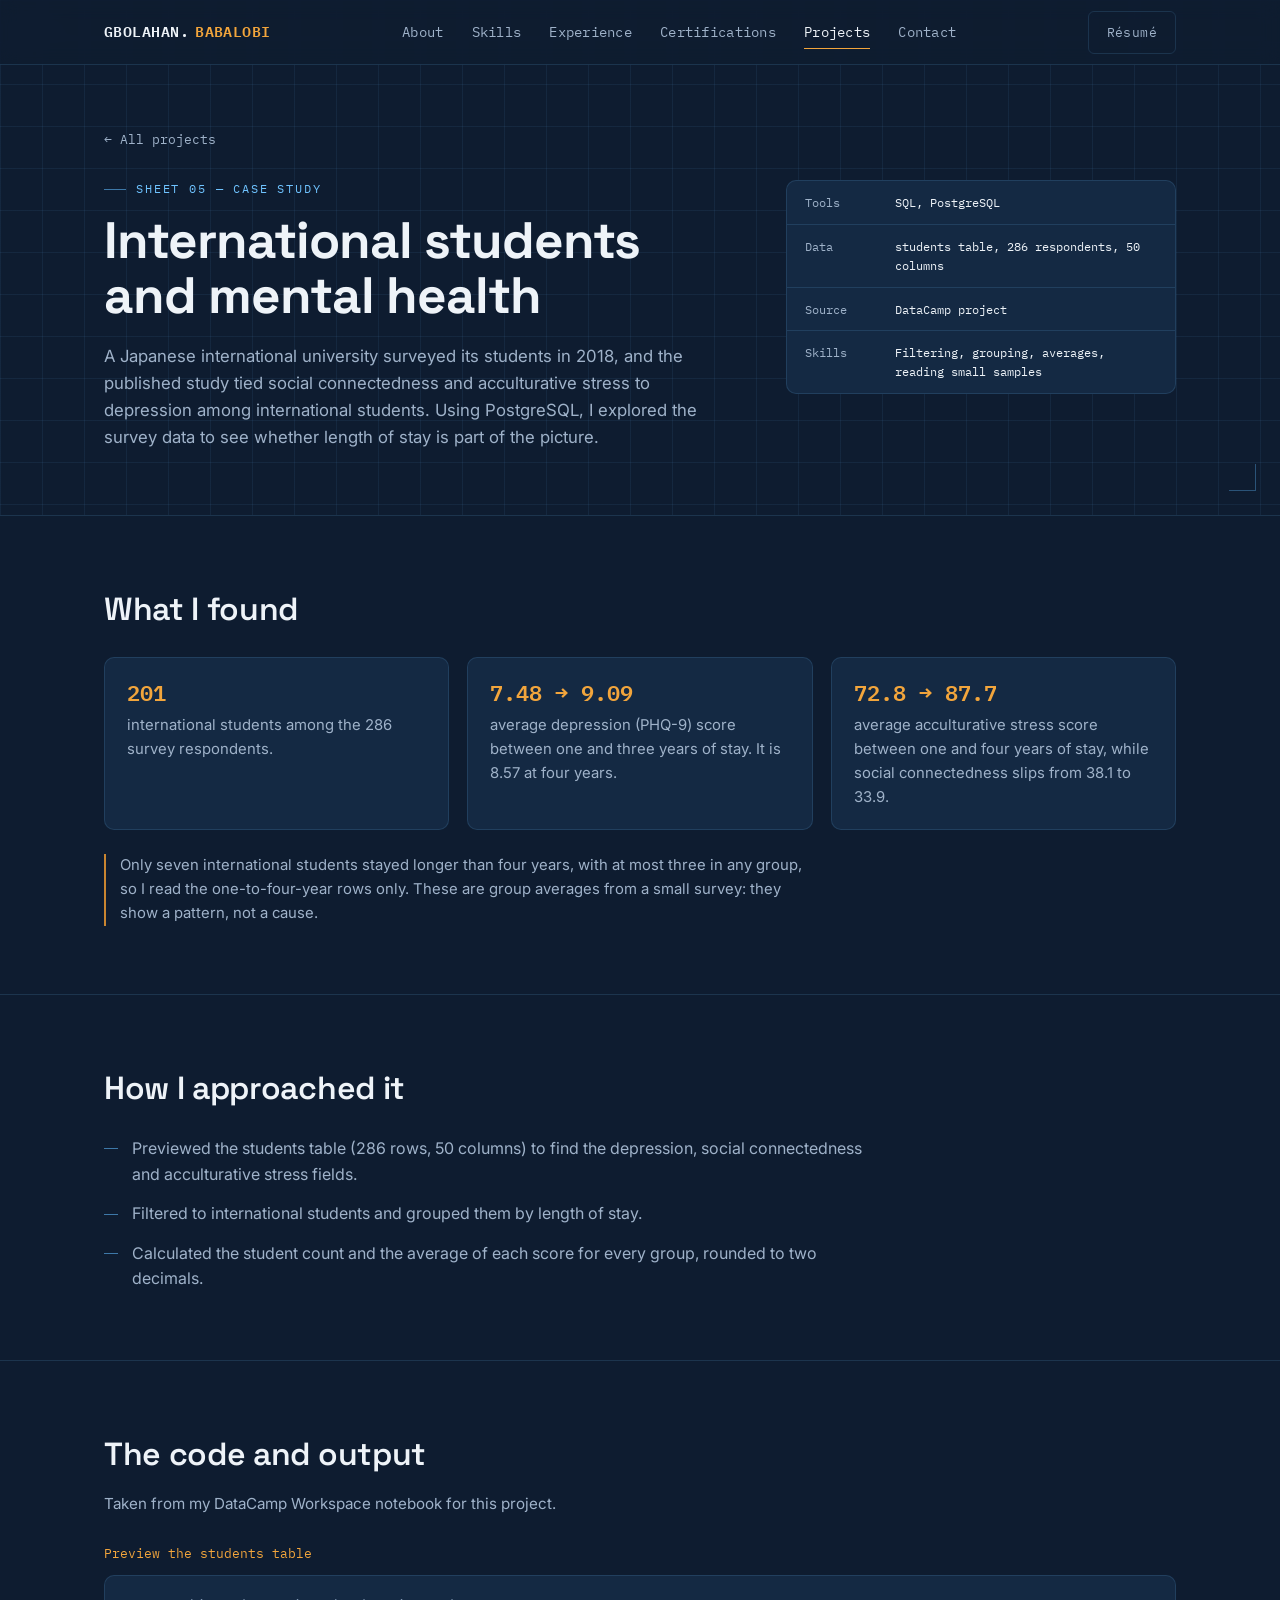
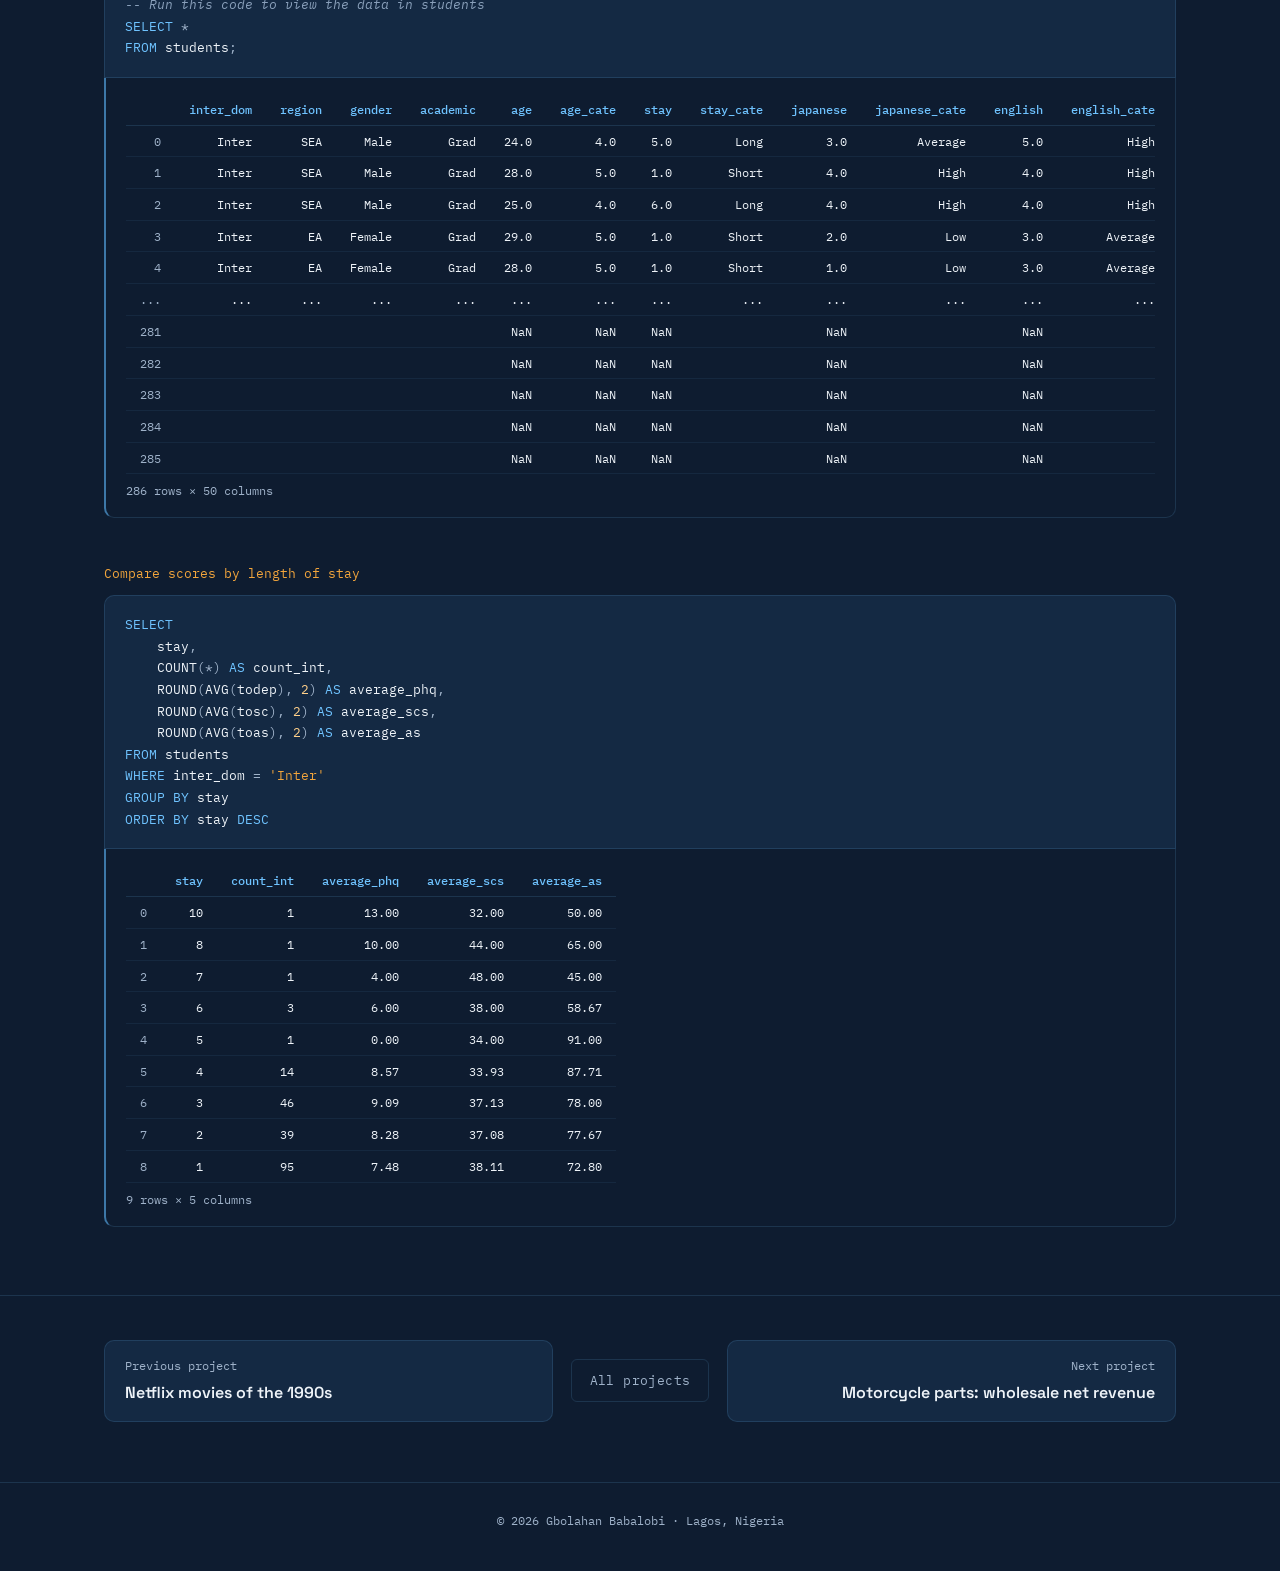
<file: student-mental-health.html>
<!DOCTYPE html>
<html lang="en">
<head>
<meta charset="UTF-8" />
<meta name="viewport" content="width=device-width, initial-scale=1.0" />
<title>International students and mental health — Gbolahan Babalobi</title>
<meta name="description" content="SQL analysis of a 286-student survey: how depression, social connectedness and acculturative stress change with length of stay." />
<link rel="preconnect" href="https://fonts.googleapis.com">
<link rel="preconnect" href="https://fonts.gstatic.com" crossorigin>
<link href="https://fonts.googleapis.com/css2?family=Space+Grotesk:wght@500;600;700&family=IBM+Plex+Mono:wght@400;500;600&family=Inter:wght@400;500;600;700&display=swap" rel="stylesheet">
<link rel="stylesheet" href="../assets/case-study.css" />
</head>
<body>

<header class="nav">
  <div class="nav-inner">
    <a href="../index.html#top" class="brand">GBOLAHAN.<span>BABALOBI</span></a>
    <nav class="links" id="navLinks">
      <a href="../index.html#about">About</a>
      <a href="../index.html#skills">Skills</a>
      <a href="../index.html#experience">Experience</a>
      <a href="../index.html#certifications">Certifications</a>
      <a class="active" href="../index.html#projects">Projects</a>
      <a href="../index.html#contact">Contact</a>
    </nav>
    <div class="nav-cta">
      <a class="btn ghost" href="../assets/Gbolahan_Babalobi_Resume.pdf" download>Résumé</a>
      <button class="menu-toggle" id="menuToggle" aria-label="Toggle menu" aria-expanded="false">
        <span></span><span></span><span></span>
      </button>
    </div>
  </div>
</header>

<main id="top">

  <section class="cs-hero">
    <div class="wrap">
      <a class="cs-back" href="../index.html#python-sql">All projects</a>
      <div class="cs-hero-grid">
        <div>
          <div class="eyebrow">Sheet 05 — Case study</div>
          <h1 class="cs-h1">International students and mental health</h1>
          <p class="cs-lead">A Japanese international university surveyed its students in 2018, and the published study tied social connectedness and acculturative stress to depression among international students. Using PostgreSQL, I explored the survey data to see whether length of stay is part of the picture.</p>
        </div>
        <div class="titleblock">
<div class="tb-row"><span class="k">Tools</span><span class="v">SQL, PostgreSQL</span></div>
<div class="tb-row"><span class="k">Data</span><span class="v">students table, 286 respondents, 50 columns</span></div>
<div class="tb-row"><span class="k">Source</span><span class="v">DataCamp project</span></div>
<div class="tb-row"><span class="k">Skills</span><span class="v">Filtering, grouping, averages, reading small samples</span></div>
        </div>
      </div>
    </div>
  </section>

  <section class="cs-section">
    <div class="wrap">
      <h2 class="section-title">What I found</h2>
      <div class="cs-findings">
<div class="finding"><div class="num">201</div><p>international students among the 286 survey respondents.</p></div>
<div class="finding"><div class="num">7.48 → 9.09</div><p>average depression (PHQ-9) score between one and three years of stay. It is 8.57 at four years.</p></div>
<div class="finding"><div class="num">72.8 → 87.7</div><p>average acculturative stress score between one and four years of stay, while social connectedness slips from 38.1 to 33.9.</p></div>
      </div>
      <p class="cs-caveat">Only seven international students stayed longer than four years, with at most three in any group, so I read the one-to-four-year rows only. These are group averages from a small survey: they show a pattern, not a cause.</p>
    </div>
  </section>

  <section class="cs-section">
    <div class="wrap">
      <h2 class="section-title">How I approached it</h2>
      <ul class="cs-approach">
<li>Previewed the students table (286 rows, 50 columns) to find the depression, social connectedness and acculturative stress fields.</li>
<li>Filtered to international students and grouped them by length of stay.</li>
<li>Calculated the student count and the average of each score for every group, rounded to two decimals.</li>
      </ul>
    </div>
  </section>

  <section class="cs-section" id="work">
    <div class="wrap">
      <h2 class="section-title">The code and output</h2>
      <p class="cs-note">Taken from my DataCamp Workspace notebook for this project.</p>
<div class="nb-cell">
<div class="nb-label">Preview the students table</div>
<pre class="nb-code" tabindex="0"><code><span class="tok-c1">-- Run this code to view the data in students</span>
<span class="tok-k">SELECT</span><span class="tok-w"> </span><span class="tok-o">*</span><span class="tok-w"> </span>
<span class="tok-k">FROM</span><span class="tok-w"> </span><span class="tok-n">students</span><span class="tok-p">;</span></code></pre>
<div class="nb-out">
<div class="nb-table" tabindex="0"><div>

<table class="dataframe">
  <thead>
    <tr>
      <th></th>
      <th>inter_dom</th>
      <th>region</th>
      <th>gender</th>
      <th>academic</th>
      <th>age</th>
      <th>age_cate</th>
      <th>stay</th>
      <th>stay_cate</th>
      <th>japanese</th>
      <th>japanese_cate</th>
      <th>english</th>
      <th>english_cate</th>
      <th>intimate</th>
      <th>religion</th>
      <th>suicide</th>
      <th>dep</th>
      <th>deptype</th>
      <th>todep</th>
      <th>depsev</th>
      <th>tosc</th>
      <th>apd</th>
      <th>ahome</th>
      <th>aph</th>
      <th>afear</th>
      <th>acs</th>
      <th>aguilt</th>
      <th>amiscell</th>
      <th>toas</th>
      <th>partner</th>
      <th>friends</th>
      <th>parents</th>
      <th>relative</th>
      <th>profess</th>
      <th>phone</th>
      <th>doctor</th>
      <th>reli</th>
      <th>alone</th>
      <th>others</th>
      <th>internet</th>
      <th>partner_bi</th>
      <th>friends_bi</th>
      <th>parents_bi</th>
      <th>relative_bi</th>
      <th>professional_bi</th>
      <th>phone_bi</th>
      <th>doctor_bi</th>
      <th>religion_bi</th>
      <th>alone_bi</th>
      <th>others_bi</th>
      <th>internet_bi</th>
    </tr>
  </thead>
  <tbody>
    <tr>
      <th>0</th>
      <td>Inter</td>
      <td>SEA</td>
      <td>Male</td>
      <td>Grad</td>
      <td>24.0</td>
      <td>4.0</td>
      <td>5.0</td>
      <td>Long</td>
      <td>3.0</td>
      <td>Average</td>
      <td>5.0</td>
      <td>High</td>
      <td></td>
      <td>Yes</td>
      <td>No</td>
      <td>No</td>
      <td>No</td>
      <td>0.0</td>
      <td>Min</td>
      <td>34.0</td>
      <td>23.0</td>
      <td>9.0</td>
      <td>11.0</td>
      <td>8.0</td>
      <td>11.0</td>
      <td>2.0</td>
      <td>27.0</td>
      <td>91.0</td>
      <td>5.0</td>
      <td>5.0</td>
      <td>6.0</td>
      <td>3.0</td>
      <td>2.0</td>
      <td>1.0</td>
      <td>4.0</td>
      <td>1.0</td>
      <td>3.0</td>
      <td>4.0</td>
      <td>NaN</td>
      <td>Yes</td>
      <td>Yes</td>
      <td>Yes</td>
      <td>No</td>
      <td>No</td>
      <td>No</td>
      <td>No</td>
      <td>No</td>
      <td>No</td>
      <td>No</td>
      <td>No</td>
    </tr>
    <tr>
      <th>1</th>
      <td>Inter</td>
      <td>SEA</td>
      <td>Male</td>
      <td>Grad</td>
      <td>28.0</td>
      <td>5.0</td>
      <td>1.0</td>
      <td>Short</td>
      <td>4.0</td>
      <td>High</td>
      <td>4.0</td>
      <td>High</td>
      <td></td>
      <td>No</td>
      <td>No</td>
      <td>No</td>
      <td>No</td>
      <td>2.0</td>
      <td>Min</td>
      <td>48.0</td>
      <td>8.0</td>
      <td>7.0</td>
      <td>5.0</td>
      <td>4.0</td>
      <td>3.0</td>
      <td>2.0</td>
      <td>10.0</td>
      <td>39.0</td>
      <td>7.0</td>
      <td>7.0</td>
      <td>7.0</td>
      <td>4.0</td>
      <td>4.0</td>
      <td>4.0</td>
      <td>4.0</td>
      <td>1.0</td>
      <td>1.0</td>
      <td>1.0</td>
      <td>NaN</td>
      <td>Yes</td>
      <td>Yes</td>
      <td>Yes</td>
      <td>No</td>
      <td>No</td>
      <td>No</td>
      <td>No</td>
      <td>No</td>
      <td>No</td>
      <td>No</td>
      <td>No</td>
    </tr>
    <tr>
      <th>2</th>
      <td>Inter</td>
      <td>SEA</td>
      <td>Male</td>
      <td>Grad</td>
      <td>25.0</td>
      <td>4.0</td>
      <td>6.0</td>
      <td>Long</td>
      <td>4.0</td>
      <td>High</td>
      <td>4.0</td>
      <td>High</td>
      <td>Yes</td>
      <td>Yes</td>
      <td>No</td>
      <td>No</td>
      <td>No</td>
      <td>2.0</td>
      <td>Min</td>
      <td>41.0</td>
      <td>13.0</td>
      <td>4.0</td>
      <td>7.0</td>
      <td>6.0</td>
      <td>4.0</td>
      <td>3.0</td>
      <td>14.0</td>
      <td>51.0</td>
      <td>3.0</td>
      <td>3.0</td>
      <td>3.0</td>
      <td>1.0</td>
      <td>1.0</td>
      <td>2.0</td>
      <td>1.0</td>
      <td>1.0</td>
      <td>1.0</td>
      <td>1.0</td>
      <td>NaN</td>
      <td>No</td>
      <td>No</td>
      <td>No</td>
      <td>No</td>
      <td>No</td>
      <td>No</td>
      <td>No</td>
      <td>No</td>
      <td>No</td>
      <td>No</td>
      <td>No</td>
    </tr>
    <tr>
      <th>3</th>
      <td>Inter</td>
      <td>EA</td>
      <td>Female</td>
      <td>Grad</td>
      <td>29.0</td>
      <td>5.0</td>
      <td>1.0</td>
      <td>Short</td>
      <td>2.0</td>
      <td>Low</td>
      <td>3.0</td>
      <td>Average</td>
      <td>No</td>
      <td>No</td>
      <td>No</td>
      <td>No</td>
      <td>No</td>
      <td>3.0</td>
      <td>Min</td>
      <td>37.0</td>
      <td>16.0</td>
      <td>10.0</td>
      <td>10.0</td>
      <td>8.0</td>
      <td>6.0</td>
      <td>4.0</td>
      <td>21.0</td>
      <td>75.0</td>
      <td>5.0</td>
      <td>5.0</td>
      <td>5.0</td>
      <td>5.0</td>
      <td>5.0</td>
      <td>2.0</td>
      <td>2.0</td>
      <td>2.0</td>
      <td>4.0</td>
      <td>4.0</td>
      <td>NaN</td>
      <td>Yes</td>
      <td>Yes</td>
      <td>Yes</td>
      <td>Yes</td>
      <td>Yes</td>
      <td>No</td>
      <td>No</td>
      <td>No</td>
      <td>No</td>
      <td>No</td>
      <td>No</td>
    </tr>
    <tr>
      <th>4</th>
      <td>Inter</td>
      <td>EA</td>
      <td>Female</td>
      <td>Grad</td>
      <td>28.0</td>
      <td>5.0</td>
      <td>1.0</td>
      <td>Short</td>
      <td>1.0</td>
      <td>Low</td>
      <td>3.0</td>
      <td>Average</td>
      <td>Yes</td>
      <td>No</td>
      <td>No</td>
      <td>No</td>
      <td>No</td>
      <td>3.0</td>
      <td>Min</td>
      <td>37.0</td>
      <td>15.0</td>
      <td>12.0</td>
      <td>5.0</td>
      <td>8.0</td>
      <td>7.0</td>
      <td>4.0</td>
      <td>31.0</td>
      <td>82.0</td>
      <td>5.0</td>
      <td>5.0</td>
      <td>5.0</td>
      <td>2.0</td>
      <td>5.0</td>
      <td>2.0</td>
      <td>5.0</td>
      <td>5.0</td>
      <td>4.0</td>
      <td>4.0</td>
      <td>NaN</td>
      <td>Yes</td>
      <td>Yes</td>
      <td>Yes</td>
      <td>No</td>
      <td>Yes</td>
      <td>No</td>
      <td>Yes</td>
      <td>Yes</td>
      <td>No</td>
      <td>No</td>
      <td>No</td>
    </tr>
    <tr>
      <th>...</th>
      <td>...</td>
      <td>...</td>
      <td>...</td>
      <td>...</td>
      <td>...</td>
      <td>...</td>
      <td>...</td>
      <td>...</td>
      <td>...</td>
      <td>...</td>
      <td>...</td>
      <td>...</td>
      <td>...</td>
      <td>...</td>
      <td>...</td>
      <td>...</td>
      <td>...</td>
      <td>...</td>
      <td>...</td>
      <td>...</td>
      <td>...</td>
      <td>...</td>
      <td>...</td>
      <td>...</td>
      <td>...</td>
      <td>...</td>
      <td>...</td>
      <td>...</td>
      <td>...</td>
      <td>...</td>
      <td>...</td>
      <td>...</td>
      <td>...</td>
      <td>...</td>
      <td>...</td>
      <td>...</td>
      <td>...</td>
      <td>...</td>
      <td>...</td>
      <td>...</td>
      <td>...</td>
      <td>...</td>
      <td>...</td>
      <td>...</td>
      <td>...</td>
      <td>...</td>
      <td>...</td>
      <td>...</td>
      <td>...</td>
      <td>...</td>
    </tr>
    <tr>
      <th>281</th>
      <td></td>
      <td></td>
      <td></td>
      <td></td>
      <td>NaN</td>
      <td>NaN</td>
      <td>NaN</td>
      <td></td>
      <td>NaN</td>
      <td></td>
      <td>NaN</td>
      <td></td>
      <td></td>
      <td></td>
      <td></td>
      <td></td>
      <td></td>
      <td>NaN</td>
      <td></td>
      <td>NaN</td>
      <td>NaN</td>
      <td>NaN</td>
      <td>NaN</td>
      <td>NaN</td>
      <td>NaN</td>
      <td>NaN</td>
      <td>NaN</td>
      <td>NaN</td>
      <td>NaN</td>
      <td>NaN</td>
      <td>NaN</td>
      <td>NaN</td>
      <td>NaN</td>
      <td>NaN</td>
      <td>NaN</td>
      <td>NaN</td>
      <td>NaN</td>
      <td>NaN</td>
      <td>NaN</td>
      <td>128</td>
      <td>140</td>
      <td></td>
      <td></td>
      <td></td>
      <td></td>
      <td></td>
      <td></td>
      <td></td>
      <td></td>
      <td></td>
    </tr>
    <tr>
      <th>282</th>
      <td></td>
      <td></td>
      <td></td>
      <td></td>
      <td>NaN</td>
      <td>NaN</td>
      <td>NaN</td>
      <td></td>
      <td>NaN</td>
      <td></td>
      <td>NaN</td>
      <td></td>
      <td></td>
      <td></td>
      <td></td>
      <td></td>
      <td></td>
      <td>NaN</td>
      <td></td>
      <td>NaN</td>
      <td>NaN</td>
      <td>NaN</td>
      <td>NaN</td>
      <td>NaN</td>
      <td>NaN</td>
      <td>NaN</td>
      <td>NaN</td>
      <td>NaN</td>
      <td>NaN</td>
      <td>NaN</td>
      <td>NaN</td>
      <td>NaN</td>
      <td>NaN</td>
      <td>NaN</td>
      <td>NaN</td>
      <td>NaN</td>
      <td>NaN</td>
      <td>NaN</td>
      <td>NaN</td>
      <td>137</td>
      <td>131</td>
      <td></td>
      <td></td>
      <td></td>
      <td></td>
      <td></td>
      <td></td>
      <td></td>
      <td></td>
      <td></td>
    </tr>
    <tr>
      <th>283</th>
      <td></td>
      <td></td>
      <td></td>
      <td></td>
      <td>NaN</td>
      <td>NaN</td>
      <td>NaN</td>
      <td></td>
      <td>NaN</td>
      <td></td>
      <td>NaN</td>
      <td></td>
      <td></td>
      <td></td>
      <td></td>
      <td></td>
      <td></td>
      <td>NaN</td>
      <td></td>
      <td>NaN</td>
      <td>NaN</td>
      <td>NaN</td>
      <td>NaN</td>
      <td>NaN</td>
      <td>NaN</td>
      <td>NaN</td>
      <td>NaN</td>
      <td>NaN</td>
      <td>NaN</td>
      <td>NaN</td>
      <td>NaN</td>
      <td>NaN</td>
      <td>NaN</td>
      <td>NaN</td>
      <td>NaN</td>
      <td>NaN</td>
      <td>NaN</td>
      <td>NaN</td>
      <td>NaN</td>
      <td>66</td>
      <td>202</td>
      <td></td>
      <td></td>
      <td></td>
      <td></td>
      <td></td>
      <td></td>
      <td></td>
      <td></td>
      <td></td>
    </tr>
    <tr>
      <th>284</th>
      <td></td>
      <td></td>
      <td></td>
      <td></td>
      <td>NaN</td>
      <td>NaN</td>
      <td>NaN</td>
      <td></td>
      <td>NaN</td>
      <td></td>
      <td>NaN</td>
      <td></td>
      <td></td>
      <td></td>
      <td></td>
      <td></td>
      <td></td>
      <td>NaN</td>
      <td></td>
      <td>NaN</td>
      <td>NaN</td>
      <td>NaN</td>
      <td>NaN</td>
      <td>NaN</td>
      <td>NaN</td>
      <td>NaN</td>
      <td>NaN</td>
      <td>NaN</td>
      <td>NaN</td>
      <td>NaN</td>
      <td>NaN</td>
      <td>NaN</td>
      <td>NaN</td>
      <td>NaN</td>
      <td>NaN</td>
      <td>NaN</td>
      <td>NaN</td>
      <td>NaN</td>
      <td>NaN</td>
      <td>61</td>
      <td>207</td>
      <td></td>
      <td></td>
      <td></td>
      <td></td>
      <td></td>
      <td></td>
      <td></td>
      <td></td>
      <td></td>
    </tr>
    <tr>
      <th>285</th>
      <td></td>
      <td></td>
      <td></td>
      <td></td>
      <td>NaN</td>
      <td>NaN</td>
      <td>NaN</td>
      <td></td>
      <td>NaN</td>
      <td></td>
      <td>NaN</td>
      <td></td>
      <td></td>
      <td></td>
      <td></td>
      <td></td>
      <td></td>
      <td>NaN</td>
      <td></td>
      <td>NaN</td>
      <td>NaN</td>
      <td>NaN</td>
      <td>NaN</td>
      <td>NaN</td>
      <td>NaN</td>
      <td>NaN</td>
      <td>NaN</td>
      <td>NaN</td>
      <td>NaN</td>
      <td>NaN</td>
      <td>NaN</td>
      <td>NaN</td>
      <td>NaN</td>
      <td>NaN</td>
      <td>NaN</td>
      <td>NaN</td>
      <td>NaN</td>
      <td>NaN</td>
      <td>NaN</td>
      <td>30</td>
      <td>238</td>
      <td></td>
      <td></td>
      <td></td>
      <td></td>
      <td></td>
      <td></td>
      <td></td>
      <td></td>
      <td></td>
    </tr>
  </tbody>
</table>

</div></div><div class="nb-cap">286 rows × 50 columns</div>
</div>
</div>
<div class="nb-cell">
<div class="nb-label">Compare scores by length of stay</div>
<pre class="nb-code" tabindex="0"><code><span class="tok-k">SELECT</span>
<span class="tok-w">	</span><span class="tok-n">stay</span><span class="tok-p">,</span>
<span class="tok-w">	</span><span class="tok-n">COUNT</span><span class="tok-p">(</span><span class="tok-o">*</span><span class="tok-p">)</span><span class="tok-w"> </span><span class="tok-k">AS</span><span class="tok-w"> </span><span class="tok-n">count_int</span><span class="tok-p">,</span>
<span class="tok-w">	</span><span class="tok-n">ROUND</span><span class="tok-p">(</span><span class="tok-n">AVG</span><span class="tok-p">(</span><span class="tok-n">todep</span><span class="tok-p">),</span><span class="tok-w"> </span><span class="tok-mf">2</span><span class="tok-p">)</span><span class="tok-w"> </span><span class="tok-k">AS</span><span class="tok-w"> </span><span class="tok-n">average_phq</span><span class="tok-p">,</span>
<span class="tok-w">	</span><span class="tok-n">ROUND</span><span class="tok-p">(</span><span class="tok-n">AVG</span><span class="tok-p">(</span><span class="tok-n">tosc</span><span class="tok-p">),</span><span class="tok-w"> </span><span class="tok-mf">2</span><span class="tok-p">)</span><span class="tok-w"> </span><span class="tok-k">AS</span><span class="tok-w"> </span><span class="tok-n">average_scs</span><span class="tok-p">,</span>
<span class="tok-w">	</span><span class="tok-n">ROUND</span><span class="tok-p">(</span><span class="tok-n">AVG</span><span class="tok-p">(</span><span class="tok-n">toas</span><span class="tok-p">),</span><span class="tok-w"> </span><span class="tok-mf">2</span><span class="tok-p">)</span><span class="tok-w"> </span><span class="tok-k">AS</span><span class="tok-w"> </span><span class="tok-n">average_as</span>
<span class="tok-k">FROM</span><span class="tok-w"> </span><span class="tok-n">students</span>
<span class="tok-k">WHERE</span><span class="tok-w"> </span><span class="tok-n">inter_dom</span><span class="tok-w"> </span><span class="tok-o">=</span><span class="tok-w"> </span><span class="tok-s1">'Inter'</span>
<span class="tok-k">GROUP</span><span class="tok-w"> </span><span class="tok-k">BY</span><span class="tok-w"> </span><span class="tok-n">stay</span>
<span class="tok-k">ORDER</span><span class="tok-w"> </span><span class="tok-k">BY</span><span class="tok-w"> </span><span class="tok-n">stay</span><span class="tok-w"> </span><span class="tok-k">DESC</span></code></pre>
<div class="nb-out">
<div class="nb-table" tabindex="0"><div>

<table class="dataframe">
  <thead>
    <tr>
      <th></th>
      <th>stay</th>
      <th>count_int</th>
      <th>average_phq</th>
      <th>average_scs</th>
      <th>average_as</th>
    </tr>
  </thead>
  <tbody>
    <tr>
      <th>0</th>
      <td>10</td>
      <td>1</td>
      <td>13.00</td>
      <td>32.00</td>
      <td>50.00</td>
    </tr>
    <tr>
      <th>1</th>
      <td>8</td>
      <td>1</td>
      <td>10.00</td>
      <td>44.00</td>
      <td>65.00</td>
    </tr>
    <tr>
      <th>2</th>
      <td>7</td>
      <td>1</td>
      <td>4.00</td>
      <td>48.00</td>
      <td>45.00</td>
    </tr>
    <tr>
      <th>3</th>
      <td>6</td>
      <td>3</td>
      <td>6.00</td>
      <td>38.00</td>
      <td>58.67</td>
    </tr>
    <tr>
      <th>4</th>
      <td>5</td>
      <td>1</td>
      <td>0.00</td>
      <td>34.00</td>
      <td>91.00</td>
    </tr>
    <tr>
      <th>5</th>
      <td>4</td>
      <td>14</td>
      <td>8.57</td>
      <td>33.93</td>
      <td>87.71</td>
    </tr>
    <tr>
      <th>6</th>
      <td>3</td>
      <td>46</td>
      <td>9.09</td>
      <td>37.13</td>
      <td>78.00</td>
    </tr>
    <tr>
      <th>7</th>
      <td>2</td>
      <td>39</td>
      <td>8.28</td>
      <td>37.08</td>
      <td>77.67</td>
    </tr>
    <tr>
      <th>8</th>
      <td>1</td>
      <td>95</td>
      <td>7.48</td>
      <td>38.11</td>
      <td>72.80</td>
    </tr>
  </tbody>
</table>
</div></div><div class="nb-cap">9 rows × 5 columns</div>
</div>
</div>
    </div>
  </section>

  <nav class="cs-pager" aria-label="More projects">
    <div class="wrap">
      <a class="pg prev" href="netflix-1990s-movies.html"><small>Previous project</small><strong>Netflix movies of the 1990s</strong></a>
      <a class="btn ghost" href="../index.html#python-sql">All projects</a>
      <a class="pg next" href="motorcycle-parts-revenue.html"><small>Next project</small><strong>Motorcycle parts: wholesale net revenue</strong></a>
    </div>
  </nav>

</main>

<footer class="foot">
  © <span id="year"></span> Gbolahan Babalobi · Lagos, Nigeria
</footer>

<script>
  document.getElementById('year').textContent = new Date().getFullYear();
  const menuToggle = document.getElementById('menuToggle');
  const navLinks = document.getElementById('navLinks');
  menuToggle.addEventListener('click', () => {
    const isOpen = navLinks.classList.toggle('open');
    menuToggle.classList.toggle('open', isOpen);
    menuToggle.setAttribute('aria-expanded', isOpen);
  });
  navLinks.querySelectorAll('a').forEach(a => {
    a.addEventListener('click', () => {
      navLinks.classList.remove('open');
      menuToggle.classList.remove('open');
      menuToggle.setAttribute('aria-expanded', 'false');
    });
  });
</script>

</body>
</html>
</file>
<file: assets/case-study.css>
/* Case-study pages. Same tokens and look as index.html. */
:root{
  --ink:#0e1c30;
  --ink-2:#142943;
  --ink-3:#1c3556;
  --line:rgba(111,195,255,0.14);
  --line-soft:rgba(111,195,255,0.07);
  --paper:#eef3f8;
  --paper-dim:#9fb2c9;
  --cyan:#6fc3ff;
  --cyan-dim:#3d78a8;
  --amber:#f2a53c;
  --amber-dim:#c98530;
  --radius:10px;
  --maxw:1120px;
  --font-display:'Space Grotesk', sans-serif;
  --font-body:'Inter', sans-serif;
  --font-mono:'IBM Plex Mono', monospace;
}

*{ box-sizing:border-box; }
html{ scroll-behavior:smooth; }
body{
  margin:0;
  background:var(--ink);
  color:var(--paper);
  font-family:var(--font-body);
  line-height:1.6;
  -webkit-font-smoothing:antialiased;
}
img{ max-width:100%; display:block; }
a{ color:var(--cyan); }
section{ scroll-margin-top:84px; }
.wrap{ max-width:var(--maxw); margin:0 auto; padding:0 24px; }
::selection{ background:var(--amber); color:var(--ink); }

a:focus-visible, button:focus-visible, pre:focus-visible, .nb-table:focus-visible{
  outline:2px solid var(--amber);
  outline-offset:3px;
}

@media (prefers-reduced-motion: reduce){
  html{ scroll-behavior:auto; }
  *{ animation:none !important; transition:none !important; }
}

/* ---------- Shared bits ---------- */
.eyebrow{
  font-family:var(--font-mono);
  font-size:0.72rem;
  letter-spacing:0.16em;
  text-transform:uppercase;
  color:var(--cyan);
  display:flex;
  align-items:center;
  gap:10px;
  margin-bottom:14px;
}
.eyebrow::before{
  content:"";
  width:22px; height:1px;
  background:var(--cyan-dim);
  display:inline-block;
}
h2.section-title{
  font-family:var(--font-display);
  font-weight:600;
  font-size:clamp(1.5rem, 3vw, 2rem);
  margin:0 0 22px;
  color:var(--paper);
  letter-spacing:-0.01em;
}

.btn{
  display:inline-flex; align-items:center; gap:8px;
  font-family:var(--font-mono); font-size:0.82rem; letter-spacing:0.03em;
  text-decoration:none; padding:10px 18px; border-radius:6px;
  border:1px solid var(--amber); color:var(--amber);
  transition:background .2s ease, color .2s ease, transform .2s ease;
  cursor:pointer; background:transparent;
}
.btn:hover{ background:var(--amber); color:var(--ink); transform:translateY(-1px); }
.btn.ghost{ border-color:var(--line); color:var(--paper-dim); }
.btn.ghost:hover{ background:var(--ink-3); color:var(--paper); }

/* ---------- Nav ---------- */
header.nav{
  position:fixed; top:0; left:0; right:0; z-index:100;
  background:rgba(14,28,48,0.86);
  backdrop-filter:blur(10px);
  border-bottom:1px solid var(--line);
}
.nav-inner{
  max-width:var(--maxw); margin:0 auto; padding:0 24px;
  height:64px; display:flex; align-items:center; justify-content:space-between;
}
.brand{
  font-family:var(--font-mono);
  font-weight:600; font-size:0.95rem;
  color:var(--paper); text-decoration:none;
  letter-spacing:0.03em;
  display:flex; align-items:baseline; gap:6px;
}
.brand span{ color:var(--amber); }
nav.links{ display:flex; gap:28px; align-items:center; }
nav.links a{
  color:var(--paper-dim); text-decoration:none;
  font-size:0.88rem; font-family:var(--font-mono);
  letter-spacing:0.02em;
  position:relative; padding:4px 0;
  transition:color .2s ease;
}
nav.links a::after{
  content:""; position:absolute; left:0; right:0; bottom:-2px; height:1px;
  background:var(--amber); transform:scaleX(0); transform-origin:left;
  transition:transform .25s ease;
}
nav.links a:hover, nav.links a.active{ color:var(--paper); }
nav.links a.active::after, nav.links a:hover::after{ transform:scaleX(1); }
.nav-cta{ display:flex; gap:12px; align-items:center; }
.menu-toggle{
  display:none; flex-direction:column; gap:5px; background:none; border:none; cursor:pointer; padding:8px;
}
.menu-toggle span{ width:22px; height:2px; background:var(--paper); display:block; transition:transform .25s ease, opacity .25s ease; }
.menu-toggle.open span:nth-child(1){ transform:translateY(7px) rotate(45deg); }
.menu-toggle.open span:nth-child(2){ opacity:0; }
.menu-toggle.open span:nth-child(3){ transform:translateY(-7px) rotate(-45deg); }

/* ---------- Page header ---------- */
.cs-hero{
  position:relative;
  padding:126px 0 64px;
  overflow:hidden;
  background-image:
    linear-gradient(var(--line-soft) 1px, transparent 1px),
    linear-gradient(90deg, var(--line-soft) 1px, transparent 1px);
  background-size:42px 42px;
}
.cs-hero::before, .cs-hero::after{
  content:""; position:absolute; width:26px; height:26px;
  border-left:1px solid var(--cyan-dim); border-top:1px solid var(--cyan-dim);
  opacity:.6;
}
.cs-hero::before{ top:24px; left:24px; }
.cs-hero::after{ bottom:24px; right:24px; border-left:none; border-top:none; border-right:1px solid var(--cyan-dim); border-bottom:1px solid var(--cyan-dim); }
.cs-back{
  display:inline-flex; gap:8px; align-items:center;
  font-family:var(--font-mono); font-size:0.8rem; color:var(--paper-dim);
  text-decoration:none; margin-bottom:30px;
  transition:color .2s ease;
}
.cs-back::before{ content:"←"; }
.cs-back:hover{ color:var(--cyan); }
.cs-hero-grid{
  display:grid; grid-template-columns:minmax(0,1.3fr) minmax(0,0.8fr); gap:48px; align-items:start;
}
h1.cs-h1{
  font-family:var(--font-display); font-weight:700;
  font-size:clamp(2rem, 4.6vw, 3.2rem);
  line-height:1.08; letter-spacing:-0.02em;
  margin:0 0 20px; color:var(--paper);
}
.cs-lead{ color:var(--paper-dim); font-size:1.05rem; max-width:62ch; margin:0; }

.titleblock{
  border:1px solid var(--line);
  background:var(--ink-2);
  border-radius:var(--radius);
  overflow:hidden;
}
.tb-row{
  display:grid; grid-template-columns:76px minmax(0,1fr); gap:14px;
  padding:12px 18px; border-bottom:1px solid var(--line);
  font-family:var(--font-mono); font-size:0.78rem; line-height:1.5;
}
.tb-row:last-child{ border-bottom:none; }
.tb-row .k{ color:var(--paper-dim); }
.tb-row .v{ color:var(--paper); }

/* ---------- Sections ---------- */
.cs-section{ padding:68px 0; border-top:1px solid var(--line); }
.cs-note{ color:var(--paper-dim); margin:-10px 0 28px; font-size:0.95rem; }

.cs-findings{
  display:grid; grid-template-columns:repeat(auto-fit, minmax(240px, 1fr)); gap:18px;
}
.finding{
  border:1px solid var(--line); border-radius:var(--radius);
  background:var(--ink-2); padding:20px 22px;
}
.finding .num{
  font-family:var(--font-mono); color:var(--amber);
  font-size:1.4rem; font-weight:600; line-height:1.25; overflow-wrap:anywhere;
}
.finding p{ margin:8px 0 0; color:var(--paper-dim); font-size:0.93rem; }
.cs-caveat{
  margin:24px 0 0; max-width:78ch; color:var(--paper-dim); font-size:0.93rem;
  border-left:2px solid var(--amber-dim); padding-left:14px;
}

.cs-approach{ margin:0; padding:0; list-style:none; display:grid; gap:14px; max-width:78ch; }
.cs-approach li{ position:relative; padding-left:28px; color:var(--paper-dim); }
.cs-approach li::before{
  content:""; position:absolute; left:0; top:0.78em; width:14px; height:1px; background:var(--cyan-dim);
}

/* ---------- Notebook ---------- */
.nb-cell{ margin:0 0 46px; }
.nb-cell:last-child{ margin-bottom:0; }
.nb-label{ font-family:var(--font-mono); font-size:0.8rem; color:var(--amber); margin-bottom:10px; }
pre.nb-code{
  margin:0; background:var(--ink-2); border:1px solid var(--line);
  border-radius:var(--radius) var(--radius) 0 0;
  padding:18px 20px; overflow-x:auto;
  font-family:var(--font-mono); font-size:0.82rem; line-height:1.65; color:var(--paper);
  tab-size:4;
}
pre.nb-code.solo{ border-radius:var(--radius); }
pre.nb-code code{ font-family:inherit; }
.nb-out{
  border:1px solid var(--line); border-top:none; border-left:2px solid var(--cyan-dim);
  border-radius:0 0 var(--radius) var(--radius);
  background:var(--ink); padding:16px 20px; min-width:0;
}
.nb-out > * + *{ margin-top:14px; }
.nb-text{
  margin:0; font-family:var(--font-mono); font-size:0.8rem; line-height:1.6; color:var(--paper-dim);
  white-space:pre; overflow-x:auto;
}
.nb-table{ overflow-x:auto; max-width:100%; }
.nb-table div{ display:block; }
.nb-table table{
  border-collapse:collapse; font-family:var(--font-mono); font-size:0.78rem; line-height:1.5; color:var(--paper);
}
.nb-table th, .nb-table td{
  padding:6px 14px; text-align:right; white-space:nowrap; border-bottom:1px solid var(--line-soft);
}
.nb-table thead th{ color:var(--cyan); font-weight:500; border-bottom:1px solid var(--line); }
.nb-table tbody th{ color:var(--paper-dim); font-weight:400; }
.nb-cap{ margin-top:8px; font-family:var(--font-mono); font-size:0.74rem; color:var(--paper-dim); }
.nb-fig img{
  max-width:min(100%, 640px); height:auto; border-radius:6px; border:1px solid var(--line); background:#fff;
}

/* Syntax colours: built from the site palette */
.tok-k, .tok-kn, .tok-kd, .tok-kc, .tok-kr, .tok-kp, .tok-ow{ color:var(--cyan); }
.tok-kt{ color:#9fd6ff; }
.tok-nf, .tok-nb, .tok-bp, .tok-nc{ color:#9fd6ff; }
[class^="tok-s"]{ color:var(--amber); }
[class^="tok-m"], .tok-il{ color:#ffd08a; }
[class^="tok-c"]{ color:#8aa0bb; font-style:italic; }
.tok-o, .tok-p{ color:var(--paper-dim); }

/* ---------- Pager ---------- */
.cs-pager{ border-top:1px solid var(--line); padding:44px 0 60px; }
.cs-pager .wrap{ display:grid; grid-template-columns:1fr auto 1fr; gap:18px; align-items:center; }
.pg{
  display:block; border:1px solid var(--line); border-radius:var(--radius);
  background:var(--ink-2); padding:16px 20px; text-decoration:none; color:inherit;
  transition:border-color .25s ease, background .25s ease, transform .25s ease;
}
.pg:hover{ border-color:var(--amber); background:var(--ink-3); transform:translateY(-2px); }
.pg small{ display:block; font-family:var(--font-mono); font-size:0.74rem; color:var(--paper-dim); margin-bottom:4px; }
.pg strong{ font-family:var(--font-display); font-weight:600; color:var(--paper); }
.pg.next{ text-align:right; }

footer.foot{
  text-align:center; padding:28px 0 40px; color:var(--paper-dim);
  font-family:var(--font-mono); font-size:0.78rem; border-top:1px solid var(--line);
}

/* ---------- Small screens ---------- */
@media (max-width:860px){
  .cs-hero-grid{ grid-template-columns:1fr; gap:32px; }
  .cs-pager .wrap{ grid-template-columns:1fr; }
  .pg.next{ text-align:left; }
  .cs-pager .btn{ justify-self:start; order:3; }
}
@media (max-width:780px){
  nav.links{
    position:fixed; top:64px; left:0; right:0; background:var(--ink-2);
    flex-direction:column; padding:20px 24px; gap:18px;
    border-bottom:1px solid var(--line);
    transform:translateY(-130%); opacity:0; transition:transform .3s ease, opacity .3s ease;
  }
  nav.links.open{ transform:translateY(0); opacity:1; }
  .nav-cta .btn.ghost{ display:none; }
  .menu-toggle{ display:flex; }
  .cs-hero{ padding-top:108px; }
}
</file>
